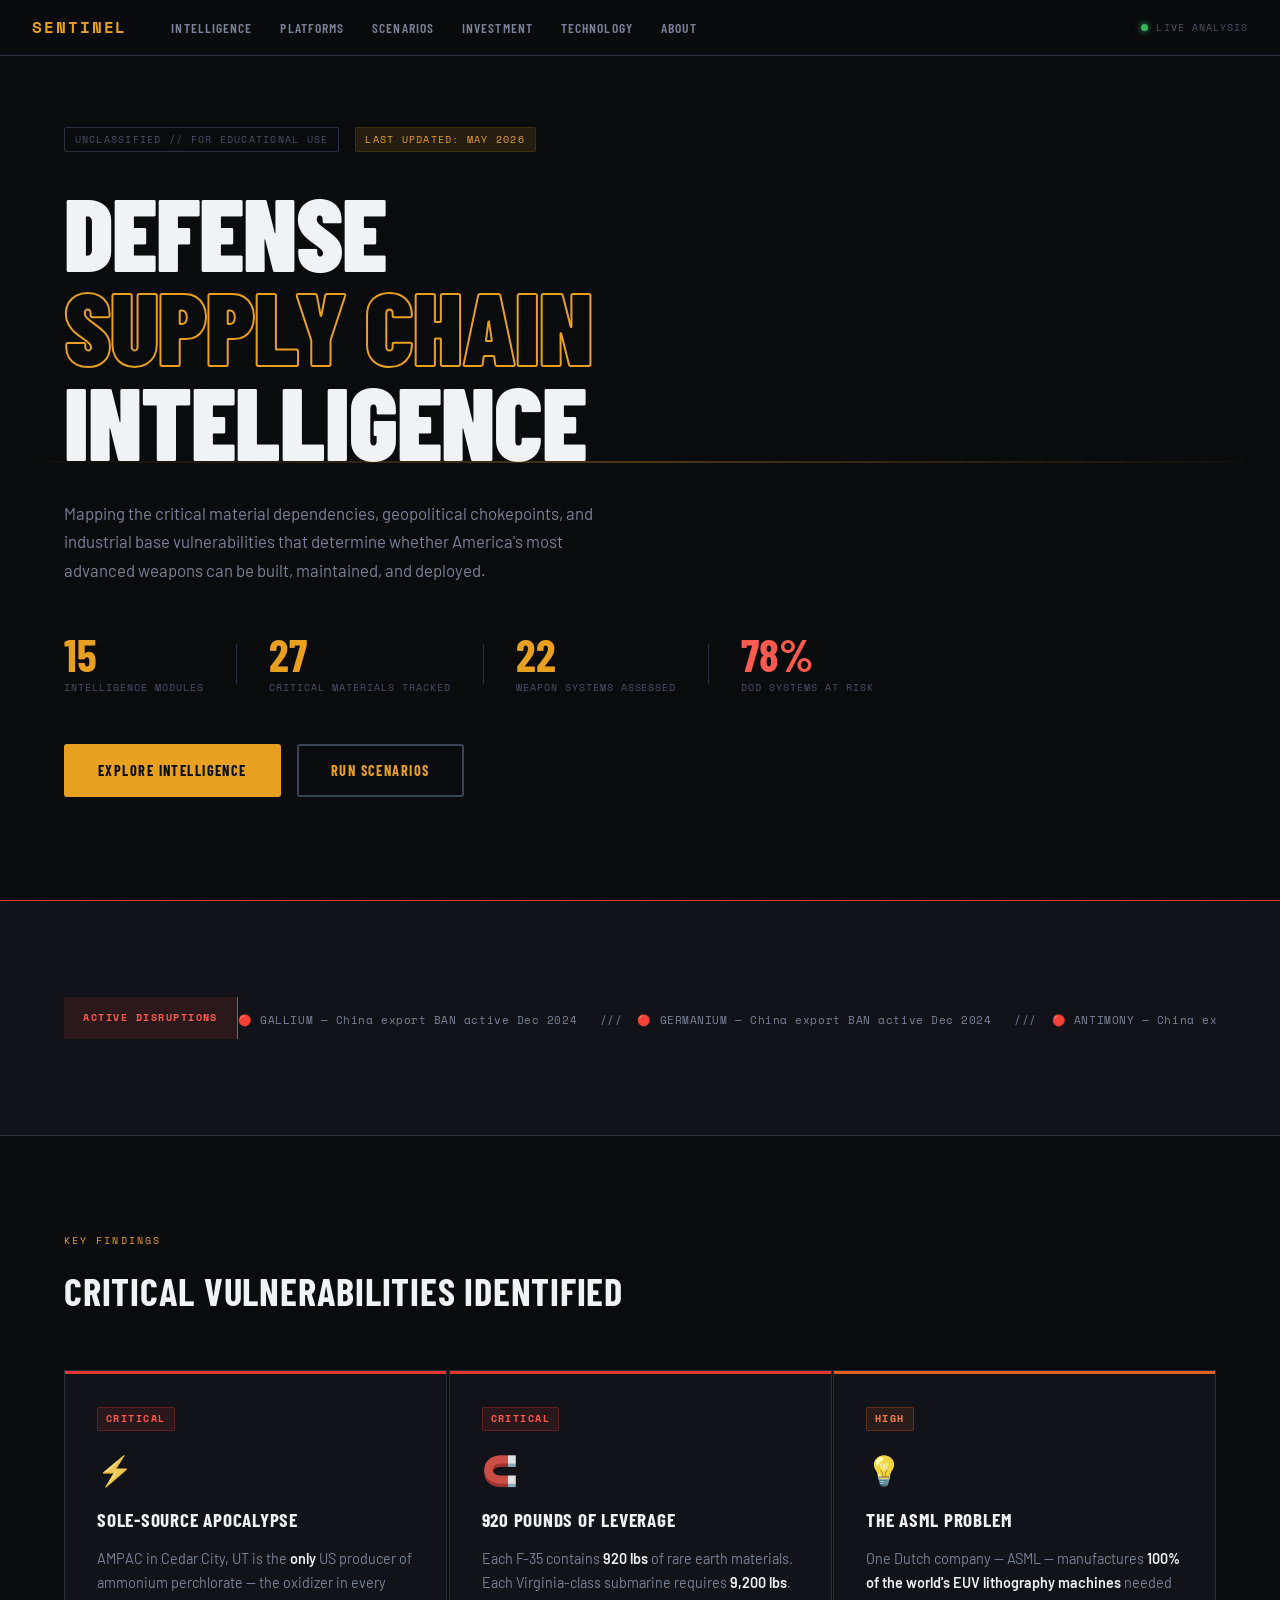
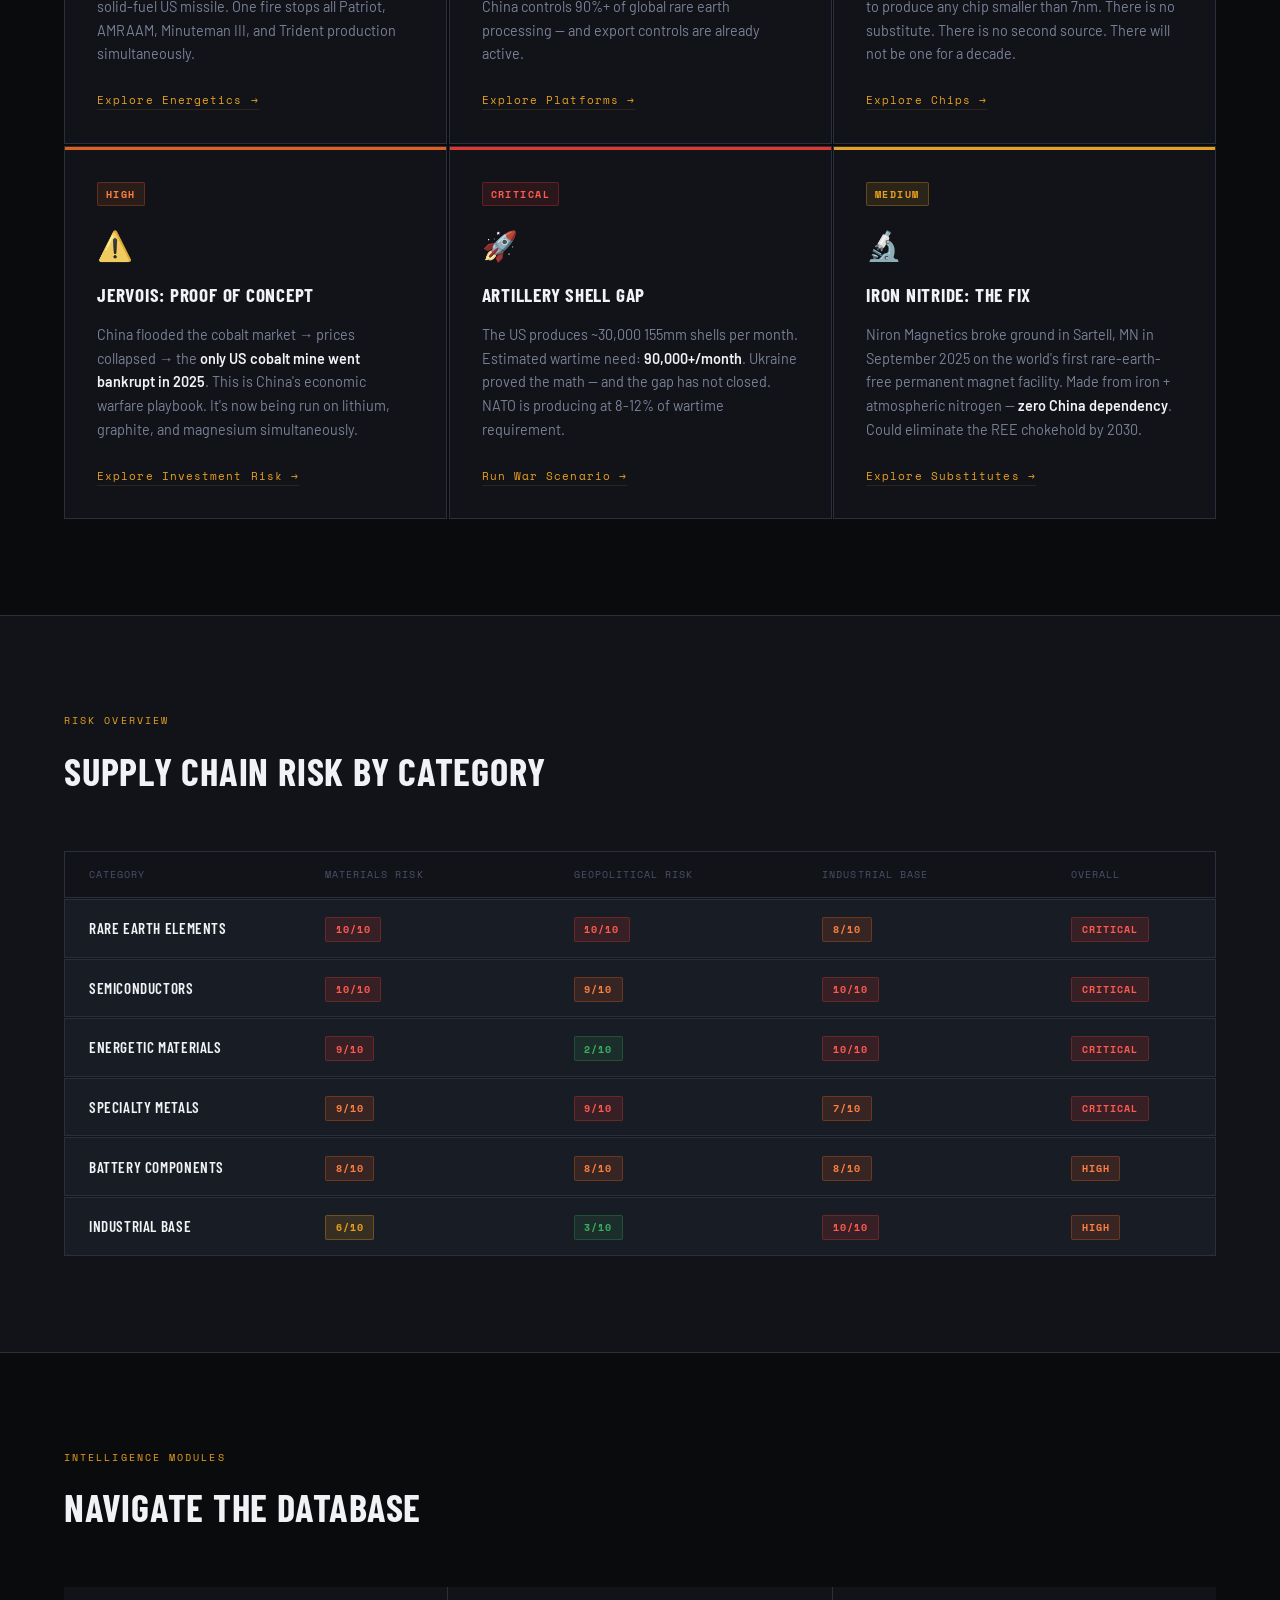
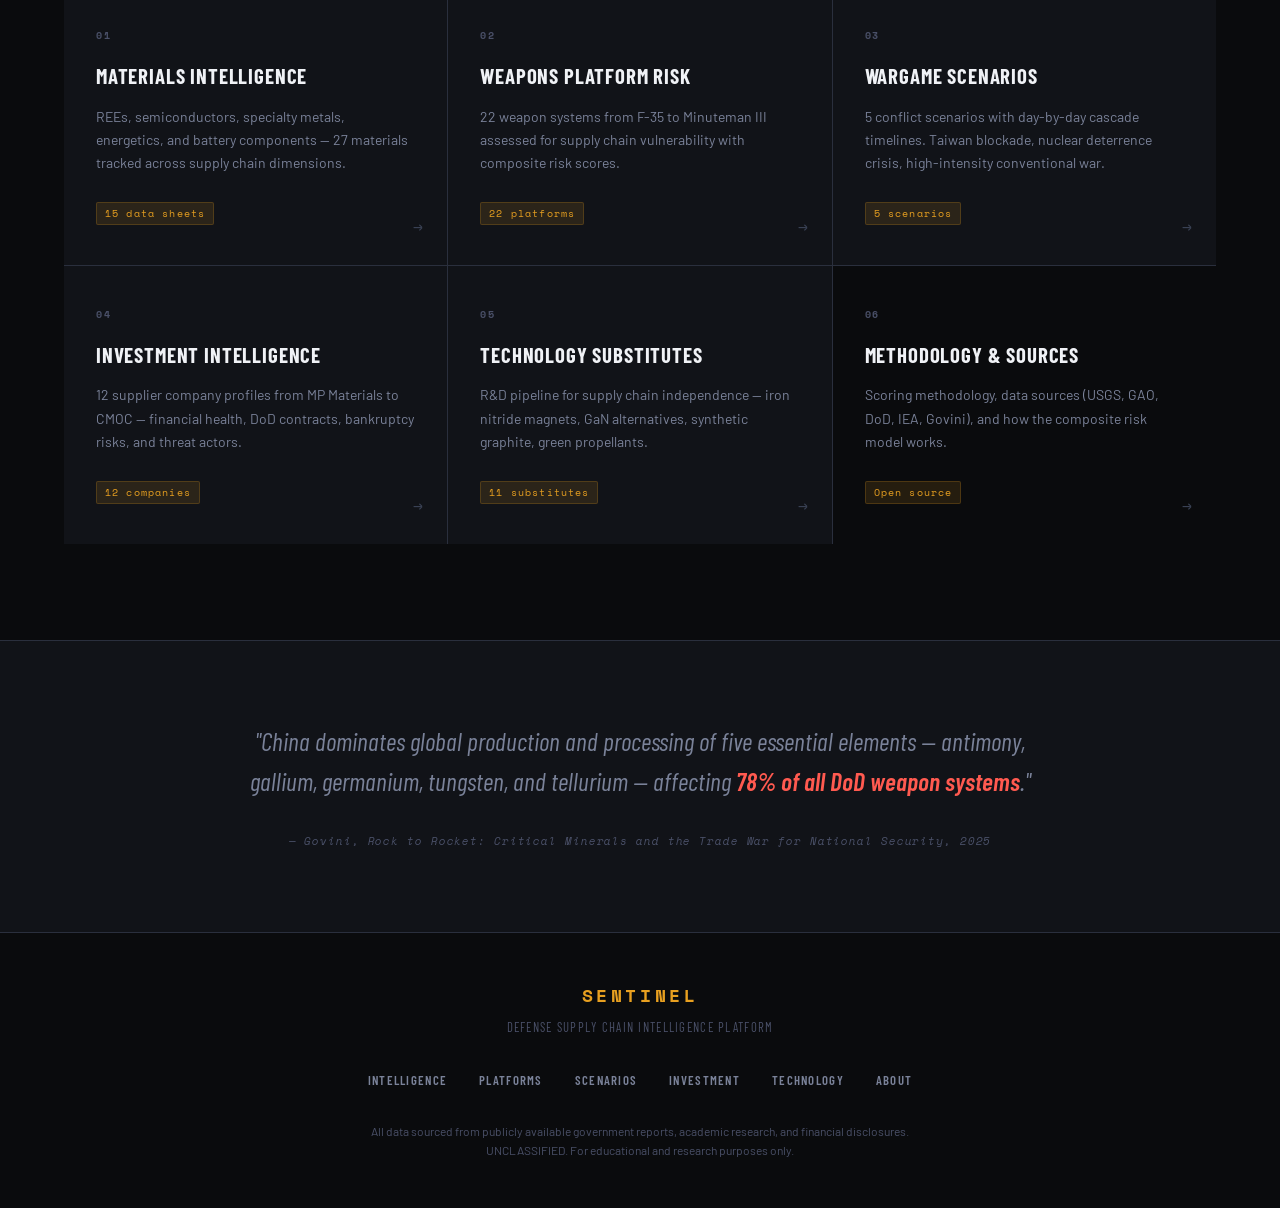
<file: index.html>
<!DOCTYPE html>
<html lang="en">
<head>
<meta charset="UTF-8">
<meta name="viewport" content="width=device-width, initial-scale=1.0">
<title>SENTINEL — Defense Supply Chain Intelligence</title>
<link rel="preconnect" href="https://fonts.googleapis.com">
<link href="https://fonts.googleapis.com/css2?family=Space+Mono:ital,wght@0,400;0,700;1,400&family=Barlow+Condensed:wght@300;400;600;700;900&family=Barlow:wght@300;400;500&display=swap" rel="stylesheet">
<link rel="stylesheet" href="style.css">
</head>
<body class="home-page">

<nav class="nav">
  <a href="index.html" class="nav-logo">SENTINEL</a>
  <div class="nav-links">
    <a href="intelligence.html">Intelligence</a>
    <a href="weapons.html">Platforms</a>
    <a href="scenarios.html">Scenarios</a>
    <a href="investment.html">Investment</a>
    <a href="technology.html">Technology</a>
    <a href="about.html">About</a>
  </div>
  <div class="nav-status">
    <span class="status-dot"></span>
    <span class="status-text">LIVE ANALYSIS</span>
  </div>
</nav>

<main>

  <!-- HERO -->
  <section class="hero">
    <div class="hero-grid-bg"></div>
    <div class="hero-scan-line"></div>

    <div class="hero-eyebrow">
      <span class="tag">UNCLASSIFIED // FOR EDUCATIONAL USE</span>
      <span class="tag tag-alt">LAST UPDATED: MAY 2026</span>
    </div>

    <h1 class="hero-title">
      <span class="hero-title-line">DEFENSE</span>
      <span class="hero-title-line hero-title-accent">SUPPLY CHAIN</span>
      <span class="hero-title-line">INTELLIGENCE</span>
    </h1>

    <p class="hero-sub">
      Mapping the critical material dependencies, geopolitical chokepoints, and industrial base vulnerabilities that determine whether America's most advanced weapons can be built, maintained, and deployed.
    </p>

    <div class="hero-stats">
      <div class="stat-block">
        <div class="stat-num">15</div>
        <div class="stat-label">Intelligence Modules</div>
      </div>
      <div class="stat-divider"></div>
      <div class="stat-block">
        <div class="stat-num">27</div>
        <div class="stat-label">Critical Materials Tracked</div>
      </div>
      <div class="stat-divider"></div>
      <div class="stat-block">
        <div class="stat-num">22</div>
        <div class="stat-label">Weapon Systems Assessed</div>
      </div>
      <div class="stat-divider"></div>
      <div class="stat-block">
        <div class="stat-num stat-red">78%</div>
        <div class="stat-label">DoD Systems at Risk</div>
      </div>
    </div>

    <div class="hero-cta">
      <a href="intelligence.html" class="btn btn-primary">Explore Intelligence</a>
      <a href="scenarios.html" class="btn btn-outline">Run Scenarios</a>
    </div>
  </section>

  <!-- ALERT BANNER -->
  <section class="alert-section">
    <div class="alert-inner">
      <div class="alert-label">ACTIVE DISRUPTIONS</div>
      <div class="alert-ticker">
        <div class="ticker-track">
          <span>🔴 GALLIUM — China export BAN active Dec 2024 &nbsp;&nbsp;///&nbsp;&nbsp;</span>
          <span>🔴 GERMANIUM — China export BAN active Dec 2024 &nbsp;&nbsp;///&nbsp;&nbsp;</span>
          <span>🔴 ANTIMONY — China export BAN active Dec 2024 &nbsp;&nbsp;///&nbsp;&nbsp;</span>
          <span>🟠 REEs — 12 elements under Chinese export controls Apr–Nov 2025 &nbsp;&nbsp;///&nbsp;&nbsp;</span>
          <span>🟠 TUNGSTEN — China export controls Jan 2025 &nbsp;&nbsp;///&nbsp;&nbsp;</span>
          <span>🔴 COBALT — DRC export suspension Feb 2025 &nbsp;&nbsp;///&nbsp;&nbsp;</span>
          <span>🔴 JERVOIS (US Cobalt Mine) — Bankrupt 2025, zero US cobalt production &nbsp;&nbsp;///&nbsp;&nbsp;</span>
          <span>🟠 WOLFSPEED (SiC/GaN) — Chapter 11 bankruptcy filed 2025 &nbsp;&nbsp;///&nbsp;&nbsp;</span>
          <span>🔴 GALLIUM — China export BAN active Dec 2024 &nbsp;&nbsp;///&nbsp;&nbsp;</span>
          <span>🔴 GERMANIUM — China export BAN active Dec 2024 &nbsp;&nbsp;///&nbsp;&nbsp;</span>
          <span>🔴 ANTIMONY — China export BAN active Dec 2024 &nbsp;&nbsp;///&nbsp;&nbsp;</span>
          <span>🟠 REEs — 12 elements under Chinese export controls Apr–Nov 2025 &nbsp;&nbsp;///&nbsp;&nbsp;</span>
          <span>🟠 TUNGSTEN — China export controls Jan 2025 &nbsp;&nbsp;///&nbsp;&nbsp;</span>
          <span>🔴 COBALT — DRC export suspension Feb 2025 &nbsp;&nbsp;///&nbsp;&nbsp;</span>
          <span>🔴 JERVOIS (US Cobalt Mine) — Bankrupt 2025, zero US cobalt production &nbsp;&nbsp;///&nbsp;&nbsp;</span>
          <span>🟠 WOLFSPEED (SiC/GaN) — Chapter 11 bankruptcy filed 2025 &nbsp;&nbsp;///&nbsp;&nbsp;</span>
        </div>
      </div>
    </div>
  </section>

  <!-- KEY FINDING CARDS -->
  <section class="findings-section">
    <div class="section-header">
      <div class="section-label">KEY FINDINGS</div>
      <h2 class="section-title">Critical Vulnerabilities Identified</h2>
    </div>

    <div class="findings-grid">

      <div class="finding-card finding-critical">
        <div class="finding-badge">CRITICAL</div>
        <div class="finding-icon">⚡</div>
        <h3>Sole-Source Apocalypse</h3>
        <p>AMPAC in Cedar City, UT is the <strong>only</strong> US producer of ammonium perchlorate — the oxidizer in every solid-fuel US missile. One fire stops all Patriot, AMRAAM, Minuteman III, and Trident production simultaneously.</p>
        <a href="intelligence.html#energetics" class="finding-link">Explore Energetics →</a>
      </div>

      <div class="finding-card finding-critical">
        <div class="finding-badge">CRITICAL</div>
        <div class="finding-icon">🧲</div>
        <h3>920 Pounds of Leverage</h3>
        <p>Each F-35 contains <strong>920 lbs</strong> of rare earth materials. Each Virginia-class submarine requires <strong>9,200 lbs</strong>. China controls 90%+ of global rare earth processing — and export controls are already active.</p>
        <a href="weapons.html" class="finding-link">Explore Platforms →</a>
      </div>

      <div class="finding-card finding-high">
        <div class="finding-badge finding-badge-high">HIGH</div>
        <div class="finding-icon">💡</div>
        <h3>The ASML Problem</h3>
        <p>One Dutch company — ASML — manufactures <strong>100% of the world's EUV lithography machines</strong> needed to produce any chip smaller than 7nm. There is no substitute. There is no second source. There will not be one for a decade.</p>
        <a href="intelligence.html#semiconductors" class="finding-link">Explore Chips →</a>
      </div>

      <div class="finding-card finding-high">
        <div class="finding-badge finding-badge-high">HIGH</div>
        <div class="finding-icon">⚠️</div>
        <h3>Jervois: Proof of Concept</h3>
        <p>China flooded the cobalt market → prices collapsed → the <strong>only US cobalt mine went bankrupt in 2025</strong>. This is China's economic warfare playbook. It's now being run on lithium, graphite, and magnesium simultaneously.</p>
        <a href="investment.html" class="finding-link">Explore Investment Risk →</a>
      </div>

      <div class="finding-card finding-critical">
        <div class="finding-badge">CRITICAL</div>
        <div class="finding-icon">🚀</div>
        <h3>Artillery Shell Gap</h3>
        <p>The US produces ~30,000 155mm shells per month. Estimated wartime need: <strong>90,000+/month</strong>. Ukraine proved the math — and the gap has not closed. NATO is producing at 8-12% of wartime requirement.</p>
        <a href="scenarios.html" class="finding-link">Run War Scenario →</a>
      </div>

      <div class="finding-card finding-medium">
        <div class="finding-badge finding-badge-medium">MEDIUM</div>
        <div class="finding-icon">🔬</div>
        <h3>Iron Nitride: The Fix</h3>
        <p>Niron Magnetics broke ground in Sartell, MN in September 2025 on the world's first rare-earth-free permanent magnet facility. Made from iron + atmospheric nitrogen — <strong>zero China dependency</strong>. Could eliminate the REE chokehold by 2030.</p>
        <a href="technology.html" class="finding-link">Explore Substitutes →</a>
      </div>

    </div>
  </section>

  <!-- RISK OVERVIEW MATRIX -->
  <section class="matrix-section">
    <div class="section-header">
      <div class="section-label">RISK OVERVIEW</div>
      <h2 class="section-title">Supply Chain Risk by Category</h2>
    </div>

    <div class="matrix-grid">
      <div class="matrix-row matrix-header-row">
        <div>Category</div>
        <div>Materials Risk</div>
        <div>Geopolitical Risk</div>
        <div>Industrial Base</div>
        <div>Overall</div>
      </div>
      <div class="matrix-row">
        <div class="matrix-label"><a href="intelligence.html">Rare Earth Elements</a></div>
        <div><span class="risk-pill risk-critical">10/10</span></div>
        <div><span class="risk-pill risk-critical">10/10</span></div>
        <div><span class="risk-pill risk-high">8/10</span></div>
        <div><span class="risk-pill risk-critical">CRITICAL</span></div>
      </div>
      <div class="matrix-row">
        <div class="matrix-label"><a href="intelligence.html">Semiconductors</a></div>
        <div><span class="risk-pill risk-critical">10/10</span></div>
        <div><span class="risk-pill risk-high">9/10</span></div>
        <div><span class="risk-pill risk-critical">10/10</span></div>
        <div><span class="risk-pill risk-critical">CRITICAL</span></div>
      </div>
      <div class="matrix-row">
        <div class="matrix-label"><a href="intelligence.html">Energetic Materials</a></div>
        <div><span class="risk-pill risk-critical">9/10</span></div>
        <div><span class="risk-pill risk-low">2/10</span></div>
        <div><span class="risk-pill risk-critical">10/10</span></div>
        <div><span class="risk-pill risk-critical">CRITICAL</span></div>
      </div>
      <div class="matrix-row">
        <div class="matrix-label"><a href="intelligence.html">Specialty Metals</a></div>
        <div><span class="risk-pill risk-high">9/10</span></div>
        <div><span class="risk-pill risk-critical">9/10</span></div>
        <div><span class="risk-pill risk-high">7/10</span></div>
        <div><span class="risk-pill risk-critical">CRITICAL</span></div>
      </div>
      <div class="matrix-row">
        <div class="matrix-label"><a href="intelligence.html">Battery Components</a></div>
        <div><span class="risk-pill risk-high">8/10</span></div>
        <div><span class="risk-pill risk-high">8/10</span></div>
        <div><span class="risk-pill risk-high">8/10</span></div>
        <div><span class="risk-pill risk-high">HIGH</span></div>
      </div>
      <div class="matrix-row">
        <div class="matrix-label">Industrial Base</div>
        <div><span class="risk-pill risk-medium">6/10</span></div>
        <div><span class="risk-pill risk-low">3/10</span></div>
        <div><span class="risk-pill risk-critical">10/10</span></div>
        <div><span class="risk-pill risk-high">HIGH</span></div>
      </div>
    </div>
  </section>

  <!-- MODULE NAVIGATION -->
  <section class="modules-section">
    <div class="section-header">
      <div class="section-label">INTELLIGENCE MODULES</div>
      <h2 class="section-title">Navigate the Database</h2>
    </div>

    <div class="modules-grid">
      <a href="intelligence.html" class="module-card">
        <div class="module-number">01</div>
        <h3>Materials Intelligence</h3>
        <p>REEs, semiconductors, specialty metals, energetics, and battery components — 27 materials tracked across supply chain dimensions.</p>
        <div class="module-tag">15 data sheets</div>
      </a>
      <a href="weapons.html" class="module-card">
        <div class="module-number">02</div>
        <h3>Weapons Platform Risk</h3>
        <p>22 weapon systems from F-35 to Minuteman III assessed for supply chain vulnerability with composite risk scores.</p>
        <div class="module-tag">22 platforms</div>
      </a>
      <a href="scenarios.html" class="module-card">
        <div class="module-number">03</div>
        <h3>Wargame Scenarios</h3>
        <p>5 conflict scenarios with day-by-day cascade timelines. Taiwan blockade, nuclear deterrence crisis, high-intensity conventional war.</p>
        <div class="module-tag">5 scenarios</div>
      </a>
      <a href="investment.html" class="module-card">
        <div class="module-number">04</div>
        <h3>Investment Intelligence</h3>
        <p>12 supplier company profiles from MP Materials to CMOC — financial health, DoD contracts, bankruptcy risks, and threat actors.</p>
        <div class="module-tag">12 companies</div>
      </a>
      <a href="technology.html" class="module-card">
        <div class="module-number">05</div>
        <h3>Technology Substitutes</h3>
        <p>R&D pipeline for supply chain independence — iron nitride magnets, GaN alternatives, synthetic graphite, green propellants.</p>
        <div class="module-tag">11 substitutes</div>
      </a>
      <a href="about.html" class="module-card module-card-alt">
        <div class="module-number">06</div>
        <h3>Methodology & Sources</h3>
        <p>Scoring methodology, data sources (USGS, GAO, DoD, IEA, Govini), and how the composite risk model works.</p>
        <div class="module-tag">Open source</div>
      </a>
    </div>
  </section>

  <!-- FOOTER QUOTE -->
  <section class="quote-section">
    <blockquote>
      "China dominates global production and processing of five essential elements — antimony, gallium, germanium, tungsten, and tellurium — affecting <strong>78% of all DoD weapon systems</strong>."
    </blockquote>
    <cite>— Govini, <em>Rock to Rocket: Critical Minerals and the Trade War for National Security</em>, 2025</cite>
  </section>

</main>

<footer class="footer">
  <div class="footer-inner">
    <div class="footer-logo">SENTINEL</div>
    <div class="footer-desc">Defense Supply Chain Intelligence Platform</div>
    <div class="footer-links">
      <a href="intelligence.html">Intelligence</a>
      <a href="weapons.html">Platforms</a>
      <a href="scenarios.html">Scenarios</a>
      <a href="investment.html">Investment</a>
      <a href="technology.html">Technology</a>
      <a href="about.html">About</a>
    </div>
    <div class="footer-disclaimer">
      All data sourced from publicly available government reports, academic research, and financial disclosures. UNCLASSIFIED. For educational and research purposes only.
    </div>
  </div>
</footer>

<script src="main.js"></script>
</body>
</html>
</file>
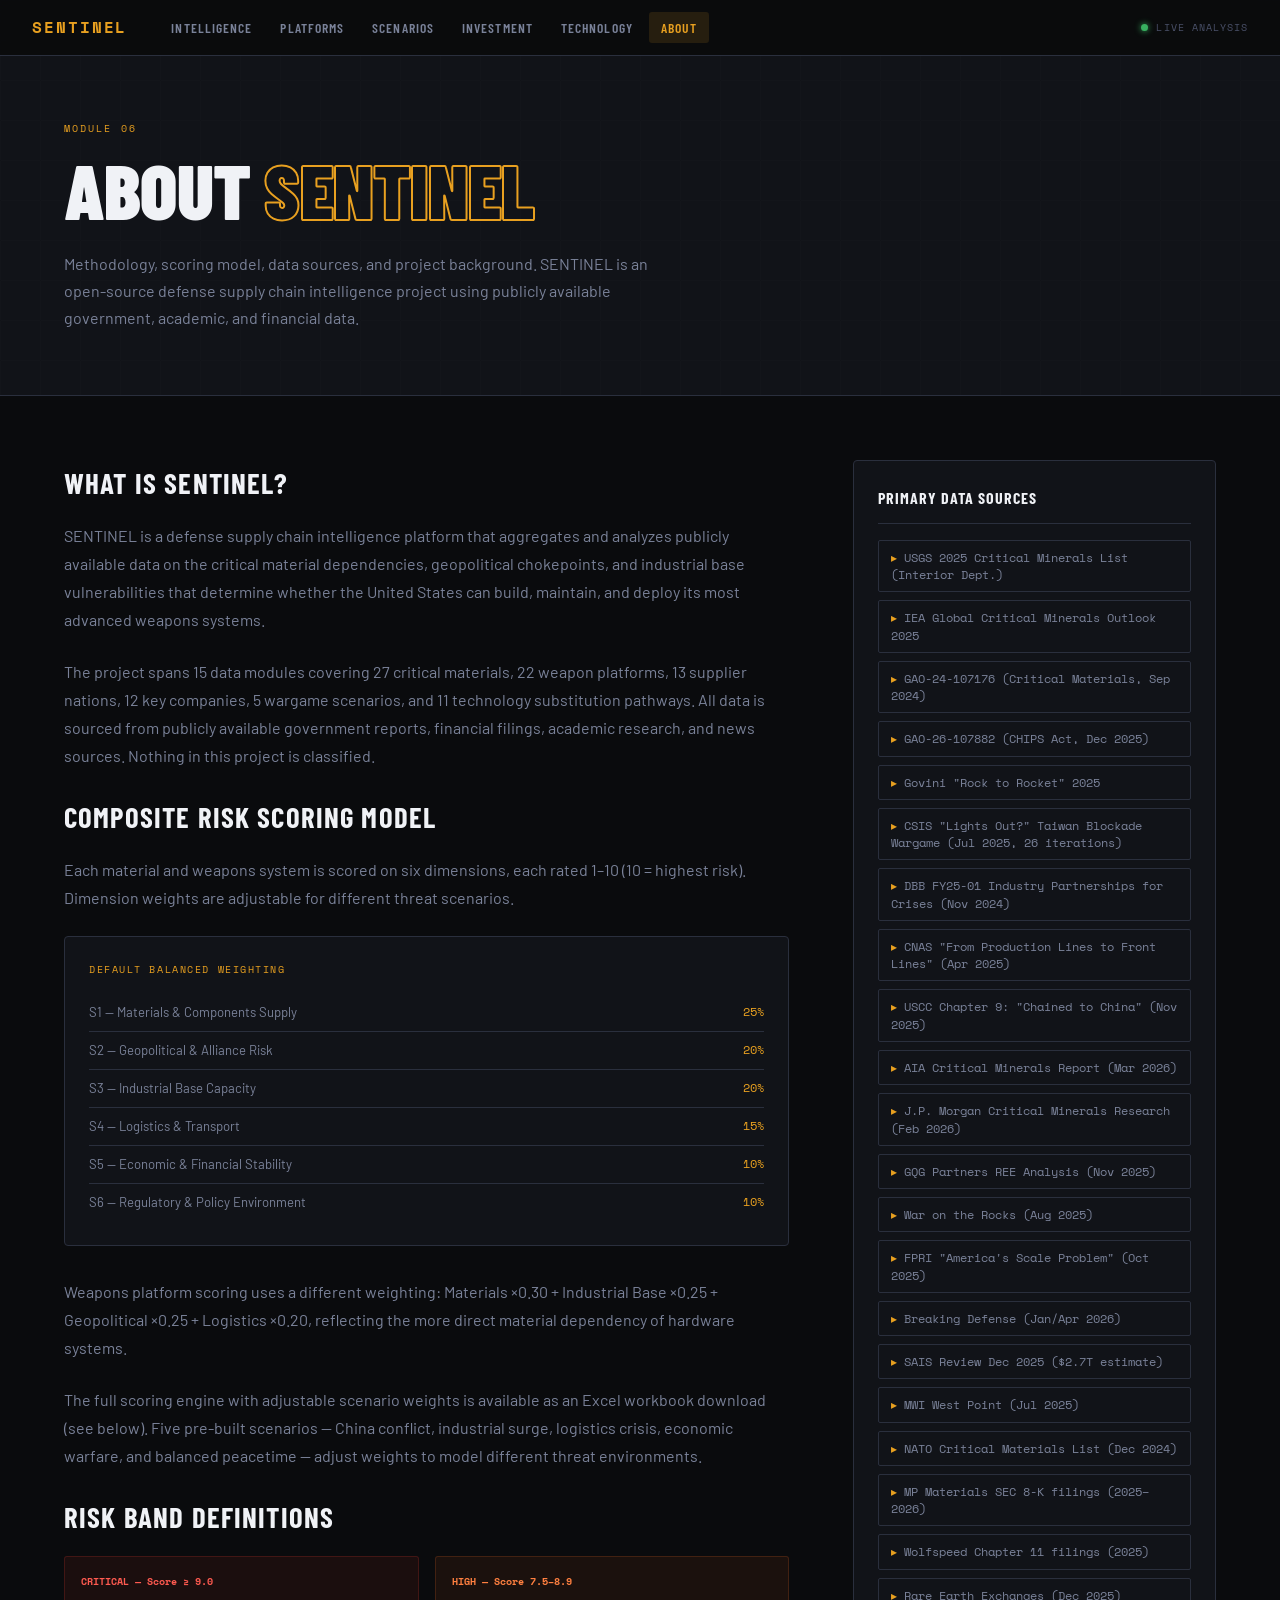
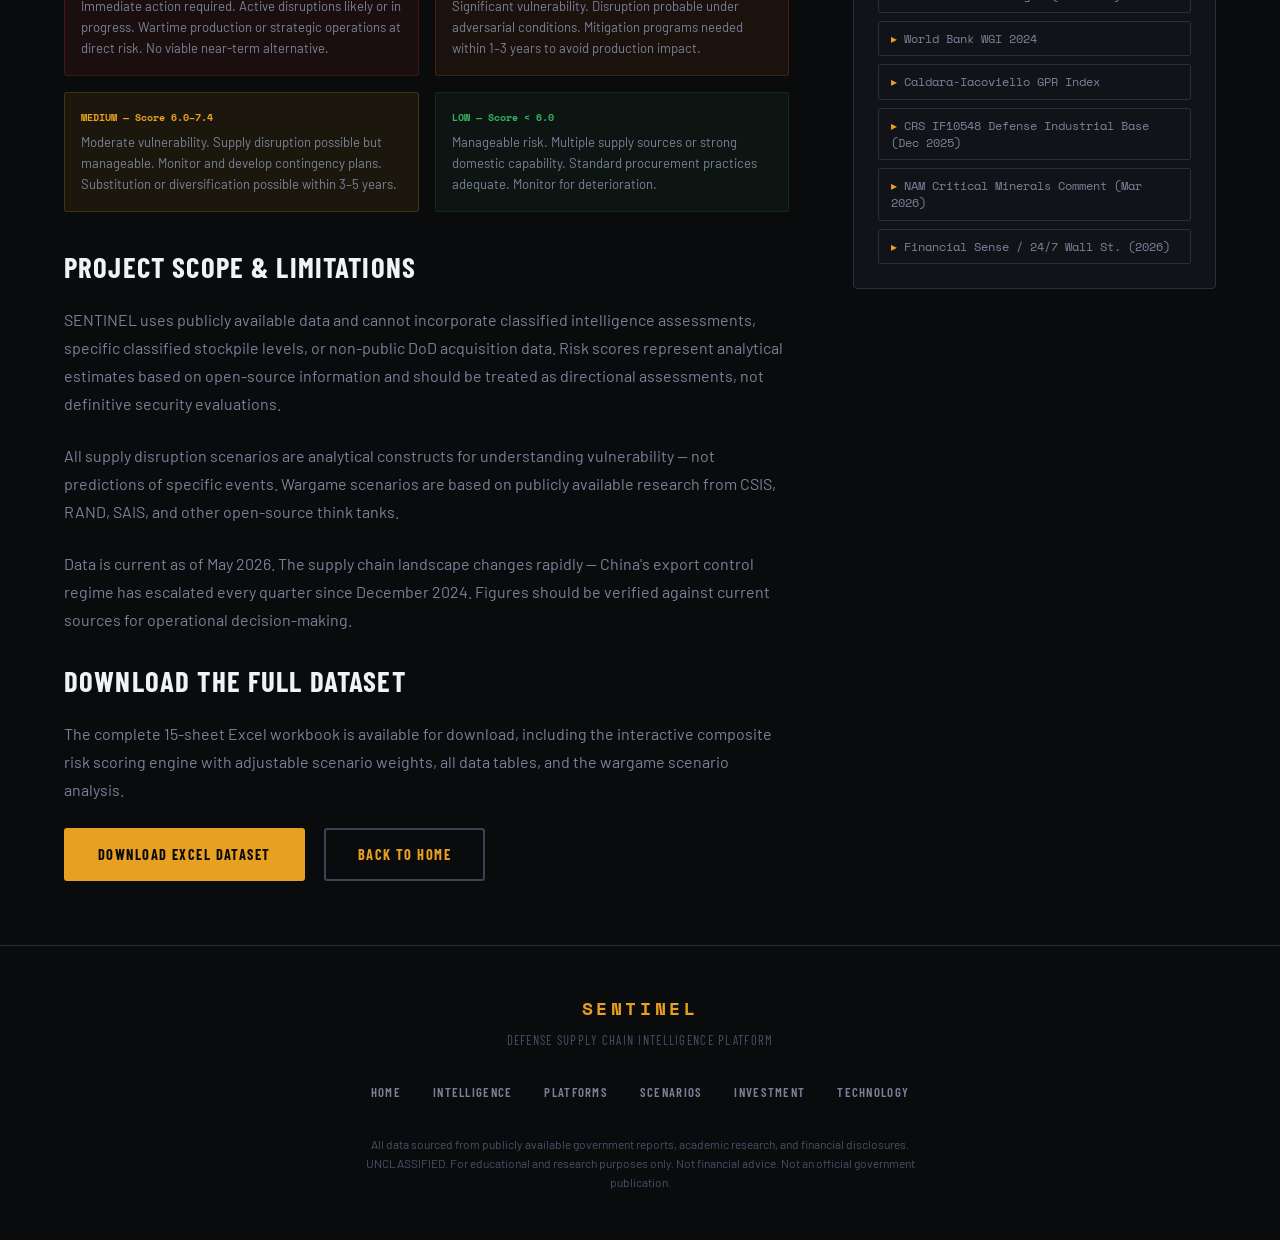
<file: about.html>
<!DOCTYPE html>
<html lang="en">
<head>
<meta charset="UTF-8">
<meta name="viewport" content="width=device-width, initial-scale=1.0">
<title>About & Methodology — SENTINEL</title>
<link rel="preconnect" href="https://fonts.googleapis.com">
<link href="https://fonts.googleapis.com/css2?family=Space+Mono:ital,wght@0,400;0,700;1,400&family=Barlow+Condensed:wght@300;400;600;700;900&family=Barlow:wght@300;400;500&display=swap" rel="stylesheet">
<link rel="stylesheet" href="style.css">
</head>
<body>
<nav class="nav">
  <a href="index.html" class="nav-logo">SENTINEL</a>
  <div class="nav-links">
    <a href="intelligence.html">Intelligence</a>
    <a href="weapons.html">Platforms</a>
    <a href="scenarios.html">Scenarios</a>
    <a href="investment.html">Investment</a>
    <a href="technology.html">Technology</a>
    <a href="about.html" class="active">About</a>
  </div>
  <div class="nav-status"><span class="status-dot"></span><span class="status-text">LIVE ANALYSIS</span></div>
</nav>

<main>
<div class="page-hero">
  <div class="page-hero-inner">
    <div class="section-label">MODULE 06</div>
    <h1>ABOUT <em>SENTINEL</em></h1>
    <p>Methodology, scoring model, data sources, and project background. SENTINEL is an open-source defense supply chain intelligence project using publicly available government, academic, and financial data.</p>
  </div>
</div>

<section class="data-section">
  <div class="about-grid">
    <div class="about-content">

      <h2>What Is SENTINEL?</h2>
      <p>SENTINEL is a defense supply chain intelligence platform that aggregates and analyzes publicly available data on the critical material dependencies, geopolitical chokepoints, and industrial base vulnerabilities that determine whether the United States can build, maintain, and deploy its most advanced weapons systems.</p>
      <p>The project spans 15 data modules covering 27 critical materials, 22 weapon platforms, 13 supplier nations, 12 key companies, 5 wargame scenarios, and 11 technology substitution pathways. All data is sourced from publicly available government reports, financial filings, academic research, and news sources. Nothing in this project is classified.</p>

      <h2>Composite Risk Scoring Model</h2>
      <p>Each material and weapons system is scored on six dimensions, each rated 1–10 (10 = highest risk). Dimension weights are adjustable for different threat scenarios.</p>
      <div style="background:var(--bg2); border:1px solid var(--border); padding:1.5rem; border-radius:4px; margin-bottom:2rem;">
        <div style="font-family:var(--font-mono); font-size:0.65rem; color:var(--amber); letter-spacing:0.15em; text-transform:uppercase; margin-bottom:1rem;">Default Balanced Weighting</div>
        <div class="score-weight-row"><span>S1 — Materials & Components Supply</span><span class="score-weight-num">25%</span></div>
        <div class="score-weight-row"><span>S2 — Geopolitical & Alliance Risk</span><span class="score-weight-num">20%</span></div>
        <div class="score-weight-row"><span>S3 — Industrial Base Capacity</span><span class="score-weight-num">20%</span></div>
        <div class="score-weight-row"><span>S4 — Logistics & Transport</span><span class="score-weight-num">15%</span></div>
        <div class="score-weight-row"><span>S5 — Economic & Financial Stability</span><span class="score-weight-num">10%</span></div>
        <div class="score-weight-row"><span>S6 — Regulatory & Policy Environment</span><span class="score-weight-num">10%</span></div>
      </div>
      <p>Weapons platform scoring uses a different weighting: Materials ×0.30 + Industrial Base ×0.25 + Geopolitical ×0.25 + Logistics ×0.20, reflecting the more direct material dependency of hardware systems.</p>
      <p>The full scoring engine with adjustable scenario weights is available as an Excel workbook download (see below). Five pre-built scenarios — China conflict, industrial surge, logistics crisis, economic warfare, and balanced peacetime — adjust weights to model different threat environments.</p>

      <h2>Risk Band Definitions</h2>
      <div style="display:grid; grid-template-columns:1fr 1fr; gap:1rem; margin-bottom:2rem;">
        <div style="background:rgba(224,56,48,0.08); border:1px solid rgba(224,56,48,0.2); padding:1rem; border-radius:3px;">
          <div style="font-family:var(--font-mono); font-size:0.65rem; color:var(--red2); font-weight:700; margin-bottom:0.4rem;">CRITICAL — Score ≥ 9.0</div>
          <div style="font-size:0.82rem; color:var(--text2);">Immediate action required. Active disruptions likely or in progress. Wartime production or strategic operations at direct risk. No viable near-term alternative.</div>
        </div>
        <div style="background:rgba(224,96,32,0.08); border:1px solid rgba(224,96,32,0.2); padding:1rem; border-radius:3px;">
          <div style="font-family:var(--font-mono); font-size:0.65rem; color:#ff8040; font-weight:700; margin-bottom:0.4rem;">HIGH — Score 7.5–8.9</div>
          <div style="font-size:0.82rem; color:var(--text2);">Significant vulnerability. Disruption probable under adversarial conditions. Mitigation programs needed within 1–3 years to avoid production impact.</div>
        </div>
        <div style="background:rgba(232,160,32,0.08); border:1px solid rgba(232,160,32,0.2); padding:1rem; border-radius:3px;">
          <div style="font-family:var(--font-mono); font-size:0.65rem; color:var(--amber); font-weight:700; margin-bottom:0.4rem;">MEDIUM — Score 6.0–7.4</div>
          <div style="font-size:0.82rem; color:var(--text2);">Moderate vulnerability. Supply disruption possible but manageable. Monitor and develop contingency plans. Substitution or diversification possible within 3–5 years.</div>
        </div>
        <div style="background:rgba(56,176,96,0.06); border:1px solid rgba(56,176,96,0.15); padding:1rem; border-radius:3px;">
          <div style="font-family:var(--font-mono); font-size:0.65rem; color:var(--green); font-weight:700; margin-bottom:0.4rem;">LOW — Score &lt; 6.0</div>
          <div style="font-size:0.82rem; color:var(--text2);">Manageable risk. Multiple supply sources or strong domestic capability. Standard procurement practices adequate. Monitor for deterioration.</div>
        </div>
      </div>

      <h2>Project Scope & Limitations</h2>
      <p>SENTINEL uses publicly available data and cannot incorporate classified intelligence assessments, specific classified stockpile levels, or non-public DoD acquisition data. Risk scores represent analytical estimates based on open-source information and should be treated as directional assessments, not definitive security evaluations.</p>
      <p>All supply disruption scenarios are analytical constructs for understanding vulnerability — not predictions of specific events. Wargame scenarios are based on publicly available research from CSIS, RAND, SAIS, and other open-source think tanks.</p>
      <p>Data is current as of May 2026. The supply chain landscape changes rapidly — China's export control regime has escalated every quarter since December 2024. Figures should be verified against current sources for operational decision-making.</p>

      <h2>Download the Full Dataset</h2>
      <p>The complete 15-sheet Excel workbook is available for download, including the interactive composite risk scoring engine with adjustable scenario weights, all data tables, and the wargame scenario analysis.</p>
      <div style="margin-top:1rem;">
        <a href="#" class="btn btn-primary" style="margin-right:1rem;">Download Excel Dataset</a>
        <a href="index.html" class="btn btn-outline">Back to Home</a>
      </div>

    </div>

    <div>
      <div class="scoring-box">
        <h3>Primary Data Sources</h3>
        <ul class="source-list">
          <li>USGS 2025 Critical Minerals List (Interior Dept.)</li>
          <li>IEA Global Critical Minerals Outlook 2025</li>
          <li>GAO-24-107176 (Critical Materials, Sep 2024)</li>
          <li>GAO-26-107882 (CHIPS Act, Dec 2025)</li>
          <li>Govini "Rock to Rocket" 2025</li>
          <li>CSIS "Lights Out?" Taiwan Blockade Wargame (Jul 2025, 26 iterations)</li>
          <li>DBB FY25-01 Industry Partnerships for Crises (Nov 2024)</li>
          <li>CNAS "From Production Lines to Front Lines" (Apr 2025)</li>
          <li>USCC Chapter 9: "Chained to China" (Nov 2025)</li>
          <li>AIA Critical Minerals Report (Mar 2026)</li>
          <li>J.P. Morgan Critical Minerals Research (Feb 2026)</li>
          <li>GQG Partners REE Analysis (Nov 2025)</li>
          <li>War on the Rocks (Aug 2025)</li>
          <li>FPRI "America's Scale Problem" (Oct 2025)</li>
          <li>Breaking Defense (Jan/Apr 2026)</li>
          <li>SAIS Review Dec 2025 ($2.7T estimate)</li>
          <li>MWI West Point (Jul 2025)</li>
          <li>NATO Critical Materials List (Dec 2024)</li>
          <li>MP Materials SEC 8-K filings (2025–2026)</li>
          <li>Wolfspeed Chapter 11 filings (2025)</li>
          <li>Rare Earth Exchanges (Dec 2025)</li>
          <li>World Bank WGI 2024</li>
          <li>Caldara-Iacoviello GPR Index</li>
          <li>CRS IF10548 Defense Industrial Base (Dec 2025)</li>
          <li>NAM Critical Minerals Comment (Mar 2026)</li>
          <li>Financial Sense / 24/7 Wall St. (2026)</li>
        </ul>
      </div>
    </div>
  </div>
</section>

</main>

<footer class="footer">
  <div class="footer-inner">
    <div class="footer-logo">SENTINEL</div>
    <div class="footer-desc">Defense Supply Chain Intelligence Platform</div>
    <div class="footer-links">
      <a href="index.html">Home</a><a href="intelligence.html">Intelligence</a><a href="weapons.html">Platforms</a><a href="scenarios.html">Scenarios</a><a href="investment.html">Investment</a><a href="technology.html">Technology</a>
    </div>
    <div class="footer-disclaimer">All data sourced from publicly available government reports, academic research, and financial disclosures. UNCLASSIFIED. For educational and research purposes only. Not financial advice. Not an official government publication.</div>
  </div>
</footer>
<script src="main.js"></script>
</body>
</html>
</file>
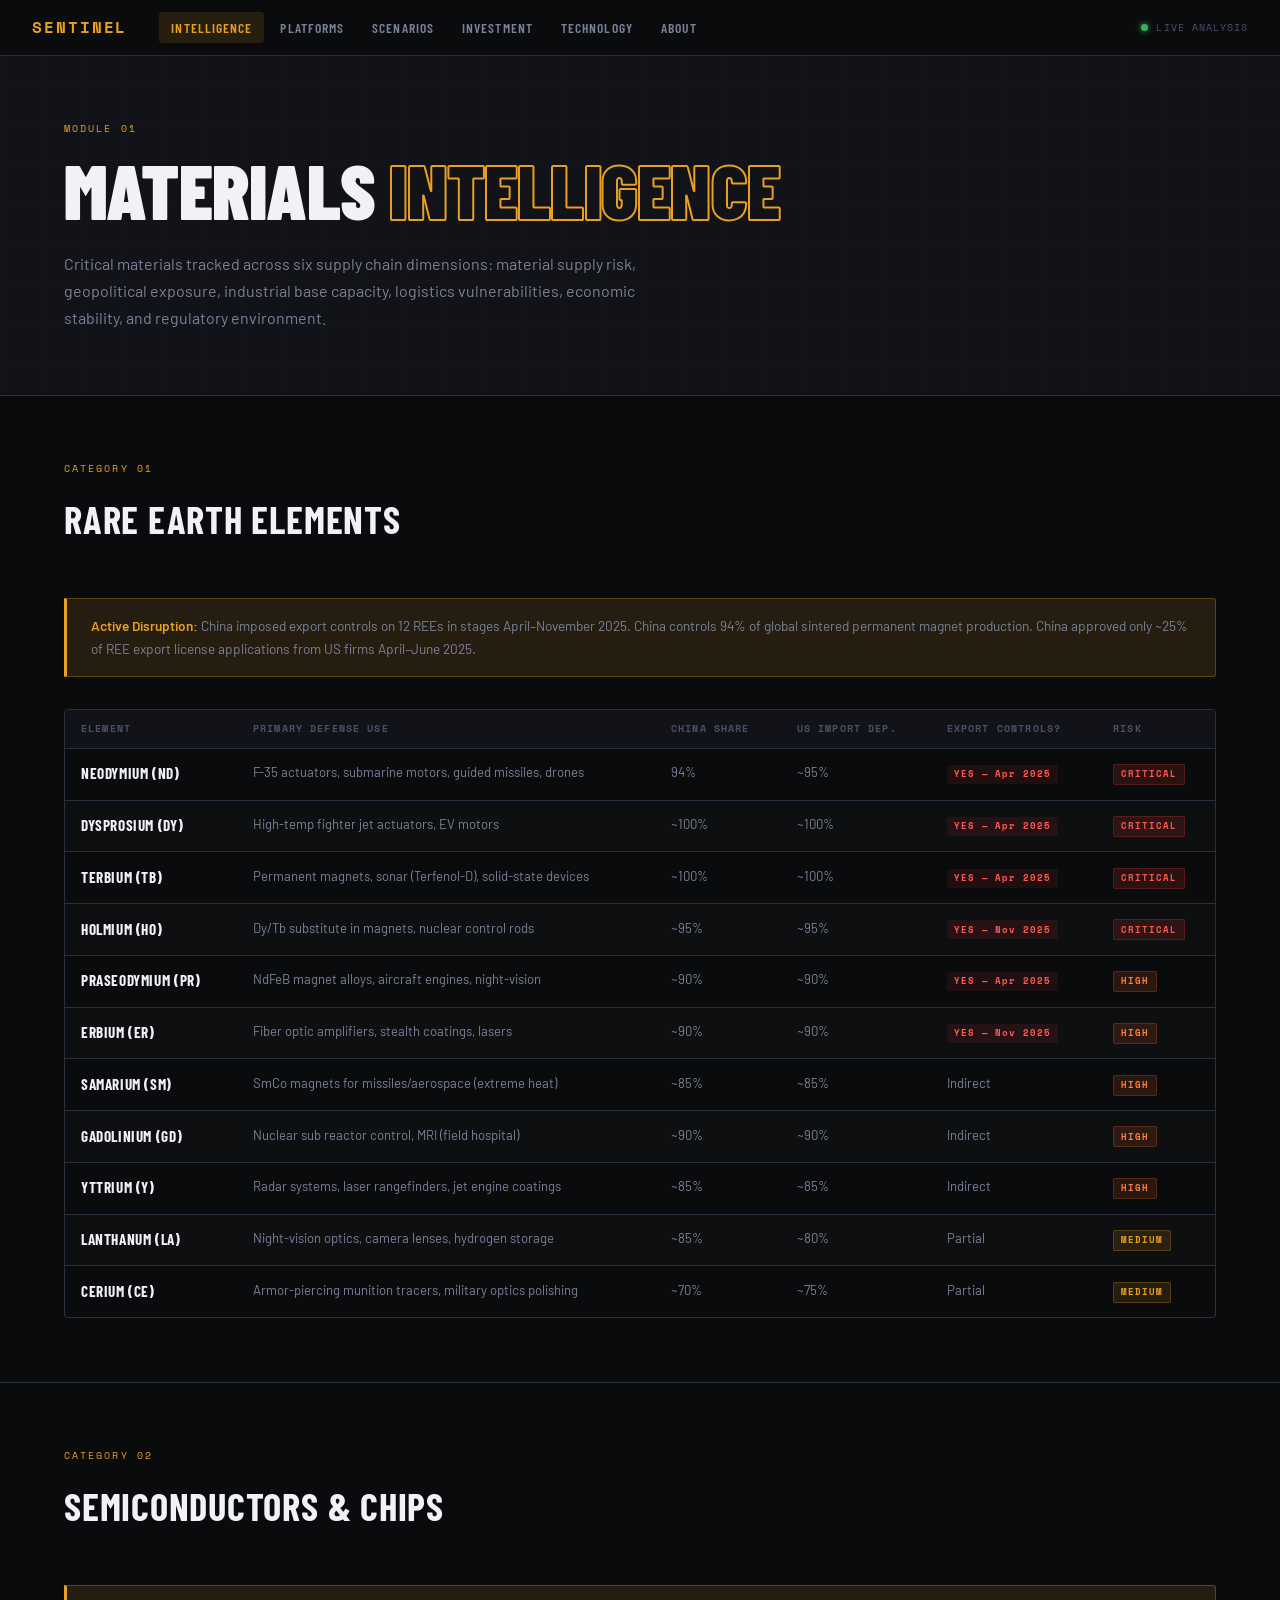
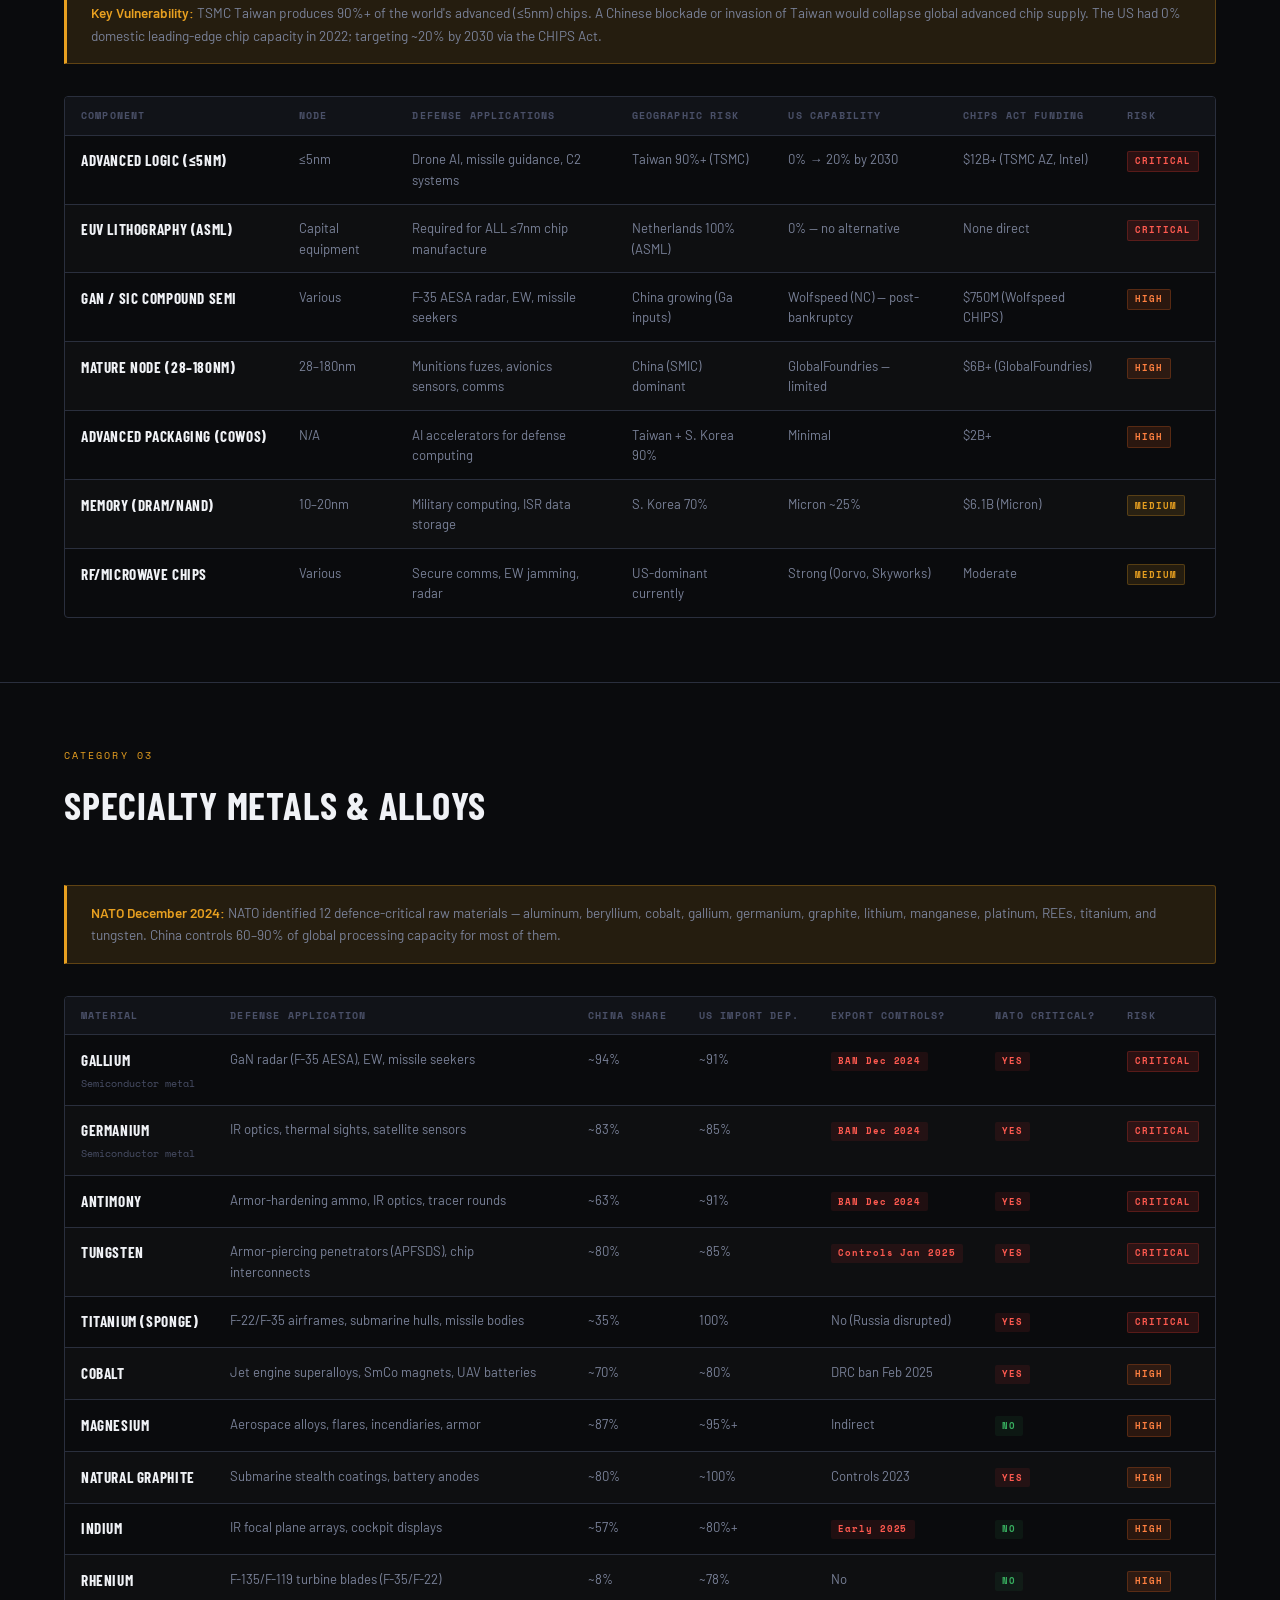
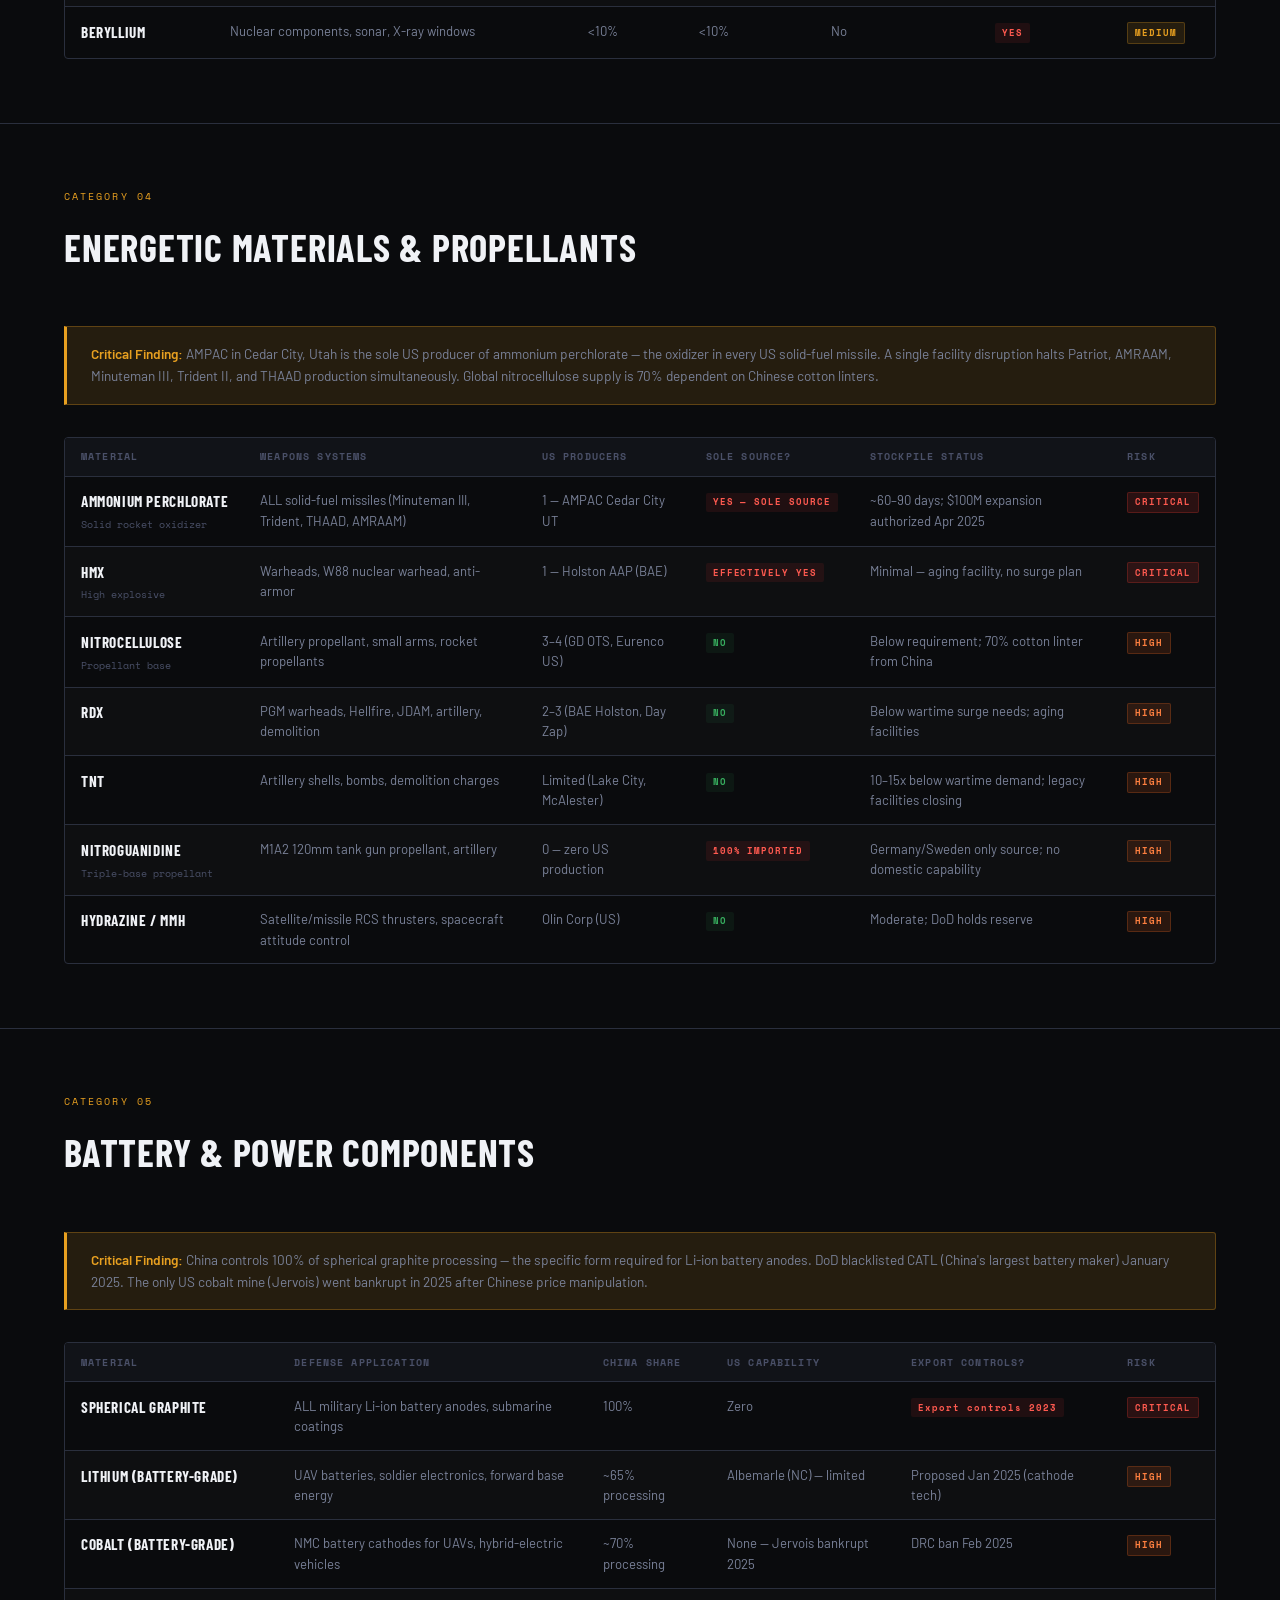
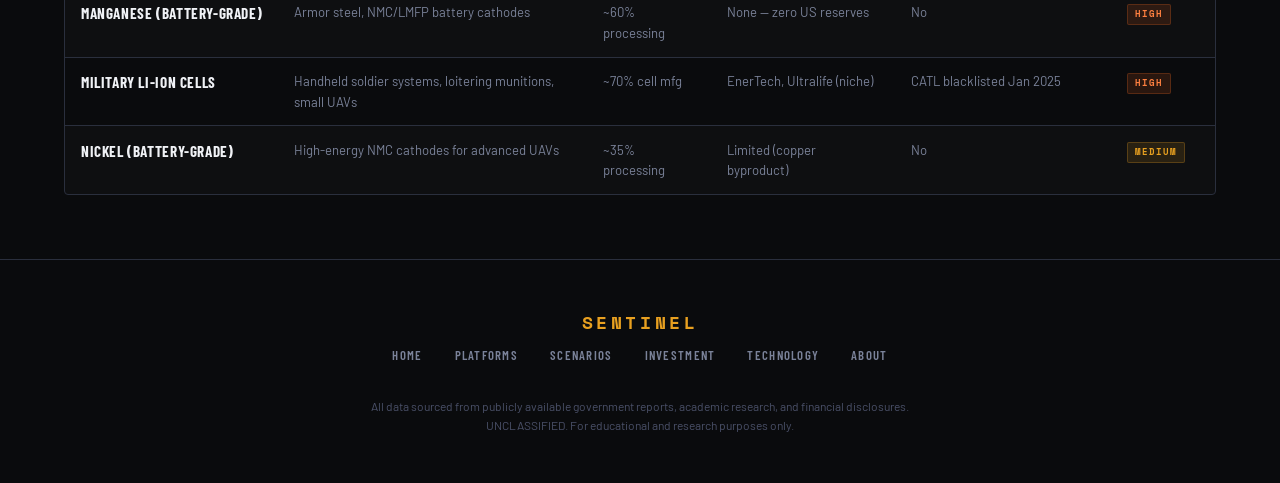
<file: intelligence.html>
<!DOCTYPE html>
<html lang="en">
<head>
<meta charset="UTF-8">
<meta name="viewport" content="width=device-width, initial-scale=1.0">
<title>Materials Intelligence — SENTINEL</title>
<link rel="preconnect" href="https://fonts.googleapis.com">
<link href="https://fonts.googleapis.com/css2?family=Space+Mono:ital,wght@0,400;0,700;1,400&family=Barlow+Condensed:wght@300;400;600;700;900&family=Barlow:wght@300;400;500&display=swap" rel="stylesheet">
<link rel="stylesheet" href="style.css">
</head>
<body>
<nav class="nav">
  <a href="index.html" class="nav-logo">SENTINEL</a>
  <div class="nav-links">
    <a href="intelligence.html" class="active">Intelligence</a>
    <a href="weapons.html">Platforms</a>
    <a href="scenarios.html">Scenarios</a>
    <a href="investment.html">Investment</a>
    <a href="technology.html">Technology</a>
    <a href="about.html">About</a>
  </div>
  <div class="nav-status"><span class="status-dot"></span><span class="status-text">LIVE ANALYSIS</span></div>
</nav>

<main>
<div class="page-hero">
  <div class="page-hero-inner">
    <div class="section-label">MODULE 01</div>
    <h1>MATERIALS <em>INTELLIGENCE</em></h1>
    <p>Critical materials tracked across six supply chain dimensions: material supply risk, geopolitical exposure, industrial base capacity, logistics vulnerabilities, economic stability, and regulatory environment.</p>
  </div>
</div>

<!-- RARE EARTH ELEMENTS -->
<section class="data-section" id="rees">
  <div class="section-header">
    <div class="section-label">CATEGORY 01</div>
    <h2 class="section-title">Rare Earth Elements</h2>
  </div>
  <div class="notice-box"><strong>Active Disruption:</strong> China imposed export controls on 12 REEs in stages April–November 2025. China controls 94% of global sintered permanent magnet production. China approved only ~25% of REE export license applications from US firms April–June 2025.</div>
  <div class="data-table-wrap">
    <table class="data-table">
      <thead>
        <tr>
          <th>Element</th><th>Primary Defense Use</th><th>China Share</th><th>US Import Dep.</th><th>Export Controls?</th><th>Risk</th>
        </tr>
      </thead>
      <tbody>
        <tr><td><span class="cell-name">Neodymium (Nd)</span></td><td>F-35 actuators, submarine motors, guided missiles, drones</td><td>94%</td><td>~95%</td><td><span class="badge badge-yes">YES — Apr 2025</span></td><td><span class="badge badge-critical">CRITICAL</span></td></tr>
        <tr><td><span class="cell-name">Dysprosium (Dy)</span></td><td>High-temp fighter jet actuators, EV motors</td><td>~100%</td><td>~100%</td><td><span class="badge badge-yes">YES — Apr 2025</span></td><td><span class="badge badge-critical">CRITICAL</span></td></tr>
        <tr><td><span class="cell-name">Terbium (Tb)</span></td><td>Permanent magnets, sonar (Terfenol-D), solid-state devices</td><td>~100%</td><td>~100%</td><td><span class="badge badge-yes">YES — Apr 2025</span></td><td><span class="badge badge-critical">CRITICAL</span></td></tr>
        <tr><td><span class="cell-name">Holmium (Ho)</span></td><td>Dy/Tb substitute in magnets, nuclear control rods</td><td>~95%</td><td>~95%</td><td><span class="badge badge-yes">YES — Nov 2025</span></td><td><span class="badge badge-critical">CRITICAL</span></td></tr>
        <tr><td><span class="cell-name">Praseodymium (Pr)</span></td><td>NdFeB magnet alloys, aircraft engines, night-vision</td><td>~90%</td><td>~90%</td><td><span class="badge badge-yes">YES — Apr 2025</span></td><td><span class="badge badge-high">HIGH</span></td></tr>
        <tr><td><span class="cell-name">Erbium (Er)</span></td><td>Fiber optic amplifiers, stealth coatings, lasers</td><td>~90%</td><td>~90%</td><td><span class="badge badge-yes">YES — Nov 2025</span></td><td><span class="badge badge-high">HIGH</span></td></tr>
        <tr><td><span class="cell-name">Samarium (Sm)</span></td><td>SmCo magnets for missiles/aerospace (extreme heat)</td><td>~85%</td><td>~85%</td><td>Indirect</td><td><span class="badge badge-high">HIGH</span></td></tr>
        <tr><td><span class="cell-name">Gadolinium (Gd)</span></td><td>Nuclear sub reactor control, MRI (field hospital)</td><td>~90%</td><td>~90%</td><td>Indirect</td><td><span class="badge badge-high">HIGH</span></td></tr>
        <tr><td><span class="cell-name">Yttrium (Y)</span></td><td>Radar systems, laser rangefinders, jet engine coatings</td><td>~85%</td><td>~85%</td><td>Indirect</td><td><span class="badge badge-high">HIGH</span></td></tr>
        <tr><td><span class="cell-name">Lanthanum (La)</span></td><td>Night-vision optics, camera lenses, hydrogen storage</td><td>~85%</td><td>~80%</td><td>Partial</td><td><span class="badge badge-medium">MEDIUM</span></td></tr>
        <tr><td><span class="cell-name">Cerium (Ce)</span></td><td>Armor-piercing munition tracers, military optics polishing</td><td>~70%</td><td>~75%</td><td>Partial</td><td><span class="badge badge-medium">MEDIUM</span></td></tr>
      </tbody>
    </table>
  </div>
</section>

<!-- SEMICONDUCTORS -->
<section class="data-section" id="semiconductors">
  <div class="section-header">
    <div class="section-label">CATEGORY 02</div>
    <h2 class="section-title">Semiconductors & Chips</h2>
  </div>
  <div class="notice-box"><strong>Key Vulnerability:</strong> TSMC Taiwan produces 90%+ of the world's advanced (≤5nm) chips. A Chinese blockade or invasion of Taiwan would collapse global advanced chip supply. The US had 0% domestic leading-edge chip capacity in 2022; targeting ~20% by 2030 via the CHIPS Act.</div>
  <div class="data-table-wrap">
    <table class="data-table">
      <thead>
        <tr><th>Component</th><th>Node</th><th>Defense Applications</th><th>Geographic Risk</th><th>US Capability</th><th>CHIPS Act Funding</th><th>Risk</th></tr>
      </thead>
      <tbody>
        <tr><td><span class="cell-name">Advanced Logic (≤5nm)</span></td><td>≤5nm</td><td>Drone AI, missile guidance, C2 systems</td><td>Taiwan 90%+ (TSMC)</td><td>0% → 20% by 2030</td><td>$12B+ (TSMC AZ, Intel)</td><td><span class="badge badge-critical">CRITICAL</span></td></tr>
        <tr><td><span class="cell-name">EUV Lithography (ASML)</span></td><td>Capital equipment</td><td>Required for ALL ≤7nm chip manufacture</td><td>Netherlands 100% (ASML)</td><td>0% — no alternative</td><td>None direct</td><td><span class="badge badge-critical">CRITICAL</span></td></tr>
        <tr><td><span class="cell-name">GaN / SiC Compound Semi</span></td><td>Various</td><td>F-35 AESA radar, EW, missile seekers</td><td>China growing (Ga inputs)</td><td>Wolfspeed (NC) — post-bankruptcy</td><td>$750M (Wolfspeed CHIPS)</td><td><span class="badge badge-high">HIGH</span></td></tr>
        <tr><td><span class="cell-name">Mature Node (28–180nm)</span></td><td>28–180nm</td><td>Munitions fuzes, avionics sensors, comms</td><td>China (SMIC) dominant</td><td>GlobalFoundries — limited</td><td>$6B+ (GlobalFoundries)</td><td><span class="badge badge-high">HIGH</span></td></tr>
        <tr><td><span class="cell-name">Advanced Packaging (CoWoS)</span></td><td>N/A</td><td>AI accelerators for defense computing</td><td>Taiwan + S. Korea 90%</td><td>Minimal</td><td>$2B+</td><td><span class="badge badge-high">HIGH</span></td></tr>
        <tr><td><span class="cell-name">Memory (DRAM/NAND)</span></td><td>10–20nm</td><td>Military computing, ISR data storage</td><td>S. Korea 70%</td><td>Micron ~25%</td><td>$6.1B (Micron)</td><td><span class="badge badge-medium">MEDIUM</span></td></tr>
        <tr><td><span class="cell-name">RF/Microwave Chips</span></td><td>Various</td><td>Secure comms, EW jamming, radar</td><td>US-dominant currently</td><td>Strong (Qorvo, Skyworks)</td><td>Moderate</td><td><span class="badge badge-medium">MEDIUM</span></td></tr>
      </tbody>
    </table>
  </div>
</section>

<!-- SPECIALTY METALS -->
<section class="data-section" id="metals">
  <div class="section-header">
    <div class="section-label">CATEGORY 03</div>
    <h2 class="section-title">Specialty Metals & Alloys</h2>
  </div>
  <div class="notice-box"><strong>NATO December 2024:</strong> NATO identified 12 defence-critical raw materials — aluminum, beryllium, cobalt, gallium, germanium, graphite, lithium, manganese, platinum, REEs, titanium, and tungsten. China controls 60–90% of global processing capacity for most of them.</div>
  <div class="data-table-wrap">
    <table class="data-table">
      <thead>
        <tr><th>Material</th><th>Defense Application</th><th>China Share</th><th>US Import Dep.</th><th>Export Controls?</th><th>NATO Critical?</th><th>Risk</th></tr>
      </thead>
      <tbody>
        <tr><td><span class="cell-name">Gallium</span><span class="cell-sub">Semiconductor metal</span></td><td>GaN radar (F-35 AESA), EW, missile seekers</td><td>~94%</td><td>~91%</td><td><span class="badge badge-yes">BAN Dec 2024</span></td><td><span class="badge badge-yes">YES</span></td><td><span class="badge badge-critical">CRITICAL</span></td></tr>
        <tr><td><span class="cell-name">Germanium</span><span class="cell-sub">Semiconductor metal</span></td><td>IR optics, thermal sights, satellite sensors</td><td>~83%</td><td>~85%</td><td><span class="badge badge-yes">BAN Dec 2024</span></td><td><span class="badge badge-yes">YES</span></td><td><span class="badge badge-critical">CRITICAL</span></td></tr>
        <tr><td><span class="cell-name">Antimony</span></td><td>Armor-hardening ammo, IR optics, tracer rounds</td><td>~63%</td><td>~91%</td><td><span class="badge badge-yes">BAN Dec 2024</span></td><td><span class="badge badge-yes">YES</span></td><td><span class="badge badge-critical">CRITICAL</span></td></tr>
        <tr><td><span class="cell-name">Tungsten</span></td><td>Armor-piercing penetrators (APFSDS), chip interconnects</td><td>~80%</td><td>~85%</td><td><span class="badge badge-yes">Controls Jan 2025</span></td><td><span class="badge badge-yes">YES</span></td><td><span class="badge badge-critical">CRITICAL</span></td></tr>
        <tr><td><span class="cell-name">Titanium (Sponge)</span></td><td>F-22/F-35 airframes, submarine hulls, missile bodies</td><td>~35%</td><td>100%</td><td>No (Russia disrupted)</td><td><span class="badge badge-yes">YES</span></td><td><span class="badge badge-critical">CRITICAL</span></td></tr>
        <tr><td><span class="cell-name">Cobalt</span></td><td>Jet engine superalloys, SmCo magnets, UAV batteries</td><td>~70%</td><td>~80%</td><td>DRC ban Feb 2025</td><td><span class="badge badge-yes">YES</span></td><td><span class="badge badge-high">HIGH</span></td></tr>
        <tr><td><span class="cell-name">Magnesium</span></td><td>Aerospace alloys, flares, incendiaries, armor</td><td>~87%</td><td>~95%+</td><td>Indirect</td><td><span class="badge badge-no">NO</span></td><td><span class="badge badge-high">HIGH</span></td></tr>
        <tr><td><span class="cell-name">Natural Graphite</span></td><td>Submarine stealth coatings, battery anodes</td><td>~80%</td><td>~100%</td><td>Controls 2023</td><td><span class="badge badge-yes">YES</span></td><td><span class="badge badge-high">HIGH</span></td></tr>
        <tr><td><span class="cell-name">Indium</span></td><td>IR focal plane arrays, cockpit displays</td><td>~57%</td><td>~80%+</td><td><span class="badge badge-yes">Early 2025</span></td><td><span class="badge badge-no">NO</span></td><td><span class="badge badge-high">HIGH</span></td></tr>
        <tr><td><span class="cell-name">Rhenium</span></td><td>F-135/F-119 turbine blades (F-35/F-22)</td><td>~8%</td><td>~78%</td><td>No</td><td><span class="badge badge-no">NO</span></td><td><span class="badge badge-high">HIGH</span></td></tr>
        <tr><td><span class="cell-name">Beryllium</span></td><td>Nuclear components, sonar, X-ray windows</td><td>&lt;10%</td><td>&lt;10%</td><td>No</td><td><span class="badge badge-yes">YES</span></td><td><span class="badge badge-medium">MEDIUM</span></td></tr>
      </tbody>
    </table>
  </div>
</section>

<!-- ENERGETIC MATERIALS -->
<section class="data-section" id="energetics">
  <div class="section-header">
    <div class="section-label">CATEGORY 04</div>
    <h2 class="section-title">Energetic Materials & Propellants</h2>
  </div>
  <div class="notice-box"><strong>Critical Finding:</strong> AMPAC in Cedar City, Utah is the sole US producer of ammonium perchlorate — the oxidizer in every US solid-fuel missile. A single facility disruption halts Patriot, AMRAAM, Minuteman III, Trident II, and THAAD production simultaneously. Global nitrocellulose supply is 70% dependent on Chinese cotton linters.</div>
  <div class="data-table-wrap">
    <table class="data-table">
      <thead>
        <tr><th>Material</th><th>Weapons Systems</th><th>US Producers</th><th>Sole Source?</th><th>Stockpile Status</th><th>Risk</th></tr>
      </thead>
      <tbody>
        <tr><td><span class="cell-name">Ammonium Perchlorate</span><span class="cell-sub">Solid rocket oxidizer</span></td><td>ALL solid-fuel missiles (Minuteman III, Trident, THAAD, AMRAAM)</td><td>1 — AMPAC Cedar City UT</td><td><span class="badge badge-yes">YES — SOLE SOURCE</span></td><td>~60–90 days; $100M expansion authorized Apr 2025</td><td><span class="badge badge-critical">CRITICAL</span></td></tr>
        <tr><td><span class="cell-name">HMX</span><span class="cell-sub">High explosive</span></td><td>Warheads, W88 nuclear warhead, anti-armor</td><td>1 — Holston AAP (BAE)</td><td><span class="badge badge-yes">EFFECTIVELY YES</span></td><td>Minimal — aging facility, no surge plan</td><td><span class="badge badge-critical">CRITICAL</span></td></tr>
        <tr><td><span class="cell-name">Nitrocellulose</span><span class="cell-sub">Propellant base</span></td><td>Artillery propellant, small arms, rocket propellants</td><td>3–4 (GD OTS, Eurenco US)</td><td><span class="badge badge-no">NO</span></td><td>Below requirement; 70% cotton linter from China</td><td><span class="badge badge-high">HIGH</span></td></tr>
        <tr><td><span class="cell-name">RDX</span></td><td>PGM warheads, Hellfire, JDAM, artillery, demolition</td><td>2–3 (BAE Holston, Day Zap)</td><td><span class="badge badge-no">NO</span></td><td>Below wartime surge needs; aging facilities</td><td><span class="badge badge-high">HIGH</span></td></tr>
        <tr><td><span class="cell-name">TNT</span></td><td>Artillery shells, bombs, demolition charges</td><td>Limited (Lake City, McAlester)</td><td><span class="badge badge-no">NO</span></td><td>10–15x below wartime demand; legacy facilities closing</td><td><span class="badge badge-high">HIGH</span></td></tr>
        <tr><td><span class="cell-name">Nitroguanidine</span><span class="cell-sub">Triple-base propellant</span></td><td>M1A2 120mm tank gun propellant, artillery</td><td>0 — zero US production</td><td><span class="badge badge-yes">100% IMPORTED</span></td><td>Germany/Sweden only source; no domestic capability</td><td><span class="badge badge-high">HIGH</span></td></tr>
        <tr><td><span class="cell-name">Hydrazine / MMH</span></td><td>Satellite/missile RCS thrusters, spacecraft attitude control</td><td>Olin Corp (US)</td><td><span class="badge badge-no">NO</span></td><td>Moderate; DoD holds reserve</td><td><span class="badge badge-high">HIGH</span></td></tr>
      </tbody>
    </table>
  </div>
</section>

<!-- BATTERY COMPONENTS -->
<section class="data-section" id="batteries">
  <div class="section-header">
    <div class="section-label">CATEGORY 05</div>
    <h2 class="section-title">Battery & Power Components</h2>
  </div>
  <div class="notice-box"><strong>Critical Finding:</strong> China controls 100% of spherical graphite processing — the specific form required for Li-ion battery anodes. DoD blacklisted CATL (China's largest battery maker) January 2025. The only US cobalt mine (Jervois) went bankrupt in 2025 after Chinese price manipulation.</div>
  <div class="data-table-wrap">
    <table class="data-table">
      <thead>
        <tr><th>Material</th><th>Defense Application</th><th>China Share</th><th>US Capability</th><th>Export Controls?</th><th>Risk</th></tr>
      </thead>
      <tbody>
        <tr><td><span class="cell-name">Spherical Graphite</span></td><td>ALL military Li-ion battery anodes, submarine coatings</td><td>100%</td><td>Zero</td><td><span class="badge badge-yes">Export controls 2023</span></td><td><span class="badge badge-critical">CRITICAL</span></td></tr>
        <tr><td><span class="cell-name">Lithium (battery-grade)</span></td><td>UAV batteries, soldier electronics, forward base energy</td><td>~65% processing</td><td>Albemarle (NC) — limited</td><td>Proposed Jan 2025 (cathode tech)</td><td><span class="badge badge-high">HIGH</span></td></tr>
        <tr><td><span class="cell-name">Cobalt (battery-grade)</span></td><td>NMC battery cathodes for UAVs, hybrid-electric vehicles</td><td>~70% processing</td><td>None — Jervois bankrupt 2025</td><td>DRC ban Feb 2025</td><td><span class="badge badge-high">HIGH</span></td></tr>
        <tr><td><span class="cell-name">Manganese (battery-grade)</span></td><td>Armor steel, NMC/LMFP battery cathodes</td><td>~60% processing</td><td>None — zero US reserves</td><td>No</td><td><span class="badge badge-high">HIGH</span></td></tr>
        <tr><td><span class="cell-name">Military Li-ion Cells</span></td><td>Handheld soldier systems, loitering munitions, small UAVs</td><td>~70% cell mfg</td><td>EnerTech, Ultralife (niche)</td><td>CATL blacklisted Jan 2025</td><td><span class="badge badge-high">HIGH</span></td></tr>
        <tr><td><span class="cell-name">Nickel (battery-grade)</span></td><td>High-energy NMC cathodes for advanced UAVs</td><td>~35% processing</td><td>Limited (copper byproduct)</td><td>No</td><td><span class="badge badge-medium">MEDIUM</span></td></tr>
      </tbody>
    </table>
  </div>
</section>

</main>
<footer class="footer">
  <div class="footer-inner">
    <div class="footer-logo">SENTINEL</div>
    <div class="footer-links">
      <a href="index.html">Home</a><a href="weapons.html">Platforms</a><a href="scenarios.html">Scenarios</a><a href="investment.html">Investment</a><a href="technology.html">Technology</a><a href="about.html">About</a>
    </div>
    <div class="footer-disclaimer">All data sourced from publicly available government reports, academic research, and financial disclosures. UNCLASSIFIED. For educational and research purposes only.</div>
  </div>
</footer>
<script src="main.js"></script>
</body>
</html>
</file>
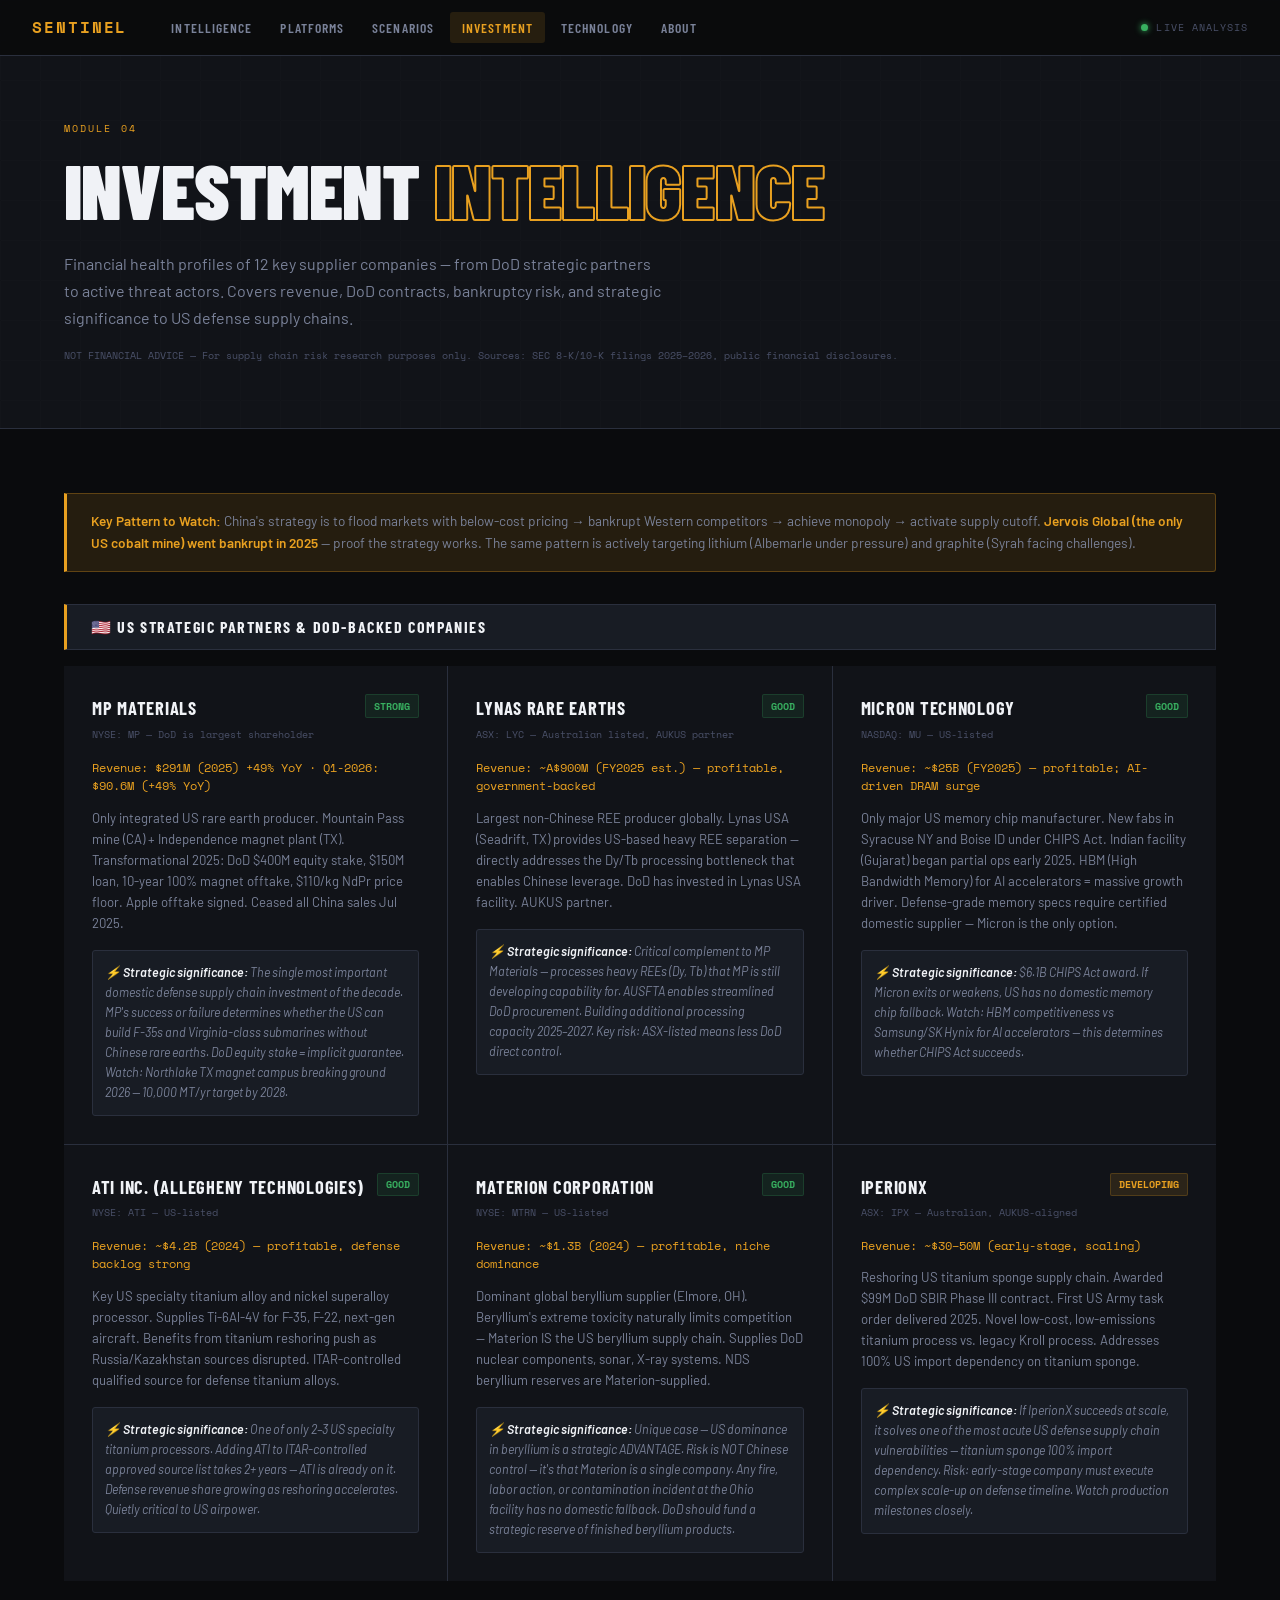
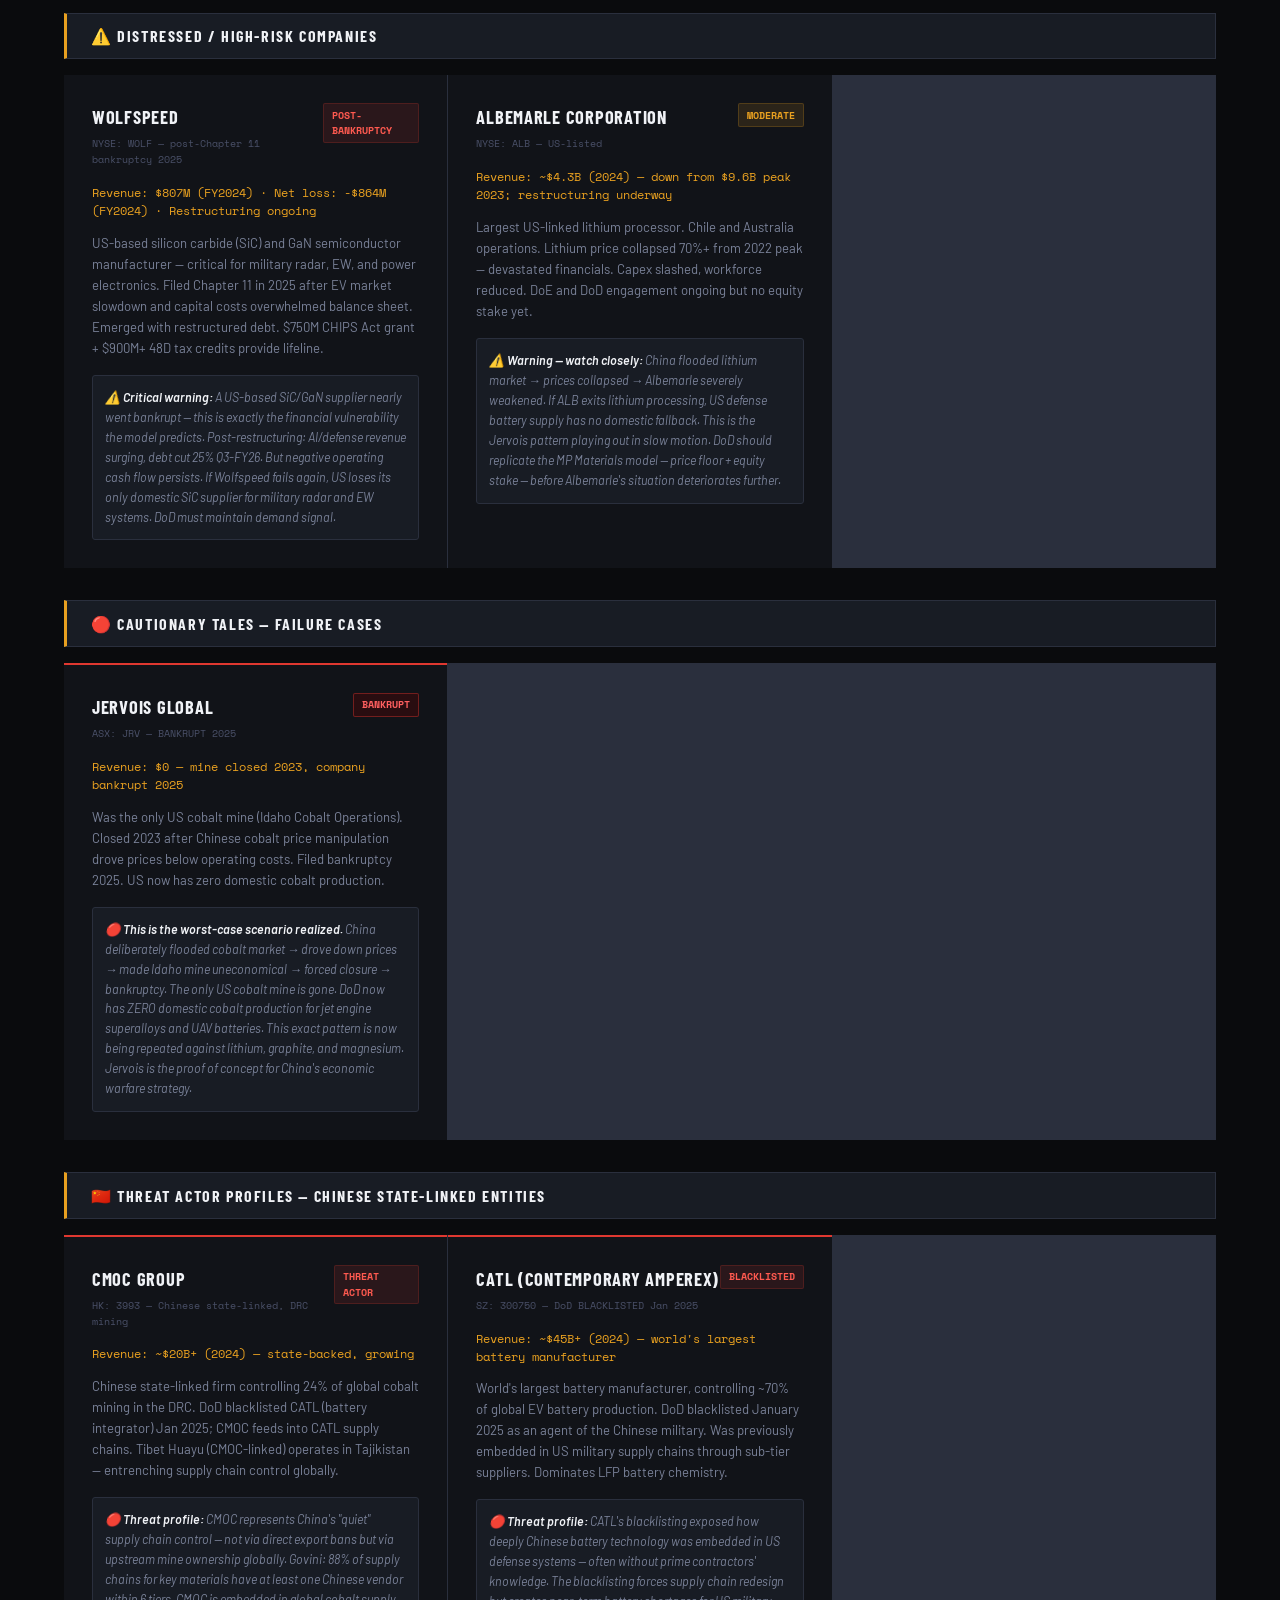
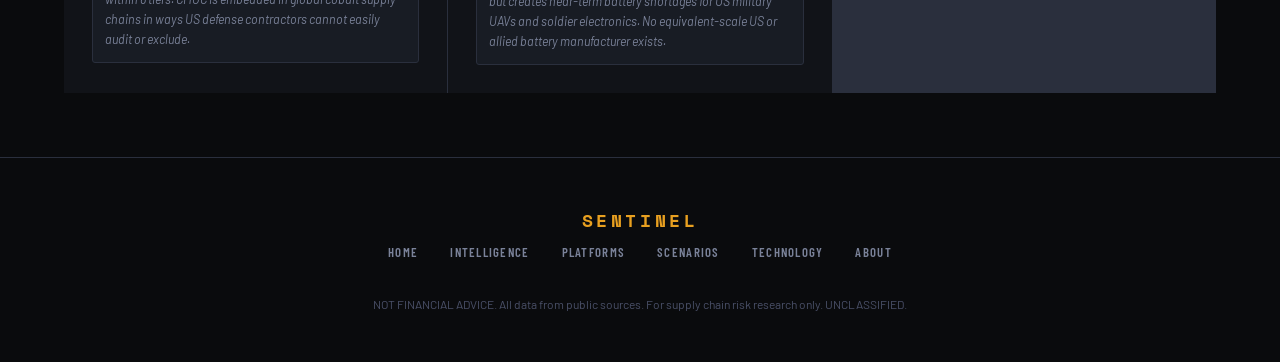
<file: investment.html>
<!DOCTYPE html>
<html lang="en">
<head>
<meta charset="UTF-8">
<meta name="viewport" content="width=device-width, initial-scale=1.0">
<title>Investment Intelligence — SENTINEL</title>
<link rel="preconnect" href="https://fonts.googleapis.com">
<link href="https://fonts.googleapis.com/css2?family=Space+Mono:ital,wght@0,400;0,700;1,400&family=Barlow+Condensed:wght@300;400;600;700;900&family=Barlow:wght@300;400;500&display=swap" rel="stylesheet">
<link rel="stylesheet" href="style.css">
</head>
<body>
<nav class="nav">
  <a href="index.html" class="nav-logo">SENTINEL</a>
  <div class="nav-links">
    <a href="intelligence.html">Intelligence</a>
    <a href="weapons.html">Platforms</a>
    <a href="scenarios.html">Scenarios</a>
    <a href="investment.html" class="active">Investment</a>
    <a href="technology.html">Technology</a>
    <a href="about.html">About</a>
  </div>
  <div class="nav-status"><span class="status-dot"></span><span class="status-text">LIVE ANALYSIS</span></div>
</nav>

<main>
<div class="page-hero">
  <div class="page-hero-inner">
    <div class="section-label">MODULE 04</div>
    <h1>INVESTMENT <em>INTELLIGENCE</em></h1>
    <p>Financial health profiles of 12 key supplier companies — from DoD strategic partners to active threat actors. Covers revenue, DoD contracts, bankruptcy risk, and strategic significance to US defense supply chains.</p>
    <div style="margin-top:1rem; font-family:var(--font-mono); font-size:0.65rem; color:var(--text3);">NOT FINANCIAL ADVICE — For supply chain risk research purposes only. Sources: SEC 8-K/10-K filings 2025–2026, public financial disclosures.</div>
  </div>
</div>

<section class="data-section">
  <div class="notice-box"><strong>Key Pattern to Watch:</strong> China's strategy is to flood markets with below-cost pricing → bankrupt Western competitors → achieve monopoly → activate supply cutoff. <strong>Jervois Global (the only US cobalt mine) went bankrupt in 2025</strong> — proof the strategy works. The same pattern is actively targeting lithium (Albemarle under pressure) and graphite (Syrah facing challenges).</div>

  <div class="divider-label">🇺🇸 US STRATEGIC PARTNERS & DoD-BACKED COMPANIES</div>

  <div class="company-grid">

    <div class="company-card">
      <div class="company-header">
        <div>
          <div class="company-name">MP Materials</div>
          <div class="company-ticker">NYSE: MP — DoD is largest shareholder</div>
        </div>
        <span class="company-health health-strong">STRONG</span>
      </div>
      <div class="company-revenue">Revenue: $291M (2025) +49% YoY · Q1-2026: $90.6M (+49% YoY)</div>
      <div class="company-desc">Only integrated US rare earth producer. Mountain Pass mine (CA) + Independence magnet plant (TX). Transformational 2025: DoD $400M equity stake, $150M loan, 10-year 100% magnet offtake, $110/kg NdPr price floor. Apple offtake signed. Ceased all China sales Jul 2025.</div>
      <div class="company-risk">⚡ <strong>Strategic significance:</strong> The single most important domestic defense supply chain investment of the decade. MP's success or failure determines whether the US can build F-35s and Virginia-class submarines without Chinese rare earths. DoD equity stake = implicit guarantee. Watch: Northlake TX magnet campus breaking ground 2026 — 10,000 MT/yr target by 2028.</div>
    </div>

    <div class="company-card">
      <div class="company-header">
        <div>
          <div class="company-name">Lynas Rare Earths</div>
          <div class="company-ticker">ASX: LYC — Australian listed, AUKUS partner</div>
        </div>
        <span class="company-health health-strong">GOOD</span>
      </div>
      <div class="company-revenue">Revenue: ~A$900M (FY2025 est.) — profitable, government-backed</div>
      <div class="company-desc">Largest non-Chinese REE producer globally. Lynas USA (Seadrift, TX) provides US-based heavy REE separation — directly addresses the Dy/Tb processing bottleneck that enables Chinese leverage. DoD has invested in Lynas USA facility. AUKUS partner.</div>
      <div class="company-risk">⚡ <strong>Strategic significance:</strong> Critical complement to MP Materials — processes heavy REEs (Dy, Tb) that MP is still developing capability for. AUSFTA enables streamlined DoD procurement. Building additional processing capacity 2025–2027. Key risk: ASX-listed means less DoD direct control.</div>
    </div>

    <div class="company-card">
      <div class="company-header">
        <div>
          <div class="company-name">Micron Technology</div>
          <div class="company-ticker">NASDAQ: MU — US-listed</div>
        </div>
        <span class="company-health health-strong">GOOD</span>
      </div>
      <div class="company-revenue">Revenue: ~$25B (FY2025) — profitable; AI-driven DRAM surge</div>
      <div class="company-desc">Only major US memory chip manufacturer. New fabs in Syracuse NY and Boise ID under CHIPS Act. Indian facility (Gujarat) began partial ops early 2025. HBM (High Bandwidth Memory) for AI accelerators = massive growth driver. Defense-grade memory specs require certified domestic supplier — Micron is the only option.</div>
      <div class="company-risk">⚡ <strong>Strategic significance:</strong> $6.1B CHIPS Act award. If Micron exits or weakens, US has no domestic memory chip fallback. Watch: HBM competitiveness vs Samsung/SK Hynix for AI accelerators — this determines whether CHIPS Act succeeds.</div>
    </div>

    <div class="company-card">
      <div class="company-header">
        <div>
          <div class="company-name">ATI Inc. (Allegheny Technologies)</div>
          <div class="company-ticker">NYSE: ATI — US-listed</div>
        </div>
        <span class="company-health health-strong">GOOD</span>
      </div>
      <div class="company-revenue">Revenue: ~$4.2B (2024) — profitable, defense backlog strong</div>
      <div class="company-desc">Key US specialty titanium alloy and nickel superalloy processor. Supplies Ti-6Al-4V for F-35, F-22, next-gen aircraft. Benefits from titanium reshoring push as Russia/Kazakhstan sources disrupted. ITAR-controlled qualified source for defense titanium alloys.</div>
      <div class="company-risk">⚡ <strong>Strategic significance:</strong> One of only 2–3 US specialty titanium processors. Adding ATI to ITAR-controlled approved source list takes 2+ years — ATI is already on it. Defense revenue share growing as reshoring accelerates. Quietly critical to US airpower.</div>
    </div>

    <div class="company-card">
      <div class="company-header">
        <div>
          <div class="company-name">Materion Corporation</div>
          <div class="company-ticker">NYSE: MTRN — US-listed</div>
        </div>
        <span class="company-health health-strong">GOOD</span>
      </div>
      <div class="company-revenue">Revenue: ~$1.3B (2024) — profitable, niche dominance</div>
      <div class="company-desc">Dominant global beryllium supplier (Elmore, OH). Beryllium's extreme toxicity naturally limits competition — Materion IS the US beryllium supply chain. Supplies DoD nuclear components, sonar, X-ray systems. NDS beryllium reserves are Materion-supplied.</div>
      <div class="company-risk">⚡ <strong>Strategic significance:</strong> Unique case — US dominance in beryllium is a strategic ADVANTAGE. Risk is NOT Chinese control — it's that Materion is a single company. Any fire, labor action, or contamination incident at the Ohio facility has no domestic fallback. DoD should fund a strategic reserve of finished beryllium products.</div>
    </div>

    <div class="company-card">
      <div class="company-header">
        <div>
          <div class="company-name">IperionX</div>
          <div class="company-ticker">ASX: IPX — Australian, AUKUS-aligned</div>
        </div>
        <span class="company-health health-moderate">DEVELOPING</span>
      </div>
      <div class="company-revenue">Revenue: ~$30–50M (early-stage, scaling)</div>
      <div class="company-desc">Reshoring US titanium sponge supply chain. Awarded $99M DoD SBIR Phase III contract. First US Army task order delivered 2025. Novel low-cost, low-emissions titanium process vs. legacy Kroll process. Addresses 100% US import dependency on titanium sponge.</div>
      <div class="company-risk">⚡ <strong>Strategic significance:</strong> If IperionX succeeds at scale, it solves one of the most acute US defense supply chain vulnerabilities — titanium sponge 100% import dependency. Risk: early-stage company must execute complex scale-up on defense timeline. Watch production milestones closely.</div>
    </div>

  </div>

  <div class="divider-label">⚠️ DISTRESSED / HIGH-RISK COMPANIES</div>

  <div class="company-grid">

    <div class="company-card">
      <div class="company-header">
        <div>
          <div class="company-name">Wolfspeed</div>
          <div class="company-ticker">NYSE: WOLF — post-Chapter 11 bankruptcy 2025</div>
        </div>
        <span class="company-health health-distressed">POST-BANKRUPTCY</span>
      </div>
      <div class="company-revenue">Revenue: $807M (FY2024) · Net loss: -$864M (FY2024) · Restructuring ongoing</div>
      <div class="company-desc">US-based silicon carbide (SiC) and GaN semiconductor manufacturer — critical for military radar, EW, and power electronics. Filed Chapter 11 in 2025 after EV market slowdown and capital costs overwhelmed balance sheet. Emerged with restructured debt. $750M CHIPS Act grant + $900M+ 48D tax credits provide lifeline.</div>
      <div class="company-risk">⚠️ <strong>Critical warning:</strong> A US-based SiC/GaN supplier nearly went bankrupt — this is exactly the financial vulnerability the model predicts. Post-restructuring: AI/defense revenue surging, debt cut 25% Q3-FY26. But negative operating cash flow persists. If Wolfspeed fails again, US loses its only domestic SiC supplier for military radar and EW systems. DoD must maintain demand signal.</div>
    </div>

    <div class="company-card">
      <div class="company-header">
        <div>
          <div class="company-name">Albemarle Corporation</div>
          <div class="company-ticker">NYSE: ALB — US-listed</div>
        </div>
        <span class="company-health health-moderate">MODERATE</span>
      </div>
      <div class="company-revenue">Revenue: ~$4.3B (2024) — down from $9.6B peak 2023; restructuring underway</div>
      <div class="company-desc">Largest US-linked lithium processor. Chile and Australia operations. Lithium price collapsed 70%+ from 2022 peak — devastated financials. Capex slashed, workforce reduced. DoE and DoD engagement ongoing but no equity stake yet.</div>
      <div class="company-risk">⚠️ <strong>Warning — watch closely:</strong> China flooded lithium market → prices collapsed → Albemarle severely weakened. If ALB exits lithium processing, US defense battery supply has no domestic fallback. This is the Jervois pattern playing out in slow motion. DoD should replicate the MP Materials model — price floor + equity stake — before Albemarle's situation deteriorates further.</div>
    </div>

  </div>

  <div class="divider-label">🔴 CAUTIONARY TALES — FAILURE CASES</div>

  <div class="company-grid">

    <div class="company-card" style="border-top:2px solid var(--red);">
      <div class="company-header">
        <div>
          <div class="company-name">Jervois Global</div>
          <div class="company-ticker">ASX: JRV — BANKRUPT 2025</div>
        </div>
        <span class="company-health health-bankrupt">BANKRUPT</span>
      </div>
      <div class="company-revenue">Revenue: $0 — mine closed 2023, company bankrupt 2025</div>
      <div class="company-desc">Was the only US cobalt mine (Idaho Cobalt Operations). Closed 2023 after Chinese cobalt price manipulation drove prices below operating costs. Filed bankruptcy 2025. US now has zero domestic cobalt production.</div>
      <div class="company-risk">🔴 <strong>This is the worst-case scenario realized.</strong> China deliberately flooded cobalt market → drove down prices → made Idaho mine uneconomical → forced closure → bankruptcy. The only US cobalt mine is gone. DoD now has ZERO domestic cobalt production for jet engine superalloys and UAV batteries. This exact pattern is now being repeated against lithium, graphite, and magnesium. Jervois is the proof of concept for China's economic warfare strategy.</div>
    </div>

  </div>

  <div class="divider-label">🇨🇳 THREAT ACTOR PROFILES — Chinese State-Linked Entities</div>

  <div class="company-grid">

    <div class="company-card threat-actor">
      <div class="company-header">
        <div>
          <div class="company-name">CMOC Group</div>
          <div class="company-ticker">HK: 3993 — Chinese state-linked, DRC mining</div>
        </div>
        <span class="company-health health-distressed">THREAT ACTOR</span>
      </div>
      <div class="company-revenue">Revenue: ~$20B+ (2024) — state-backed, growing</div>
      <div class="company-desc">Chinese state-linked firm controlling 24% of global cobalt mining in the DRC. DoD blacklisted CATL (battery integrator) Jan 2025; CMOC feeds into CATL supply chains. Tibet Huayu (CMOC-linked) operates in Tajikistan — entrenching supply chain control globally.</div>
      <div class="company-risk">🔴 <strong>Threat profile:</strong> CMOC represents China's "quiet" supply chain control — not via direct export bans but via upstream mine ownership globally. Govini: 88% of supply chains for key materials have at least one Chinese vendor within 6 tiers. CMOC is embedded in global cobalt supply chains in ways US defense contractors cannot easily audit or exclude.</div>
    </div>

    <div class="company-card threat-actor">
      <div class="company-header">
        <div>
          <div class="company-name">CATL (Contemporary Amperex)</div>
          <div class="company-ticker">SZ: 300750 — DoD BLACKLISTED Jan 2025</div>
        </div>
        <span class="company-health health-distressed">BLACKLISTED</span>
      </div>
      <div class="company-revenue">Revenue: ~$45B+ (2024) — world's largest battery manufacturer</div>
      <div class="company-desc">World's largest battery manufacturer, controlling ~70% of global EV battery production. DoD blacklisted January 2025 as an agent of the Chinese military. Was previously embedded in US military supply chains through sub-tier suppliers. Dominates LFP battery chemistry.</div>
      <div class="company-risk">🔴 <strong>Threat profile:</strong> CATL's blacklisting exposed how deeply Chinese battery technology was embedded in US defense systems — often without prime contractors' knowledge. The blacklisting forces supply chain redesign but creates near-term battery shortages for US military UAVs and soldier electronics. No equivalent-scale US or allied battery manufacturer exists.</div>
    </div>

  </div>

</section>
</main>

<footer class="footer">
  <div class="footer-inner">
    <div class="footer-logo">SENTINEL</div>
    <div class="footer-links">
      <a href="index.html">Home</a><a href="intelligence.html">Intelligence</a><a href="weapons.html">Platforms</a><a href="scenarios.html">Scenarios</a><a href="technology.html">Technology</a><a href="about.html">About</a>
    </div>
    <div class="footer-disclaimer">NOT FINANCIAL ADVICE. All data from public sources. For supply chain risk research only. UNCLASSIFIED.</div>
  </div>
</footer>
<script src="main.js"></script>
</body>
</html>
</file>
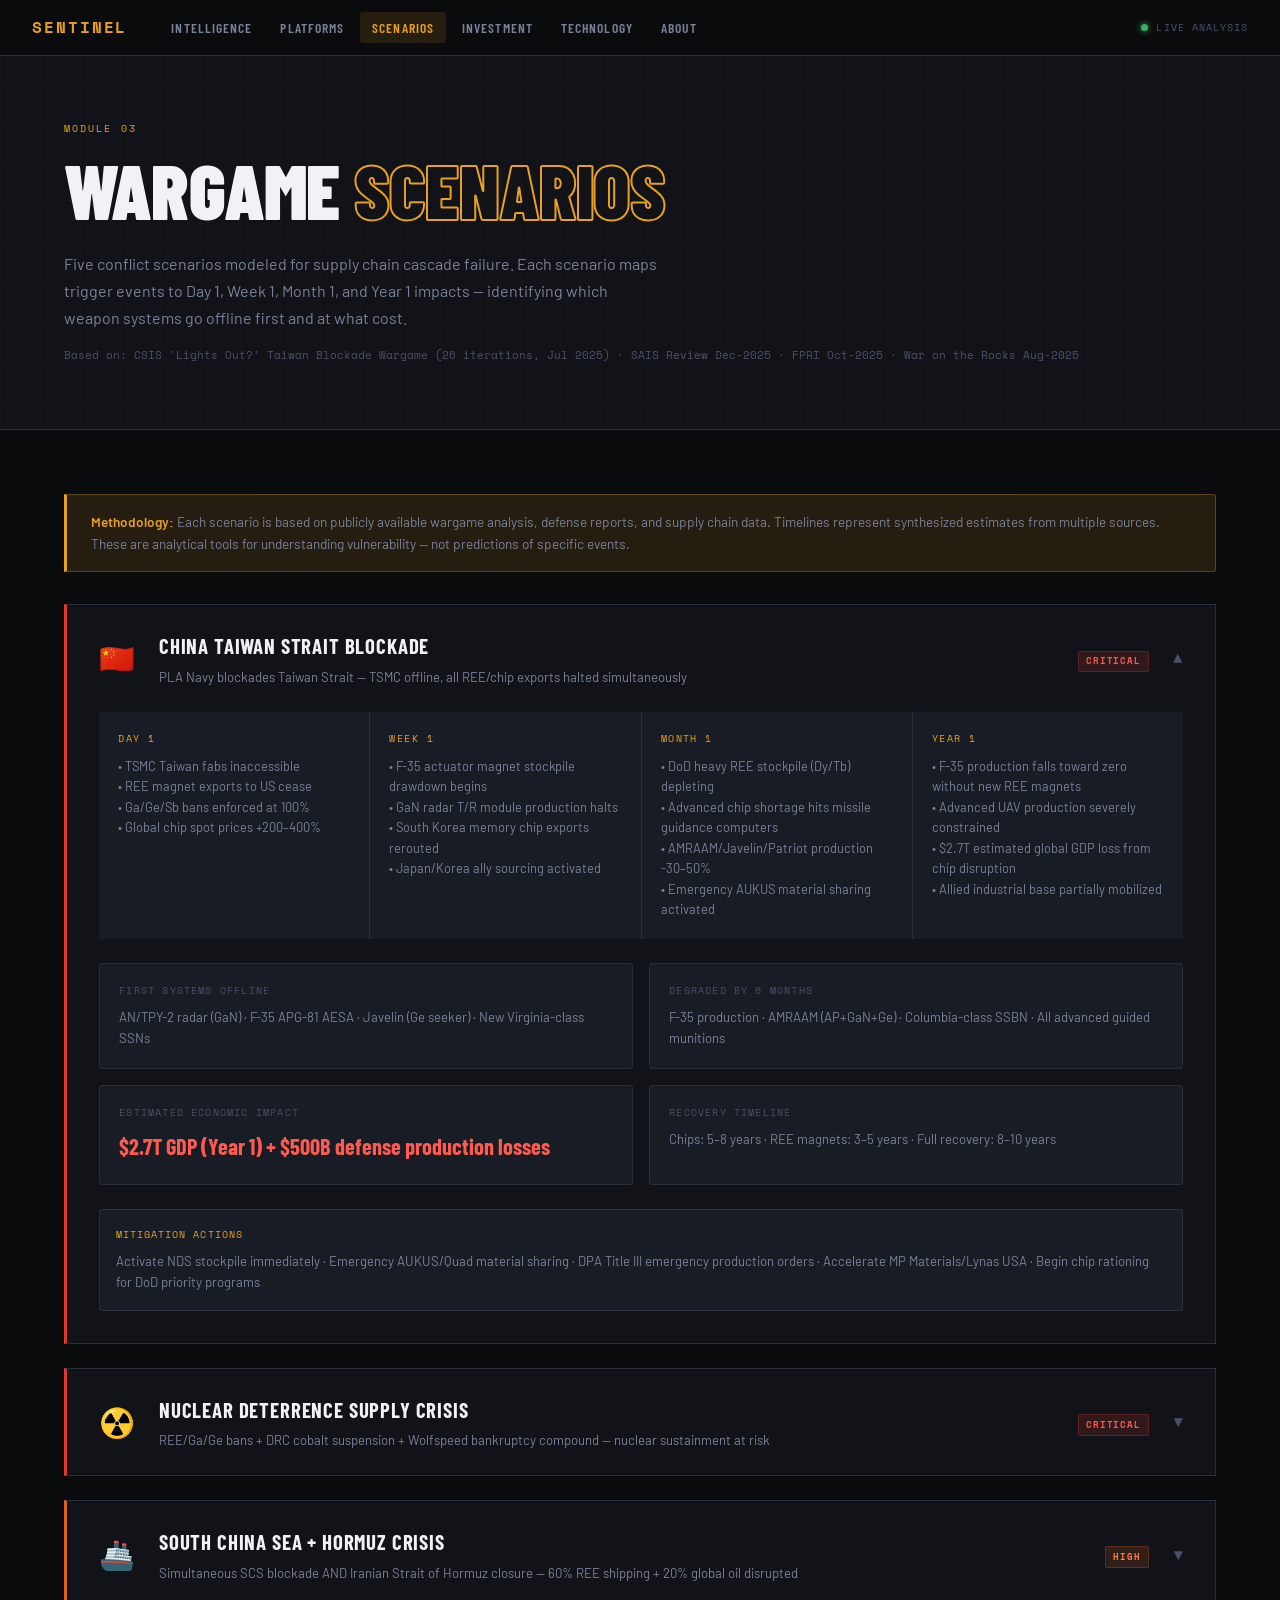
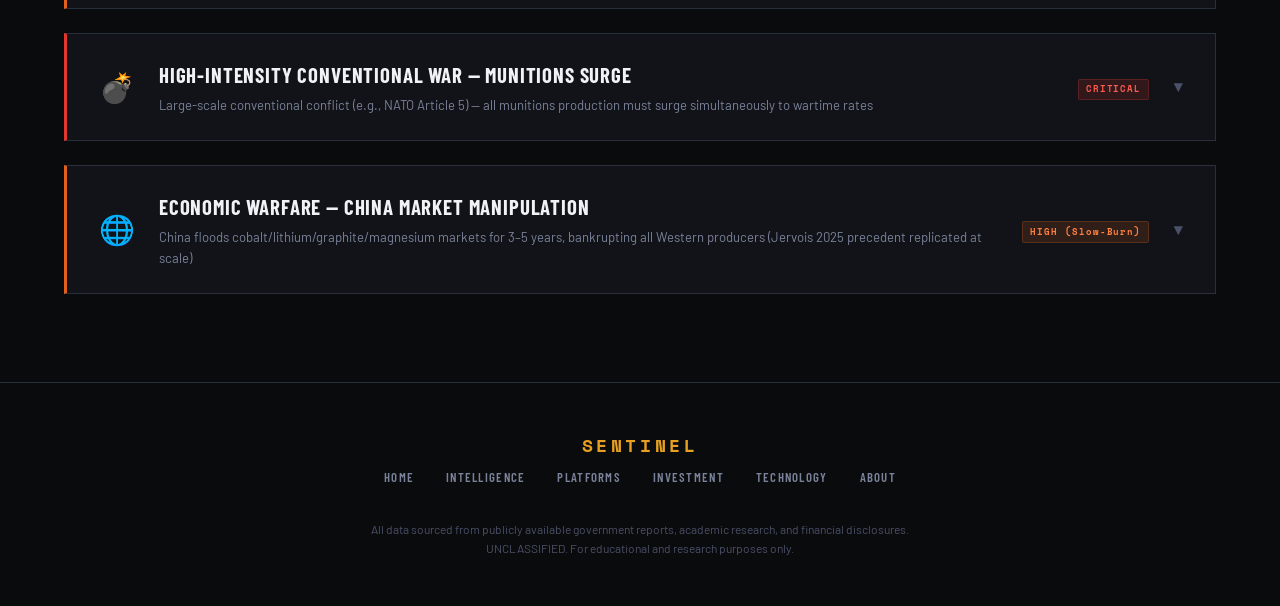
<file: scenarios.html>
<!DOCTYPE html>
<html lang="en">
<head>
<meta charset="UTF-8">
<meta name="viewport" content="width=device-width, initial-scale=1.0">
<title>Wargame Scenarios — SENTINEL</title>
<link rel="preconnect" href="https://fonts.googleapis.com">
<link href="https://fonts.googleapis.com/css2?family=Space+Mono:ital,wght@0,400;0,700;1,400&family=Barlow+Condensed:wght@300;400;600;700;900&family=Barlow:wght@300;400;500&display=swap" rel="stylesheet">
<link rel="stylesheet" href="style.css">
</head>
<body>
<nav class="nav">
  <a href="index.html" class="nav-logo">SENTINEL</a>
  <div class="nav-links">
    <a href="intelligence.html">Intelligence</a>
    <a href="weapons.html">Platforms</a>
    <a href="scenarios.html" class="active">Scenarios</a>
    <a href="investment.html">Investment</a>
    <a href="technology.html">Technology</a>
    <a href="about.html">About</a>
  </div>
  <div class="nav-status"><span class="status-dot"></span><span class="status-text">LIVE ANALYSIS</span></div>
</nav>

<main>
<div class="page-hero">
  <div class="page-hero-inner">
    <div class="section-label">MODULE 03</div>
    <h1>WARGAME <em>SCENARIOS</em></h1>
    <p>Five conflict scenarios modeled for supply chain cascade failure. Each scenario maps trigger events to Day 1, Week 1, Month 1, and Year 1 impacts — identifying which weapon systems go offline first and at what cost.</p>
    <div style="margin-top:1rem; font-family:var(--font-mono); font-size:0.68rem; color:var(--text3);">
      Based on: CSIS 'Lights Out?' Taiwan Blockade Wargame (26 iterations, Jul 2025) · SAIS Review Dec-2025 · FPRI Oct-2025 · War on the Rocks Aug-2025
    </div>
  </div>
</div>

<section class="data-section">
  <div class="notice-box"><strong>Methodology:</strong> Each scenario is based on publicly available wargame analysis, defense reports, and supply chain data. Timelines represent synthesized estimates from multiple sources. These are analytical tools for understanding vulnerability — not predictions of specific events.</div>

  <!-- SCENARIO 1 -->
  <div class="scenario-card sc-critical">
    <div class="scenario-header" onclick="toggleScenario(this)">
      <div class="scenario-emoji">🇨🇳</div>
      <div class="scenario-title-wrap">
        <div class="scenario-title">China Taiwan Strait Blockade</div>
        <div class="scenario-trigger">PLA Navy blockades Taiwan Strait — TSMC offline, all REE/chip exports halted simultaneously</div>
      </div>
      <div class="scenario-risk-badge"><span class="badge badge-critical">CRITICAL</span></div>
      <div class="scenario-toggle">▼</div>
    </div>
    <div class="scenario-body">
      <div class="scenario-timeline">
        <div class="timeline-phase">
          <div class="timeline-label">Day 1</div>
          <div class="timeline-content">• TSMC Taiwan fabs inaccessible<br>• REE magnet exports to US cease<br>• Ga/Ge/Sb bans enforced at 100%<br>• Global chip spot prices +200–400%</div>
        </div>
        <div class="timeline-phase">
          <div class="timeline-label">Week 1</div>
          <div class="timeline-content">• F-35 actuator magnet stockpile drawdown begins<br>• GaN radar T/R module production halts<br>• South Korea memory chip exports rerouted<br>• Japan/Korea ally sourcing activated</div>
        </div>
        <div class="timeline-phase">
          <div class="timeline-label">Month 1</div>
          <div class="timeline-content">• DoD heavy REE stockpile (Dy/Tb) depleting<br>• Advanced chip shortage hits missile guidance computers<br>• AMRAAM/Javelin/Patriot production -30–50%<br>• Emergency AUKUS material sharing activated</div>
        </div>
        <div class="timeline-phase">
          <div class="timeline-label">Year 1</div>
          <div class="timeline-content">• F-35 production falls toward zero without new REE magnets<br>• Advanced UAV production severely constrained<br>• $2.7T estimated global GDP loss from chip disruption<br>• Allied industrial base partially mobilized</div>
        </div>
      </div>
      <div class="scenario-impact-grid">
        <div class="impact-box">
          <div class="impact-box-title">First Systems Offline</div>
          <div class="impact-box-content">AN/TPY-2 radar (GaN) · F-35 APG-81 AESA · Javelin (Ge seeker) · New Virginia-class SSNs</div>
        </div>
        <div class="impact-box">
          <div class="impact-box-title">Degraded by 6 Months</div>
          <div class="impact-box-content">F-35 production · AMRAAM (AP+GaN+Ge) · Columbia-class SSBN · All advanced guided munitions</div>
        </div>
        <div class="impact-box impact-econ">
          <div class="impact-box-title">Estimated Economic Impact</div>
          <div class="impact-box-content">$2.7T GDP (Year 1) + $500B defense production losses</div>
        </div>
        <div class="impact-box">
          <div class="impact-box-title">Recovery Timeline</div>
          <div class="impact-box-content">Chips: 5–8 years · REE magnets: 3–5 years · Full recovery: 8–10 years</div>
        </div>
      </div>
      <div style="margin-top:1.5rem; padding:1rem; background:var(--bg3); border:1px solid var(--border); border-radius:3px;">
        <div style="font-family:var(--font-mono); font-size:0.65rem; color:var(--amber); letter-spacing:0.1em; text-transform:uppercase; margin-bottom:0.5rem;">Mitigation Actions</div>
        <div style="font-size:0.82rem; color:var(--text2); line-height:1.65;">Activate NDS stockpile immediately · Emergency AUKUS/Quad material sharing · DPA Title III emergency production orders · Accelerate MP Materials/Lynas USA · Begin chip rationing for DoD priority programs</div>
      </div>
    </div>
  </div>

  <!-- SCENARIO 2 -->
  <div class="scenario-card sc-critical">
    <div class="scenario-header" onclick="toggleScenario(this)">
      <div class="scenario-emoji">☢️</div>
      <div class="scenario-title-wrap">
        <div class="scenario-title">Nuclear Deterrence Supply Crisis</div>
        <div class="scenario-trigger">REE/Ga/Ge bans + DRC cobalt suspension + Wolfspeed bankruptcy compound — nuclear sustainment at risk</div>
      </div>
      <div class="scenario-risk-badge"><span class="badge badge-critical">CRITICAL</span></div>
      <div class="scenario-toggle">▼</div>
    </div>
    <div class="scenario-body">
      <div class="scenario-timeline">
        <div class="timeline-phase">
          <div class="timeline-label">Day 1</div>
          <div class="timeline-content">• AP from AMPAC continues (domestic)<br>• HMX from Holston AAP continues<br>• Guidance electronics (Ge/Ga) cannot be procured<br>• Cobalt for warhead superalloys constrained</div>
        </div>
        <div class="timeline-phase">
          <div class="timeline-label">Week 1</div>
          <div class="timeline-content">• Minuteman III guidance replacement parts backlog builds<br>• Columbia-class delivery slips further<br>• GBSD/Sentinel development flags electronics shortage<br>• Classified stockpiles of guidance components begin drawdown</div>
        </div>
        <div class="timeline-phase">
          <div class="timeline-label">Month 1</div>
          <div class="timeline-content">• STRATCOM alerts DoD to sustainment risk on legacy ICBM fleet<br>• Holston AP production adequate but guidance chips = constraint<br>• GBSD Milestone B review flags chip supply gaps<br>• Emergency classified chip procurement from allied foundries</div>
        </div>
        <div class="timeline-phase">
          <div class="timeline-label">Year 1</div>
          <div class="timeline-content">• Minuteman III operational availability falls below threshold<br>• Columbia-class delivery 2+ years further delayed<br>• Nuclear readiness posture degraded<br>• China gains strategic advantage</div>
        </div>
      </div>
      <div class="scenario-impact-grid">
        <div class="impact-box">
          <div class="impact-box-title">First Systems at Risk</div>
          <div class="impact-box-content">Minuteman III (Ge/Ga guidance parts) · New Columbia-class hulls (REE delay)</div>
        </div>
        <div class="impact-box">
          <div class="impact-box-title">Degraded by 6 Months</div>
          <div class="impact-box-content">Entire ICBM sustainment fleet · GBSD development program · Columbia production schedule</div>
        </div>
        <div class="impact-box impact-econ">
          <div class="impact-box-title">Strategic Consequence</div>
          <div class="impact-box-content" style="font-size:0.85rem; color:var(--red2);">Existential deterrence risk — not quantifiable in $. Strategic parity erosion.</div>
        </div>
        <div class="impact-box">
          <div class="impact-box-title">Recovery Timeline</div>
          <div class="impact-box-content">Guidance chips: 3–5 years · REE: 3–5 years · Full recovery: 7–10 years</div>
        </div>
      </div>
    </div>
  </div>

  <!-- SCENARIO 3 -->
  <div class="scenario-card sc-high">
    <div class="scenario-header" onclick="toggleScenario(this)">
      <div class="scenario-emoji">🚢</div>
      <div class="scenario-title-wrap">
        <div class="scenario-title">South China Sea + Hormuz Crisis</div>
        <div class="scenario-trigger">Simultaneous SCS blockade AND Iranian Strait of Hormuz closure — 60% REE shipping + 20% global oil disrupted</div>
      </div>
      <div class="scenario-risk-badge"><span class="badge badge-high">HIGH</span></div>
      <div class="scenario-toggle">▼</div>
    </div>
    <div class="scenario-body">
      <div class="scenario-timeline">
        <div class="timeline-phase">
          <div class="timeline-label">Day 1</div>
          <div class="timeline-content">• REE shipments from China/Malaysia disrupted<br>• Titanium from Kazakhstan (via Persian Gulf) cut<br>• Oil price spike to $200+/bbl<br>• Cobalt DRC→Europe route now Cape only (+30 days)</div>
        </div>
        <div class="timeline-phase">
          <div class="timeline-label">Week 1</div>
          <div class="timeline-content">• US Navy diverts to Hormuz — stretching platform availability<br>• Titanium sponge supply falls<br>• REE stockpile drawdown begins<br>• Defense logistics costs spike</div>
        </div>
        <div class="timeline-phase">
          <div class="timeline-label">Month 1</div>
          <div class="timeline-content">• F-35/aircraft REE component shortages emerge<br>• Titanium alloy for new airframe production falls short<br>• Cobalt for jet engine superalloys constrained<br>• Defense logistics costs +40–60%</div>
        </div>
        <div class="timeline-phase">
          <div class="timeline-label">Year 1</div>
          <div class="timeline-content">• Production rates for new F-35s/B-21s fall<br>• Ship maintenance backlog grows (titanium fittings)<br>• Cobalt superalloy jet engine parts shortage<br>• Defense budget impact cascades</div>
        </div>
      </div>
      <div class="scenario-impact-grid">
        <div class="impact-box">
          <div class="impact-box-title">First Systems Affected</div>
          <div class="impact-box-content">New F-35 production rate · Arleigh Burke DDG titanium fittings · Cobalt-dependent engine overhauls</div>
        </div>
        <div class="impact-box">
          <div class="impact-box-title">Degraded by 6 Months</div>
          <div class="impact-box-content">F-35/B-21 new production · Arleigh Burke maintenance · Tactical missile production</div>
        </div>
        <div class="impact-box impact-econ">
          <div class="impact-box-title">Estimated Economic Impact</div>
          <div class="impact-box-content">$800B–$1.2T (oil shock + logistics + production losses)</div>
        </div>
        <div class="impact-box">
          <div class="impact-box-title">Recovery Timeline</div>
          <div class="impact-box-content">Logistics: 6–18 months · REE/Ti: 2–4 years · Full: 4–6 years</div>
        </div>
      </div>
    </div>
  </div>

  <!-- SCENARIO 4 -->
  <div class="scenario-card sc-critical">
    <div class="scenario-header" onclick="toggleScenario(this)">
      <div class="scenario-emoji">💣</div>
      <div class="scenario-title-wrap">
        <div class="scenario-title">High-Intensity Conventional War — Munitions Surge</div>
        <div class="scenario-trigger">Large-scale conventional conflict (e.g., NATO Article 5) — all munitions production must surge simultaneously to wartime rates</div>
      </div>
      <div class="scenario-risk-badge"><span class="badge badge-critical">CRITICAL</span></div>
      <div class="scenario-toggle">▼</div>
    </div>
    <div class="scenario-body">
      <div class="scenario-timeline">
        <div class="timeline-phase">
          <div class="timeline-label">Day 1</div>
          <div class="timeline-content">• AP (AMPAC) immediately becomes binding constraint on ALL PGMs<br>• 155mm shell demand 8–10x current capacity<br>• GMLRS rockets depleted within days at wartime rate<br>• HMX/RDX demand spikes 10x Holston capacity</div>
        </div>
        <div class="timeline-phase">
          <div class="timeline-label">Week 1</div>
          <div class="timeline-content">• AP shortage forces triage: AMRAAM vs Patriot vs Minuteman vs HIMARS<br>• Artillery shell shortage mirrors Ukraine experience at larger scale<br>• DPA invoked; civilian factories recruited for shell casings<br>• TNT shortage emerges (10–15x below wartime need)</div>
        </div>
        <div class="timeline-phase">
          <div class="timeline-label">Month 1</div>
          <div class="timeline-content">• US fires through precision munition stockpile<br>• Holston AAP running 24/7 but still 50% of wartime need<br>• DoD requests allied manufacturing (Poland, Japan coproduction)<br>• Nitrocellulose wood-pulp pivot urgent</div>
        </div>
        <div class="timeline-phase">
          <div class="timeline-label">Year 1</div>
          <div class="timeline-content">• PGM production at 30–40% of wartime consumption rate<br>• Artillery shell production at 8–12% of wartime need<br>• US reaches strategic munitions shortage threshold<br>• Adversary gains conventional fire superiority</div>
        </div>
      </div>
      <div class="scenario-impact-grid">
        <div class="impact-box">
          <div class="impact-box-title">First Systems Offline</div>
          <div class="impact-box-content">ALL solid-fuel PGMs (AP constraint) · 155mm artillery (production gap) · GMLRS rockets (AP + demand surge)</div>
        </div>
        <div class="impact-box">
          <div class="impact-box-title">Degraded by 6 Months</div>
          <div class="impact-box-content">AMRAAM · Patriot PAC-3 · Javelin · HIMARS GMLRS · All artillery munitions</div>
        </div>
        <div class="impact-box impact-econ">
          <div class="impact-box-title">Annual Production Gap</div>
          <div class="impact-box-content">$300–500B annual munitions production gap vs wartime need</div>
        </div>
        <div class="impact-box">
          <div class="impact-box-title">Recovery Timeline</div>
          <div class="impact-box-content">Munitions surge: 2–3 years · AP expansion: 18 months · Full: 3–5 years</div>
        </div>
      </div>
      <div style="margin-top:1.5rem; padding:1rem; background:rgba(224,56,48,0.06); border:1px solid rgba(224,56,48,0.2); border-radius:3px;">
        <div style="font-family:var(--font-mono); font-size:0.65rem; color:var(--red2); letter-spacing:0.1em; text-transform:uppercase; margin-bottom:0.5rem;">Priority Actions (Must Start NOW)</div>
        <div style="font-size:0.82rem; color:var(--text2); line-height:1.65;">Immediately begin AMPAC second-facility construction · Pre-negotiate surge contracts with all munitions primes · Fund Warstopper program 10x per DBB recommendation · Build 180-day AP/HMX/RDX strategic reserve · Qualify wood-pulp NC at scale</div>
      </div>
    </div>
  </div>

  <!-- SCENARIO 5 -->
  <div class="scenario-card sc-high">
    <div class="scenario-header" onclick="toggleScenario(this)">
      <div class="scenario-emoji">🌐</div>
      <div class="scenario-title-wrap">
        <div class="scenario-title">Economic Warfare — China Market Manipulation</div>
        <div class="scenario-trigger">China floods cobalt/lithium/graphite/magnesium markets for 3–5 years, bankrupting all Western producers (Jervois 2025 precedent replicated at scale)</div>
      </div>
      <div class="scenario-risk-badge"><span class="badge badge-high">HIGH (Slow-Burn)</span></div>
      <div class="scenario-toggle">▼</div>
    </div>
    <div class="scenario-body">
      <div class="scenario-timeline">
        <div class="timeline-phase">
          <div class="timeline-label">Year 1</div>
          <div class="timeline-content">• Commodity prices collapse across Co/Li/graphite/Mg<br>• Western mining/processing projects shelved (uneconomical)<br>• PE-backed defense suppliers exit market<br>• China market share quietly grows 70% → 90%+</div>
        </div>
        <div class="timeline-phase">
          <div class="timeline-label">Year 2</div>
          <div class="timeline-content">• Albemarle cuts Li capex further<br>• Syrah Technologies graphite unable to raise capital<br>• Sub-tier defense suppliers exit market quietly<br>• DoD supply chain audits reveal increasing Chinese penetration</div>
        </div>
        <div class="timeline-phase">
          <div class="timeline-label">Year 3</div>
          <div class="timeline-content">• DoD discovers 2–3 additional sole-source situations created by manipulation<br>• Battery supply for military UAVs now 90%+ China-dependent<br>• DPA investments insufficient to offset market forces<br>• Military Li-ion battery production falls</div>
        </div>
        <div class="timeline-phase">
          <div class="timeline-label">Year 5+</div>
          <div class="timeline-content">• China achieves near-monopoly on Li/Co/graphite processing<br>• Any future conflict activates immediate supply cutoff capability<br>• US defense battery supply entirely China-dependent<br>• No market-based solution exists — only government intervention</div>
        </div>
      </div>
      <div class="scenario-impact-grid">
        <div class="impact-box">
          <div class="impact-box-title">Systems Eventually at Risk</div>
          <div class="impact-box-content">MQ-9 Reaper (batteries) · Soldier electronics (IVAS, radios) · Forward base power systems · All UAV categories</div>
        </div>
        <div class="impact-box">
          <div class="impact-box-title">Proof of Concept (Realized)</div>
          <div class="impact-box-content"><strong style="color:var(--red2);">Jervois Global</strong> — the only US cobalt mine — went bankrupt in 2025 after Chinese price manipulation. This scenario already happened once.</div>
        </div>
        <div class="impact-box impact-econ">
          <div class="impact-box-title">Long-Term Remediation Cost</div>
          <div class="impact-box-content">$200–400B to rebuild domestic mining/processing base</div>
        </div>
        <div class="impact-box">
          <div class="impact-box-title">Recovery Timeline</div>
          <div class="impact-box-content">10–15 years to rebuild competitive domestic mining/processing base. Longest recovery of any scenario.</div>
        </div>
      </div>
      <div style="margin-top:1.5rem; padding:1rem; background:var(--amber-dim); border:1px solid rgba(232,160,32,0.25); border-radius:3px;">
        <div style="font-family:var(--font-mono); font-size:0.65rem; color:var(--amber); letter-spacing:0.1em; text-transform:uppercase; margin-bottom:0.5rem;">⚠️ This Scenario Is Already In Progress</div>
        <div style="font-size:0.82rem; color:var(--text2); line-height:1.65;">China has deployed this exact strategy against cobalt. Jervois Global is bankrupt. The same pattern is now running against lithium, graphite, and magnesium. DoD must act with price floors, strategic purchases, and DPA investments <em>before</em> more companies fail — not after.</div>
      </div>
    </div>
  </div>

</section>
</main>

<footer class="footer">
  <div class="footer-inner">
    <div class="footer-logo">SENTINEL</div>
    <div class="footer-links">
      <a href="index.html">Home</a><a href="intelligence.html">Intelligence</a><a href="weapons.html">Platforms</a><a href="investment.html">Investment</a><a href="technology.html">Technology</a><a href="about.html">About</a>
    </div>
    <div class="footer-disclaimer">All data sourced from publicly available government reports, academic research, and financial disclosures. UNCLASSIFIED. For educational and research purposes only.</div>
  </div>
</footer>
<script src="main.js"></script>
</body>
</html>
</file>
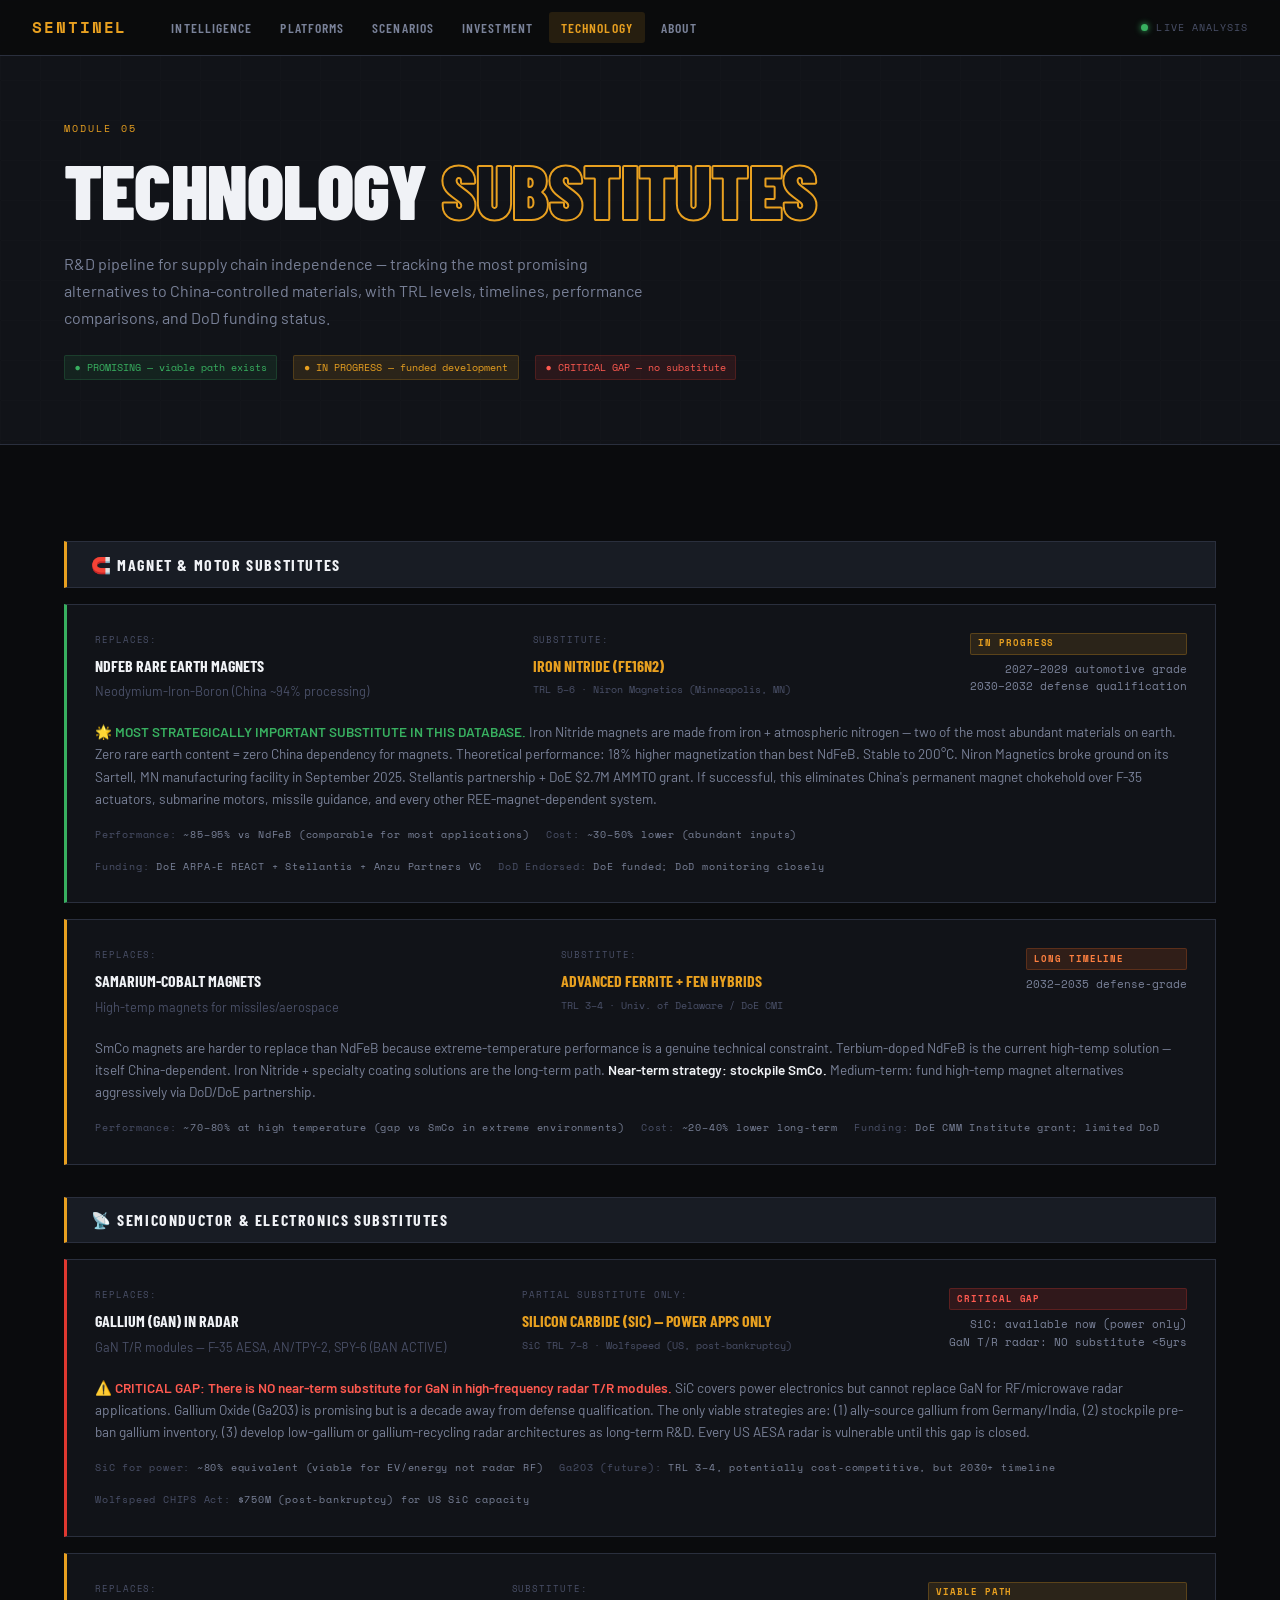
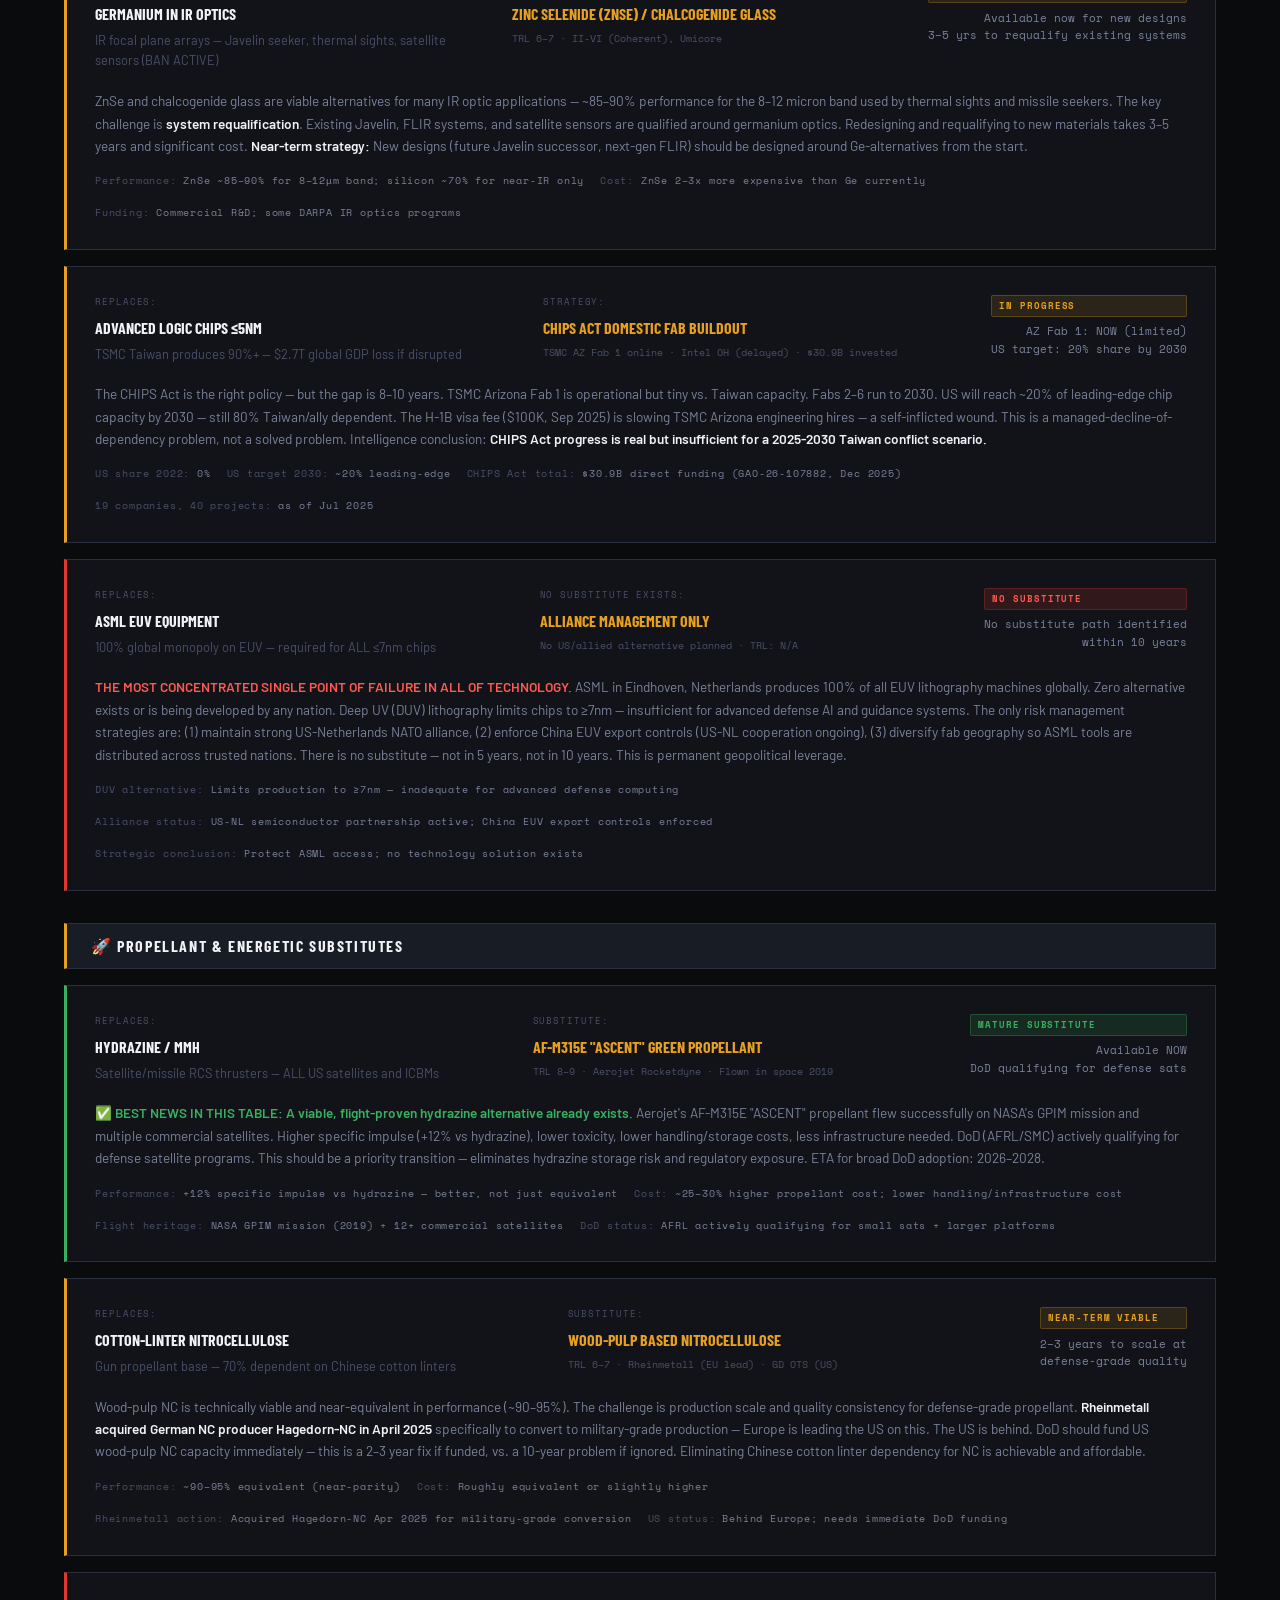
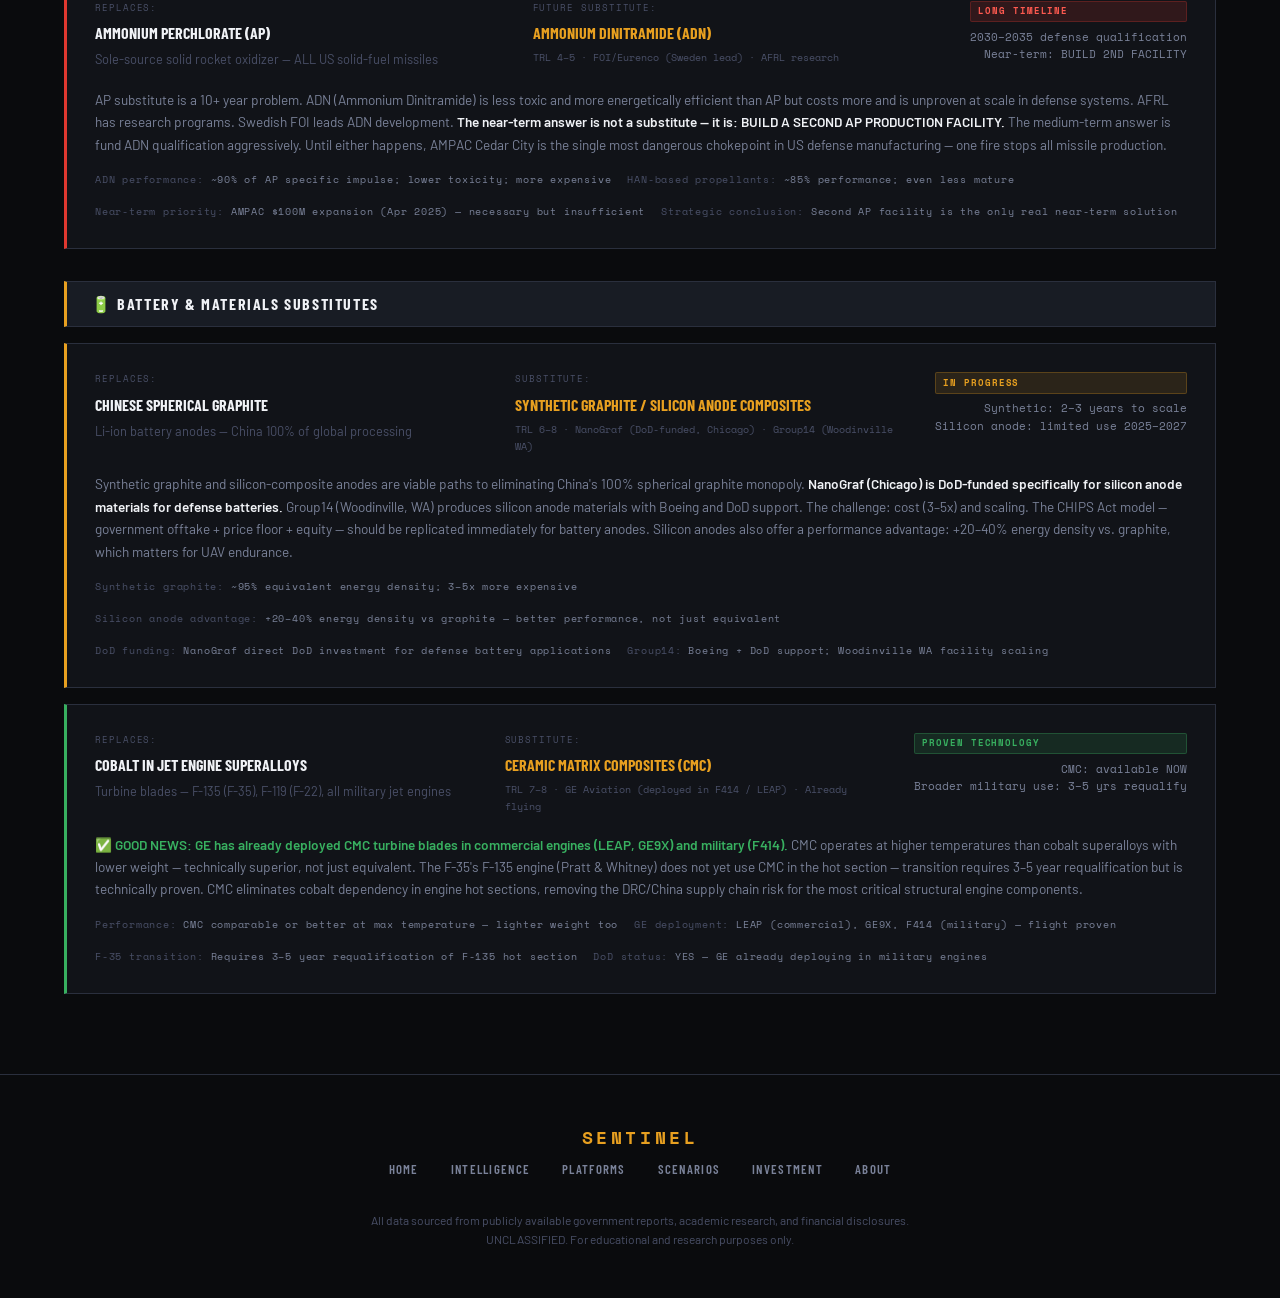
<file: technology.html>
<!DOCTYPE html>
<html lang="en">
<head>
<meta charset="UTF-8">
<meta name="viewport" content="width=device-width, initial-scale=1.0">
<title>Technology Substitutes — SENTINEL</title>
<link rel="preconnect" href="https://fonts.googleapis.com">
<link href="https://fonts.googleapis.com/css2?family=Space+Mono:ital,wght@0,400;0,700;1,400&family=Barlow+Condensed:wght@300;400;600;700;900&family=Barlow:wght@300;400;500&display=swap" rel="stylesheet">
<link rel="stylesheet" href="style.css">
</head>
<body>
<nav class="nav">
  <a href="index.html" class="nav-logo">SENTINEL</a>
  <div class="nav-links">
    <a href="intelligence.html">Intelligence</a>
    <a href="weapons.html">Platforms</a>
    <a href="scenarios.html">Scenarios</a>
    <a href="investment.html">Investment</a>
    <a href="technology.html" class="active">Technology</a>
    <a href="about.html">About</a>
  </div>
  <div class="nav-status"><span class="status-dot"></span><span class="status-text">LIVE ANALYSIS</span></div>
</nav>

<main>
<div class="page-hero">
  <div class="page-hero-inner">
    <div class="section-label">MODULE 05</div>
    <h1>TECHNOLOGY <em>SUBSTITUTES</em></h1>
    <p>R&D pipeline for supply chain independence — tracking the most promising alternatives to China-controlled materials, with TRL levels, timelines, performance comparisons, and DoD funding status.</p>
    <div style="margin-top:1.5rem; display:flex; gap:1rem; flex-wrap:wrap;">
      <span style="font-family:var(--font-mono); font-size:0.65rem; color:var(--green); background:var(--green-dim); border:1px solid rgba(56,176,96,0.2); padding:0.2rem 0.6rem; border-radius:2px;">● PROMISING — viable path exists</span>
      <span style="font-family:var(--font-mono); font-size:0.65rem; color:var(--amber); background:var(--amber-dim); border:1px solid rgba(232,160,32,0.2); padding:0.2rem 0.6rem; border-radius:2px;">● IN PROGRESS — funded development</span>
      <span style="font-family:var(--font-mono); font-size:0.65rem; color:var(--red2); background:var(--red-dim); border:1px solid rgba(224,56,48,0.2); padding:0.2rem 0.6rem; border-radius:2px;">● CRITICAL GAP — no substitute</span>
    </div>
  </div>
</div>

<section class="data-section">

  <div class="divider-label">🧲 MAGNET & MOTOR SUBSTITUTES</div>

  <!-- Iron Nitride -->
  <div class="sub-card promising">
    <div class="sub-header">
      <div>
        <div class="sub-replaces-label">Replaces:</div>
        <div class="sub-replaces">NdFeB Rare Earth Magnets</div>
        <div style="font-size:0.8rem; color:var(--text3); margin-top:0.2rem;">Neodymium-Iron-Boron (China ~94% processing)</div>
      </div>
      <div>
        <div class="sub-replaces-label">Substitute:</div>
        <div class="sub-name">Iron Nitride (Fe16N2)</div>
        <div class="sub-trl">TRL 5–6 · Niron Magnetics (Minneapolis, MN)</div>
      </div>
      <div>
        <span class="badge badge-medium" style="margin-bottom:0.4rem; display:block;">IN PROGRESS</span>
        <div class="sub-timeline">2027–2029 automotive grade<br>2030–2032 defense qualification</div>
      </div>
    </div>
    <div class="sub-body">
      <strong style="color:var(--green);">🌟 MOST STRATEGICALLY IMPORTANT SUBSTITUTE IN THIS DATABASE.</strong> Iron Nitride magnets are made from iron + atmospheric nitrogen — two of the most abundant materials on earth. Zero rare earth content = zero China dependency for magnets. Theoretical performance: 18% higher magnetization than best NdFeB. Stable to 200°C. Niron Magnetics broke ground on its Sartell, MN manufacturing facility in September 2025. Stellantis partnership + DoE $2.7M AMMTO grant. If successful, this eliminates China's permanent magnet chokehold over F-35 actuators, submarine motors, missile guidance, and every other REE-magnet-dependent system.
    </div>
    <div class="sub-meta">
      <div class="sub-meta-item">Performance: <span>~85–95% vs NdFeB (comparable for most applications)</span></div>
      <div class="sub-meta-item">Cost: <span>~30–50% lower (abundant inputs)</span></div>
      <div class="sub-meta-item">Funding: <span>DoE ARPA-E REACT + Stellantis + Anzu Partners VC</span></div>
      <div class="sub-meta-item">DoD Endorsed: <span>DoE funded; DoD monitoring closely</span></div>
    </div>
  </div>

  <!-- SmCo substitute -->
  <div class="sub-card in-progress">
    <div class="sub-header">
      <div>
        <div class="sub-replaces-label">Replaces:</div>
        <div class="sub-replaces">Samarium-Cobalt Magnets</div>
        <div style="font-size:0.8rem; color:var(--text3); margin-top:0.2rem;">High-temp magnets for missiles/aerospace</div>
      </div>
      <div>
        <div class="sub-replaces-label">Substitute:</div>
        <div class="sub-name">Advanced Ferrite + FeN Hybrids</div>
        <div class="sub-trl">TRL 3–4 · Univ. of Delaware / DoE CMI</div>
      </div>
      <div>
        <span class="badge badge-high" style="margin-bottom:0.4rem; display:block;">LONG TIMELINE</span>
        <div class="sub-timeline">2032–2035 defense-grade</div>
      </div>
    </div>
    <div class="sub-body">SmCo magnets are harder to replace than NdFeB because extreme-temperature performance is a genuine technical constraint. Terbium-doped NdFeB is the current high-temp solution — itself China-dependent. Iron Nitride + specialty coating solutions are the long-term path. <strong>Near-term strategy: stockpile SmCo.</strong> Medium-term: fund high-temp magnet alternatives aggressively via DoD/DoE partnership.</div>
    <div class="sub-meta">
      <div class="sub-meta-item">Performance: <span>~70–80% at high temperature (gap vs SmCo in extreme environments)</span></div>
      <div class="sub-meta-item">Cost: <span>~20–40% lower long-term</span></div>
      <div class="sub-meta-item">Funding: <span>DoE CMM Institute grant; limited DoD</span></div>
    </div>
  </div>

  <div class="divider-label">📡 SEMICONDUCTOR & ELECTRONICS SUBSTITUTES</div>

  <!-- GaN substitute -->
  <div class="sub-card critical-gap">
    <div class="sub-header">
      <div>
        <div class="sub-replaces-label">Replaces:</div>
        <div class="sub-replaces">Gallium (GaN) in Radar</div>
        <div style="font-size:0.8rem; color:var(--text3); margin-top:0.2rem;">GaN T/R modules — F-35 AESA, AN/TPY-2, SPY-6 (BAN ACTIVE)</div>
      </div>
      <div>
        <div class="sub-replaces-label">Partial substitute only:</div>
        <div class="sub-name">Silicon Carbide (SiC) — power apps only</div>
        <div class="sub-trl">SiC TRL 7–8 · Wolfspeed (US, post-bankruptcy)</div>
      </div>
      <div>
        <span class="badge badge-critical" style="margin-bottom:0.4rem; display:block;">CRITICAL GAP</span>
        <div class="sub-timeline">SiC: available now (power only)<br>GaN T/R radar: NO substitute &lt;5yrs</div>
      </div>
    </div>
    <div class="sub-body">
      <strong style="color:var(--red2);">⚠️ CRITICAL GAP: There is NO near-term substitute for GaN in high-frequency radar T/R modules.</strong> SiC covers power electronics but cannot replace GaN for RF/microwave radar applications. Gallium Oxide (Ga2O3) is promising but is a decade away from defense qualification. The only viable strategies are: (1) ally-source gallium from Germany/India, (2) stockpile pre-ban gallium inventory, (3) develop low-gallium or gallium-recycling radar architectures as long-term R&D. Every US AESA radar is vulnerable until this gap is closed.
    </div>
    <div class="sub-meta">
      <div class="sub-meta-item">SiC for power: <span>~80% equivalent (viable for EV/energy not radar RF)</span></div>
      <div class="sub-meta-item">Ga2O3 (future): <span>TRL 3–4, potentially cost-competitive, but 2030+ timeline</span></div>
      <div class="sub-meta-item">Wolfspeed CHIPS Act: <span>$750M (post-bankruptcy) for US SiC capacity</span></div>
    </div>
  </div>

  <!-- Germanium substitute -->
  <div class="sub-card in-progress">
    <div class="sub-header">
      <div>
        <div class="sub-replaces-label">Replaces:</div>
        <div class="sub-replaces">Germanium in IR Optics</div>
        <div style="font-size:0.8rem; color:var(--text3); margin-top:0.2rem;">IR focal plane arrays — Javelin seeker, thermal sights, satellite sensors (BAN ACTIVE)</div>
      </div>
      <div>
        <div class="sub-replaces-label">Substitute:</div>
        <div class="sub-name">Zinc Selenide (ZnSe) / Chalcogenide Glass</div>
        <div class="sub-trl">TRL 6–7 · II-VI (Coherent), Umicore</div>
      </div>
      <div>
        <span class="badge badge-medium" style="margin-bottom:0.4rem; display:block;">VIABLE PATH</span>
        <div class="sub-timeline">Available now for new designs<br>3–5 yrs to requalify existing systems</div>
      </div>
    </div>
    <div class="sub-body">ZnSe and chalcogenide glass are viable alternatives for many IR optic applications — ~85–90% performance for the 8–12 micron band used by thermal sights and missile seekers. The key challenge is <strong>system requalification</strong>. Existing Javelin, FLIR systems, and satellite sensors are qualified around germanium optics. Redesigning and requalifying to new materials takes 3–5 years and significant cost. <strong>Near-term strategy:</strong> New designs (future Javelin successor, next-gen FLIR) should be designed around Ge-alternatives from the start.</div>
    <div class="sub-meta">
      <div class="sub-meta-item">Performance: <span>ZnSe ~85–90% for 8–12μm band; silicon ~70% for near-IR only</span></div>
      <div class="sub-meta-item">Cost: <span>ZnSe 2–3x more expensive than Ge currently</span></div>
      <div class="sub-meta-item">Funding: <span>Commercial R&D; some DARPA IR optics programs</span></div>
    </div>
  </div>

  <!-- Advanced Chips -->
  <div class="sub-card in-progress">
    <div class="sub-header">
      <div>
        <div class="sub-replaces-label">Replaces:</div>
        <div class="sub-replaces">Advanced Logic Chips ≤5nm</div>
        <div style="font-size:0.8rem; color:var(--text3); margin-top:0.2rem;">TSMC Taiwan produces 90%+ — $2.7T global GDP loss if disrupted</div>
      </div>
      <div>
        <div class="sub-replaces-label">Strategy:</div>
        <div class="sub-name">CHIPS Act Domestic Fab Buildout</div>
        <div class="sub-trl">TSMC AZ Fab 1 online · Intel OH (delayed) · $30.9B invested</div>
      </div>
      <div>
        <span class="badge badge-medium" style="margin-bottom:0.4rem; display:block;">IN PROGRESS</span>
        <div class="sub-timeline">AZ Fab 1: NOW (limited)<br>US target: 20% share by 2030</div>
      </div>
    </div>
    <div class="sub-body">The CHIPS Act is the right policy — but the gap is 8–10 years. TSMC Arizona Fab 1 is operational but tiny vs. Taiwan capacity. Fabs 2–6 run to 2030. US will reach ~20% of leading-edge chip capacity by 2030 — still 80% Taiwan/ally dependent. The H-1B visa fee ($100K, Sep 2025) is slowing TSMC Arizona engineering hires — a self-inflicted wound. This is a managed-decline-of-dependency problem, not a solved problem. Intelligence conclusion: <strong>CHIPS Act progress is real but insufficient for a 2025-2030 Taiwan conflict scenario.</strong></div>
    <div class="sub-meta">
      <div class="sub-meta-item">US share 2022: <span>0%</span></div>
      <div class="sub-meta-item">US target 2030: <span>~20% leading-edge</span></div>
      <div class="sub-meta-item">CHIPS Act total: <span>$30.9B direct funding (GAO-26-107882, Dec 2025)</span></div>
      <div class="sub-meta-item">19 companies, 40 projects: <span>as of Jul 2025</span></div>
    </div>
  </div>

  <!-- ASML -->
  <div class="sub-card critical-gap">
    <div class="sub-header">
      <div>
        <div class="sub-replaces-label">Replaces:</div>
        <div class="sub-replaces">ASML EUV Equipment</div>
        <div style="font-size:0.8rem; color:var(--text3); margin-top:0.2rem;">100% global monopoly on EUV — required for ALL ≤7nm chips</div>
      </div>
      <div>
        <div class="sub-replaces-label">No substitute exists:</div>
        <div class="sub-name">Alliance Management Only</div>
        <div class="sub-trl">No US/allied alternative planned · TRL: N/A</div>
      </div>
      <div>
        <span class="badge badge-critical" style="margin-bottom:0.4rem; display:block;">NO SUBSTITUTE</span>
        <div class="sub-timeline">No substitute path identified<br>within 10 years</div>
      </div>
    </div>
    <div class="sub-body">
      <strong style="color:var(--red2);">THE MOST CONCENTRATED SINGLE POINT OF FAILURE IN ALL OF TECHNOLOGY.</strong> ASML in Eindhoven, Netherlands produces 100% of all EUV lithography machines globally. Zero alternative exists or is being developed by any nation. Deep UV (DUV) lithography limits chips to ≥7nm — insufficient for advanced defense AI and guidance systems. The only risk management strategies are: (1) maintain strong US-Netherlands NATO alliance, (2) enforce China EUV export controls (US-NL cooperation ongoing), (3) diversify fab geography so ASML tools are distributed across trusted nations. There is no substitute — not in 5 years, not in 10 years. This is permanent geopolitical leverage.
    </div>
    <div class="sub-meta">
      <div class="sub-meta-item">DUV alternative: <span>Limits production to ≥7nm — inadequate for advanced defense computing</span></div>
      <div class="sub-meta-item">Alliance status: <span>US-NL semiconductor partnership active; China EUV export controls enforced</span></div>
      <div class="sub-meta-item">Strategic conclusion: <span>Protect ASML access; no technology solution exists</span></div>
    </div>
  </div>

  <div class="divider-label">🚀 PROPELLANT & ENERGETIC SUBSTITUTES</div>

  <!-- Hydrazine substitute -->
  <div class="sub-card promising">
    <div class="sub-header">
      <div>
        <div class="sub-replaces-label">Replaces:</div>
        <div class="sub-replaces">Hydrazine / MMH</div>
        <div style="font-size:0.8rem; color:var(--text3); margin-top:0.2rem;">Satellite/missile RCS thrusters — ALL US satellites and ICBMs</div>
      </div>
      <div>
        <div class="sub-replaces-label">Substitute:</div>
        <div class="sub-name">AF-M315E "ASCENT" Green Propellant</div>
        <div class="sub-trl">TRL 8–9 · Aerojet Rocketdyne · Flown in space 2019</div>
      </div>
      <div>
        <span class="badge badge-low" style="margin-bottom:0.4rem; display:block; background:rgba(56,176,96,0.15); color:var(--green); border-color:rgba(56,176,96,0.3);">MATURE SUBSTITUTE</span>
        <div class="sub-timeline">Available NOW<br>DoD qualifying for defense sats</div>
      </div>
    </div>
    <div class="sub-body">
      <strong style="color:var(--green);">✅ BEST NEWS IN THIS TABLE: A viable, flight-proven hydrazine alternative already exists.</strong> Aerojet's AF-M315E "ASCENT" propellant flew successfully on NASA's GPIM mission and multiple commercial satellites. Higher specific impulse (+12% vs hydrazine), lower toxicity, lower handling/storage costs, less infrastructure needed. DoD (AFRL/SMC) actively qualifying for defense satellite programs. This should be a priority transition — eliminates hydrazine storage risk and regulatory exposure. ETA for broad DoD adoption: 2026–2028.
    </div>
    <div class="sub-meta">
      <div class="sub-meta-item">Performance: <span>+12% specific impulse vs hydrazine — better, not just equivalent</span></div>
      <div class="sub-meta-item">Cost: <span>~25–30% higher propellant cost; lower handling/infrastructure cost</span></div>
      <div class="sub-meta-item">Flight heritage: <span>NASA GPIM mission (2019) + 12+ commercial satellites</span></div>
      <div class="sub-meta-item">DoD status: <span>AFRL actively qualifying for small sats + larger platforms</span></div>
    </div>
  </div>

  <!-- NC substitute -->
  <div class="sub-card in-progress">
    <div class="sub-header">
      <div>
        <div class="sub-replaces-label">Replaces:</div>
        <div class="sub-replaces">Cotton-Linter Nitrocellulose</div>
        <div style="font-size:0.8rem; color:var(--text3); margin-top:0.2rem;">Gun propellant base — 70% dependent on Chinese cotton linters</div>
      </div>
      <div>
        <div class="sub-replaces-label">Substitute:</div>
        <div class="sub-name">Wood-Pulp Based Nitrocellulose</div>
        <div class="sub-trl">TRL 6–7 · Rheinmetall (EU lead) · GD OTS (US)</div>
      </div>
      <div>
        <span class="badge badge-medium" style="margin-bottom:0.4rem; display:block;">NEAR-TERM VIABLE</span>
        <div class="sub-timeline">2–3 years to scale at<br>defense-grade quality</div>
      </div>
    </div>
    <div class="sub-body">Wood-pulp NC is technically viable and near-equivalent in performance (~90–95%). The challenge is production scale and quality consistency for defense-grade propellant. <strong>Rheinmetall acquired German NC producer Hagedorn-NC in April 2025</strong> specifically to convert to military-grade production — Europe is leading the US on this. The US is behind. DoD should fund US wood-pulp NC capacity immediately — this is a 2–3 year fix if funded, vs. a 10-year problem if ignored. Eliminating Chinese cotton linter dependency for NC is achievable and affordable.</div>
    <div class="sub-meta">
      <div class="sub-meta-item">Performance: <span>~90–95% equivalent (near-parity)</span></div>
      <div class="sub-meta-item">Cost: <span>Roughly equivalent or slightly higher</span></div>
      <div class="sub-meta-item">Rheinmetall action: <span>Acquired Hagedorn-NC Apr 2025 for military-grade conversion</span></div>
      <div class="sub-meta-item">US status: <span>Behind Europe; needs immediate DoD funding</span></div>
    </div>
  </div>

  <!-- AP substitute -->
  <div class="sub-card critical-gap">
    <div class="sub-header">
      <div>
        <div class="sub-replaces-label">Replaces:</div>
        <div class="sub-replaces">Ammonium Perchlorate (AP)</div>
        <div style="font-size:0.8rem; color:var(--text3); margin-top:0.2rem;">Sole-source solid rocket oxidizer — ALL US solid-fuel missiles</div>
      </div>
      <div>
        <div class="sub-replaces-label">Future substitute:</div>
        <div class="sub-name">Ammonium Dinitramide (ADN)</div>
        <div class="sub-trl">TRL 4–5 · FOI/Eurenco (Sweden lead) · AFRL research</div>
      </div>
      <div>
        <span class="badge badge-critical" style="margin-bottom:0.4rem; display:block;">LONG TIMELINE</span>
        <div class="sub-timeline">2030–2035 defense qualification<br>Near-term: BUILD 2ND FACILITY</div>
      </div>
    </div>
    <div class="sub-body">AP substitute is a 10+ year problem. ADN (Ammonium Dinitramide) is less toxic and more energetically efficient than AP but costs more and is unproven at scale in defense systems. AFRL has research programs. Swedish FOI leads ADN development. <strong>The near-term answer is not a substitute — it is: BUILD A SECOND AP PRODUCTION FACILITY.</strong> The medium-term answer is fund ADN qualification aggressively. Until either happens, AMPAC Cedar City is the single most dangerous chokepoint in US defense manufacturing — one fire stops all missile production.</div>
    <div class="sub-meta">
      <div class="sub-meta-item">ADN performance: <span>~90% of AP specific impulse; lower toxicity; more expensive</span></div>
      <div class="sub-meta-item">HAN-based propellants: <span>~85% performance; even less mature</span></div>
      <div class="sub-meta-item">Near-term priority: <span>AMPAC $100M expansion (Apr 2025) — necessary but insufficient</span></div>
      <div class="sub-meta-item">Strategic conclusion: <span>Second AP facility is the only real near-term solution</span></div>
    </div>
  </div>

  <div class="divider-label">🔋 BATTERY & MATERIALS SUBSTITUTES</div>

  <!-- Spherical graphite -->
  <div class="sub-card in-progress">
    <div class="sub-header">
      <div>
        <div class="sub-replaces-label">Replaces:</div>
        <div class="sub-replaces">Chinese Spherical Graphite</div>
        <div style="font-size:0.8rem; color:var(--text3); margin-top:0.2rem;">Li-ion battery anodes — China 100% of global processing</div>
      </div>
      <div>
        <div class="sub-replaces-label">Substitute:</div>
        <div class="sub-name">Synthetic Graphite / Silicon Anode Composites</div>
        <div class="sub-trl">TRL 6–8 · NanoGraf (DoD-funded, Chicago) · Group14 (Woodinville WA)</div>
      </div>
      <div>
        <span class="badge badge-medium" style="margin-bottom:0.4rem; display:block;">IN PROGRESS</span>
        <div class="sub-timeline">Synthetic: 2–3 years to scale<br>Silicon anode: limited use 2025–2027</div>
      </div>
    </div>
    <div class="sub-body">Synthetic graphite and silicon-composite anodes are viable paths to eliminating China's 100% spherical graphite monopoly. <strong>NanoGraf (Chicago) is DoD-funded specifically for silicon anode materials for defense batteries.</strong> Group14 (Woodinville, WA) produces silicon anode materials with Boeing and DoD support. The challenge: cost (3–5x) and scaling. The CHIPS Act model — government offtake + price floor + equity — should be replicated immediately for battery anodes. Silicon anodes also offer a performance advantage: +20–40% energy density vs. graphite, which matters for UAV endurance.</div>
    <div class="sub-meta">
      <div class="sub-meta-item">Synthetic graphite: <span>~95% equivalent energy density; 3–5x more expensive</span></div>
      <div class="sub-meta-item">Silicon anode advantage: <span>+20–40% energy density vs graphite — better performance, not just equivalent</span></div>
      <div class="sub-meta-item">DoD funding: <span>NanoGraf direct DoD investment for defense battery applications</span></div>
      <div class="sub-meta-item">Group14: <span>Boeing + DoD support; Woodinville WA facility scaling</span></div>
    </div>
  </div>

  <!-- Cobalt in superalloys -->
  <div class="sub-card promising">
    <div class="sub-header">
      <div>
        <div class="sub-replaces-label">Replaces:</div>
        <div class="sub-replaces">Cobalt in Jet Engine Superalloys</div>
        <div style="font-size:0.8rem; color:var(--text3); margin-top:0.2rem;">Turbine blades — F-135 (F-35), F-119 (F-22), all military jet engines</div>
      </div>
      <div>
        <div class="sub-replaces-label">Substitute:</div>
        <div class="sub-name">Ceramic Matrix Composites (CMC)</div>
        <div class="sub-trl">TRL 7–8 · GE Aviation (deployed in F414 / LEAP) · Already flying</div>
      </div>
      <div>
        <span class="badge badge-low" style="margin-bottom:0.4rem; display:block; background:rgba(56,176,96,0.15); color:var(--green); border-color:rgba(56,176,96,0.3);">PROVEN TECHNOLOGY</span>
        <div class="sub-timeline">CMC: available NOW<br>Broader military use: 3–5 yrs requalify</div>
      </div>
    </div>
    <div class="sub-body">
      <strong style="color:var(--green);">✅ GOOD NEWS: GE has already deployed CMC turbine blades in commercial engines (LEAP, GE9X) and military (F414).</strong> CMC operates at higher temperatures than cobalt superalloys with lower weight — technically superior, not just equivalent. The F-35's F-135 engine (Pratt & Whitney) does not yet use CMC in the hot section — transition requires 3–5 year requalification but is technically proven. CMC eliminates cobalt dependency in engine hot sections, removing the DRC/China supply chain risk for the most critical structural engine components.
    </div>
    <div class="sub-meta">
      <div class="sub-meta-item">Performance: <span>CMC comparable or better at max temperature — lighter weight too</span></div>
      <div class="sub-meta-item">GE deployment: <span>LEAP (commercial), GE9X, F414 (military) — flight proven</span></div>
      <div class="sub-meta-item">F-35 transition: <span>Requires 3–5 year requalification of F-135 hot section</span></div>
      <div class="sub-meta-item">DoD status: <span>YES — GE already deploying in military engines</span></div>
    </div>
  </div>

</section>
</main>

<footer class="footer">
  <div class="footer-inner">
    <div class="footer-logo">SENTINEL</div>
    <div class="footer-links">
      <a href="index.html">Home</a><a href="intelligence.html">Intelligence</a><a href="weapons.html">Platforms</a><a href="scenarios.html">Scenarios</a><a href="investment.html">Investment</a><a href="about.html">About</a>
    </div>
    <div class="footer-disclaimer">All data sourced from publicly available government reports, academic research, and financial disclosures. UNCLASSIFIED. For educational and research purposes only.</div>
  </div>
</footer>
<script src="main.js"></script>
</body>
</html>
</file>
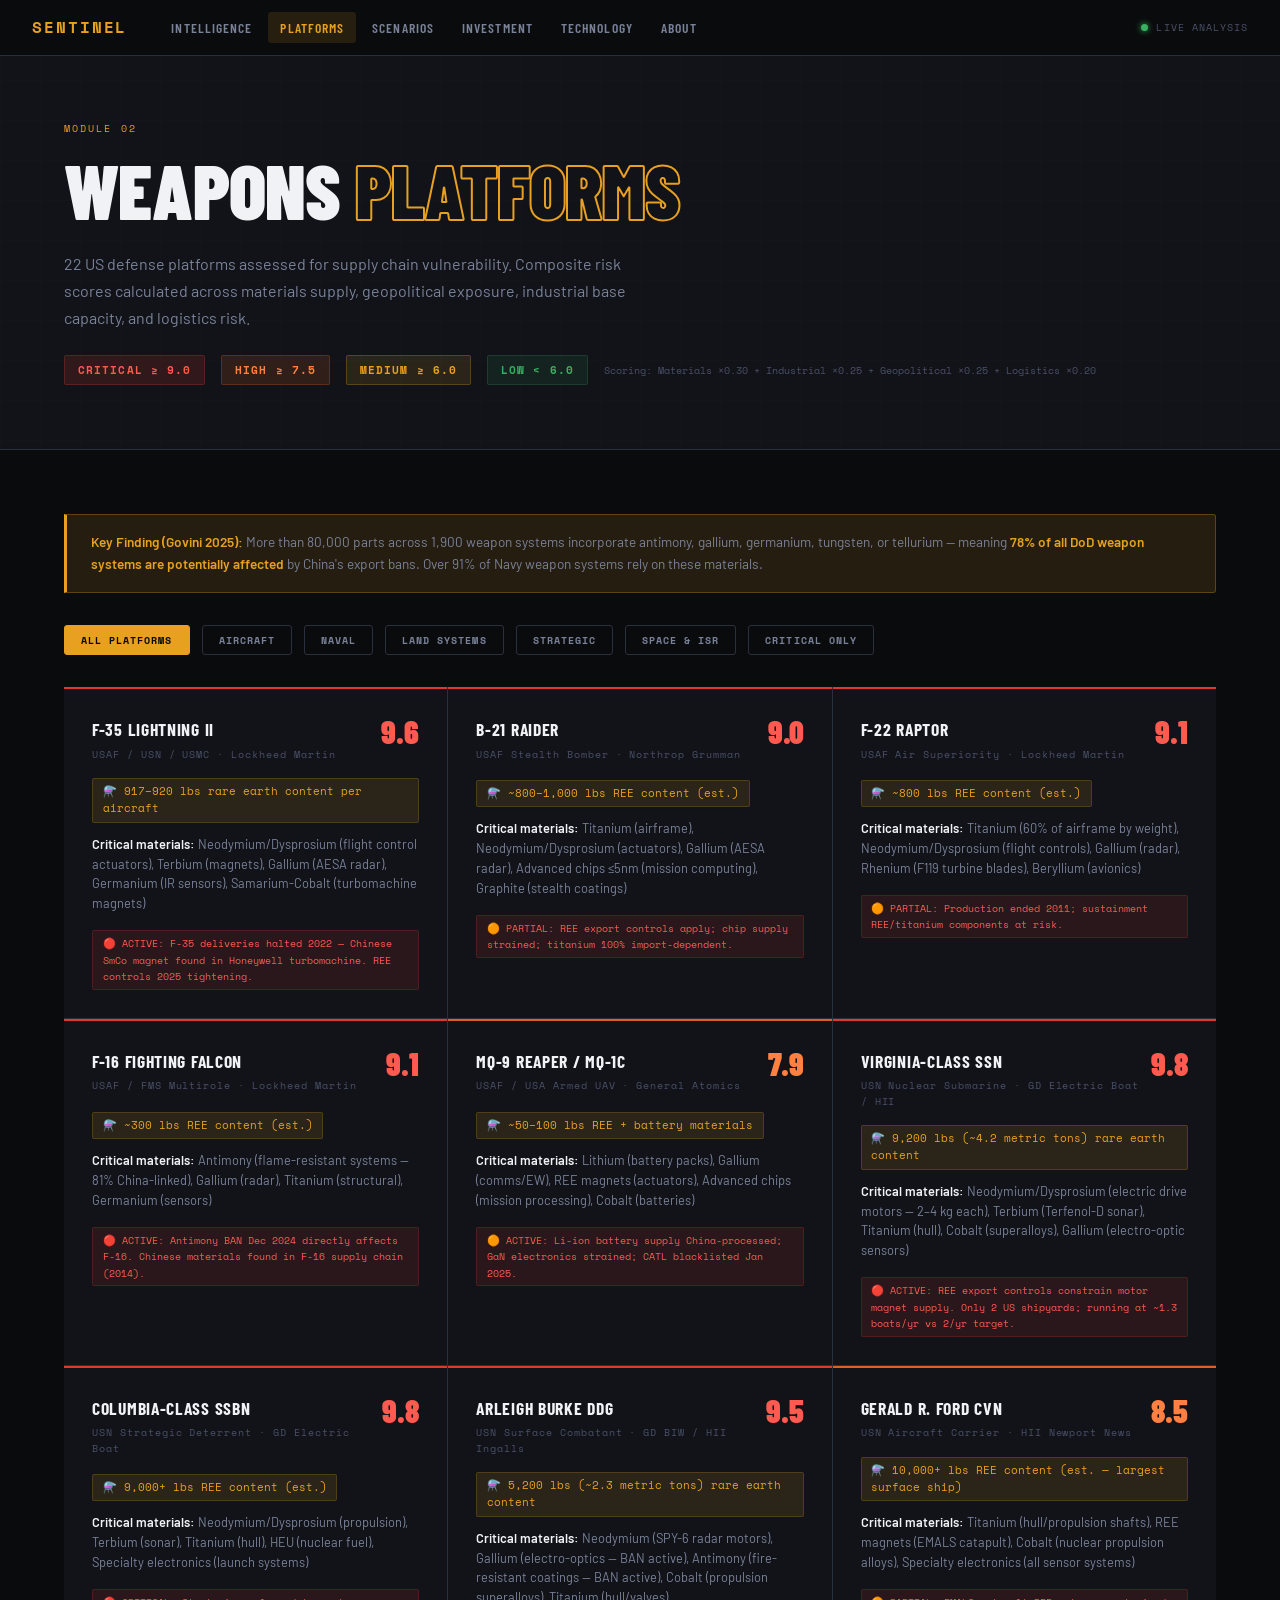
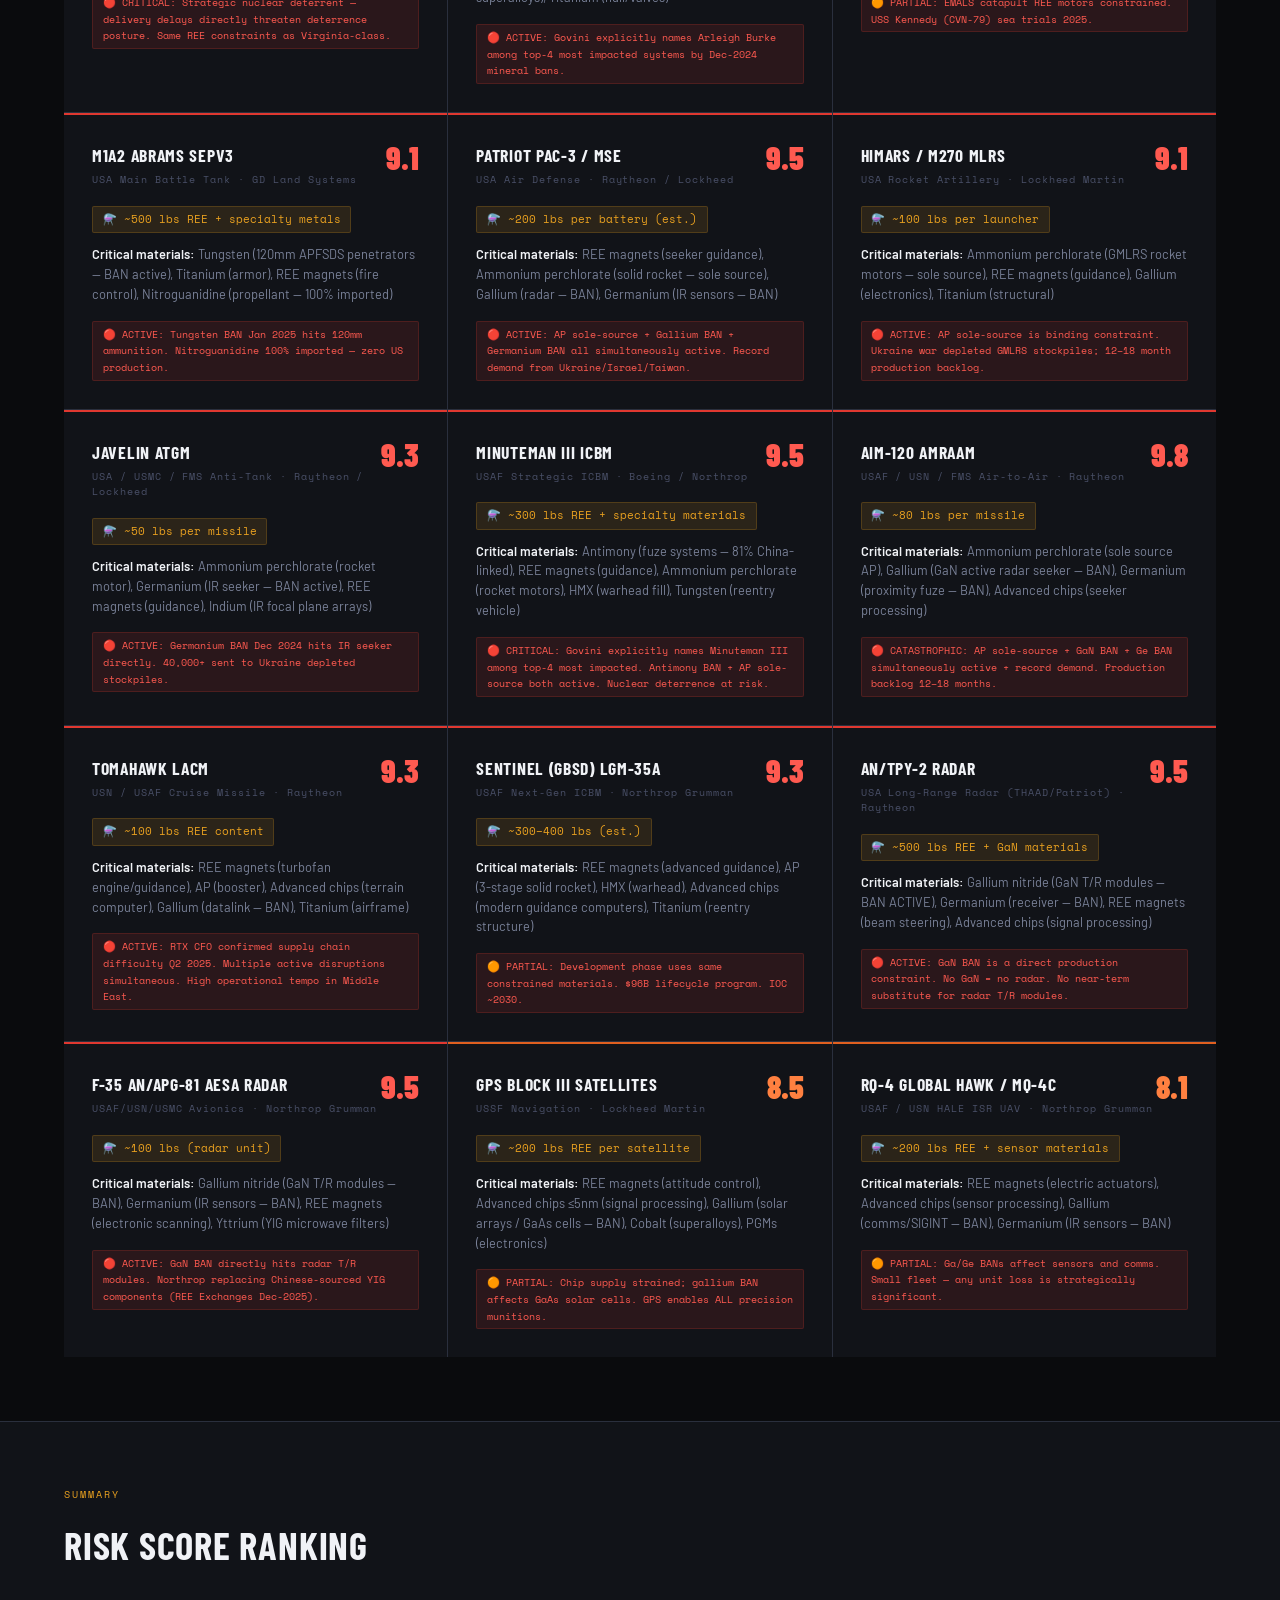
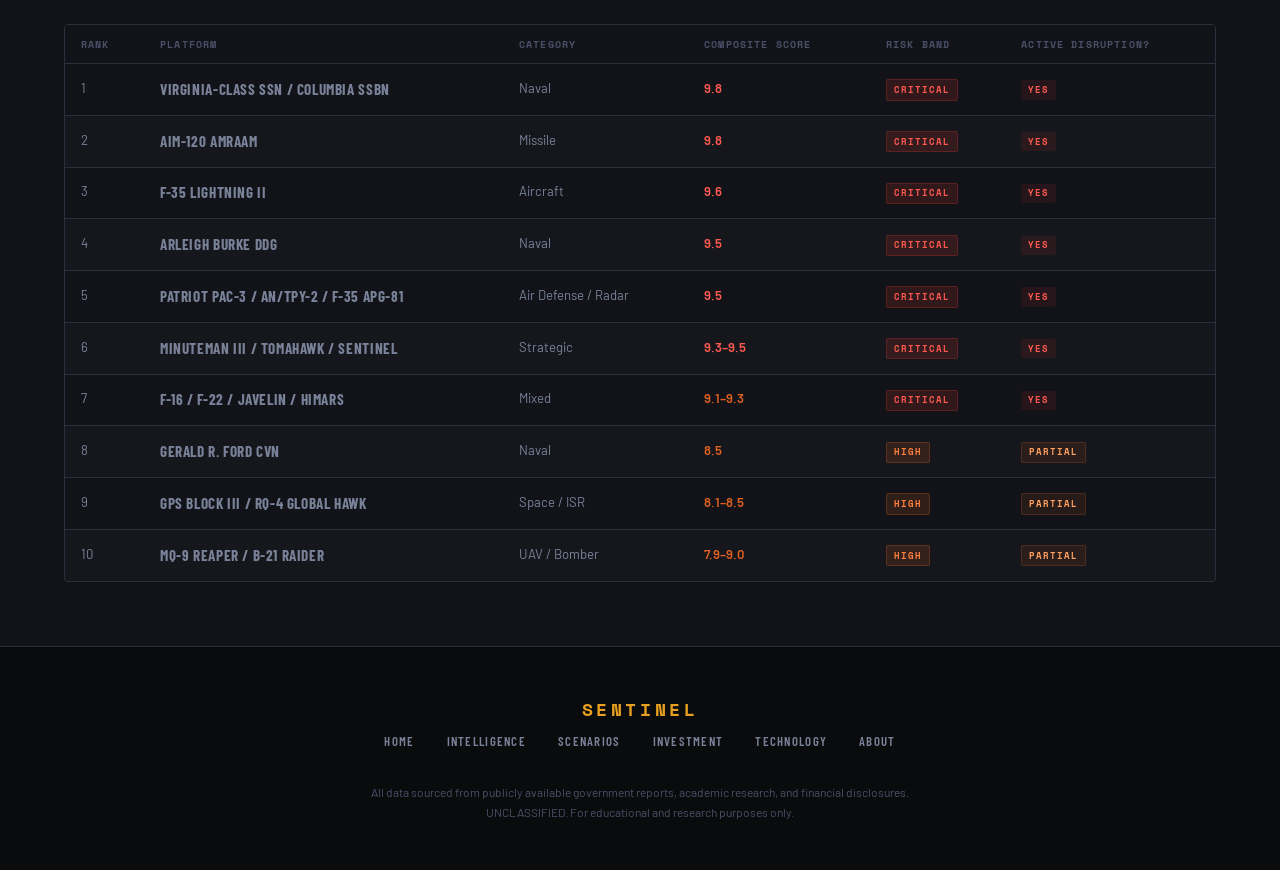
<file: weapons.html>
<!DOCTYPE html>
<html lang="en">
<head>
<meta charset="UTF-8">
<meta name="viewport" content="width=device-width, initial-scale=1.0">
<title>Weapons Platforms — SENTINEL</title>
<link rel="preconnect" href="https://fonts.googleapis.com">
<link href="https://fonts.googleapis.com/css2?family=Space+Mono:ital,wght@0,400;0,700;1,400&family=Barlow+Condensed:wght@300;400;600;700;900&family=Barlow:wght@300;400;500&display=swap" rel="stylesheet">
<link rel="stylesheet" href="style.css">
</head>
<body>
<nav class="nav">
  <a href="index.html" class="nav-logo">SENTINEL</a>
  <div class="nav-links">
    <a href="intelligence.html">Intelligence</a>
    <a href="weapons.html" class="active">Platforms</a>
    <a href="scenarios.html">Scenarios</a>
    <a href="investment.html">Investment</a>
    <a href="technology.html">Technology</a>
    <a href="about.html">About</a>
  </div>
  <div class="nav-status"><span class="status-dot"></span><span class="status-text">LIVE ANALYSIS</span></div>
</nav>

<main>
<div class="page-hero">
  <div class="page-hero-inner">
    <div class="section-label">MODULE 02</div>
    <h1>WEAPONS <em>PLATFORMS</em></h1>
    <p>22 US defense platforms assessed for supply chain vulnerability. Composite risk scores calculated across materials supply, geopolitical exposure, industrial base capacity, and logistics risk.</p>
    <div style="margin-top:1.5rem; display:flex; gap:1rem; flex-wrap:wrap;">
      <span class="badge badge-critical" style="font-size:0.7rem; padding:0.3rem 0.8rem;">CRITICAL ≥ 9.0</span>
      <span class="badge badge-high" style="font-size:0.7rem; padding:0.3rem 0.8rem;">HIGH ≥ 7.5</span>
      <span class="badge badge-medium" style="font-size:0.7rem; padding:0.3rem 0.8rem;">MEDIUM ≥ 6.0</span>
      <span class="badge badge-low" style="font-size:0.7rem; padding:0.3rem 0.8rem;">LOW &lt; 6.0</span>
      <span style="font-family:var(--font-mono); font-size:0.65rem; color:var(--text3); align-self:center;">Scoring: Materials ×0.30 + Industrial ×0.25 + Geopolitical ×0.25 + Logistics ×0.20</span>
    </div>
  </div>
</div>

<section class="data-section">
  <div class="notice-box"><strong>Key Finding (Govini 2025):</strong> More than 80,000 parts across 1,900 weapon systems incorporate antimony, gallium, germanium, tungsten, or tellurium — meaning <strong>78% of all DoD weapon systems are potentially affected</strong> by China's export bans. Over 91% of Navy weapon systems rely on these materials.</div>

  <!-- FILTER BAR -->
  <div style="display:flex; gap:0.75rem; margin-bottom:2rem; flex-wrap:wrap;">
    <button class="filter-btn active" data-filter="all">All Platforms</button>
    <button class="filter-btn" data-filter="aircraft">Aircraft</button>
    <button class="filter-btn" data-filter="naval">Naval</button>
    <button class="filter-btn" data-filter="land">Land Systems</button>
    <button class="filter-btn" data-filter="strategic">Strategic</button>
    <button class="filter-btn" data-filter="space">Space & ISR</button>
    <button class="filter-btn" data-filter="critical-only">Critical Only</button>
  </div>

  <div class="platform-grid" id="platformGrid">

    <!-- AIRCRAFT -->
    <div class="platform-card pc-critical" data-category="aircraft" data-risk="critical">
      <div class="platform-header">
        <div>
          <div class="platform-name">F-35 Lightning II</div>
          <div class="platform-service">USAF / USN / USMC · Lockheed Martin</div>
        </div>
        <div class="platform-score score-critical">9.6</div>
      </div>
      <div class="platform-ree">⚗️ 917–920 lbs rare earth content per aircraft</div>
      <div class="platform-materials"><strong>Critical materials:</strong> Neodymium/Dysprosium (flight control actuators), Terbium (magnets), Gallium (AESA radar), Germanium (IR sensors), Samarium-Cobalt (turbomachine magnets)</div>
      <div style="margin-top:0.75rem;"><span class="platform-disruption">🔴 ACTIVE: F-35 deliveries halted 2022 — Chinese SmCo magnet found in Honeywell turbomachine. REE controls 2025 tightening.</span></div>
    </div>

    <div class="platform-card pc-critical" data-category="aircraft" data-risk="critical">
      <div class="platform-header">
        <div>
          <div class="platform-name">B-21 Raider</div>
          <div class="platform-service">USAF Stealth Bomber · Northrop Grumman</div>
        </div>
        <div class="platform-score score-critical">9.0</div>
      </div>
      <div class="platform-ree">⚗️ ~800–1,000 lbs REE content (est.)</div>
      <div class="platform-materials"><strong>Critical materials:</strong> Titanium (airframe), Neodymium/Dysprosium (actuators), Gallium (AESA radar), Advanced chips ≤5nm (mission computing), Graphite (stealth coatings)</div>
      <div style="margin-top:0.75rem;"><span class="platform-disruption">🟠 PARTIAL: REE export controls apply; chip supply strained; titanium 100% import-dependent.</span></div>
    </div>

    <div class="platform-card pc-critical" data-category="aircraft" data-risk="critical">
      <div class="platform-header">
        <div>
          <div class="platform-name">F-22 Raptor</div>
          <div class="platform-service">USAF Air Superiority · Lockheed Martin</div>
        </div>
        <div class="platform-score score-critical">9.1</div>
      </div>
      <div class="platform-ree">⚗️ ~800 lbs REE content (est.)</div>
      <div class="platform-materials"><strong>Critical materials:</strong> Titanium (60% of airframe by weight), Neodymium/Dysprosium (flight controls), Gallium (radar), Rhenium (F119 turbine blades), Beryllium (avionics)</div>
      <div style="margin-top:0.75rem;"><span class="platform-disruption">🟠 PARTIAL: Production ended 2011; sustainment REE/titanium components at risk.</span></div>
    </div>

    <div class="platform-card pc-critical" data-category="aircraft" data-risk="critical">
      <div class="platform-header">
        <div>
          <div class="platform-name">F-16 Fighting Falcon</div>
          <div class="platform-service">USAF / FMS Multirole · Lockheed Martin</div>
        </div>
        <div class="platform-score score-critical">9.1</div>
      </div>
      <div class="platform-ree">⚗️ ~300 lbs REE content (est.)</div>
      <div class="platform-materials"><strong>Critical materials:</strong> Antimony (flame-resistant systems — 81% China-linked), Gallium (radar), Titanium (structural), Germanium (sensors)</div>
      <div style="margin-top:0.75rem;"><span class="platform-disruption">🔴 ACTIVE: Antimony BAN Dec 2024 directly affects F-16. Chinese materials found in F-16 supply chain (2014).</span></div>
    </div>

    <div class="platform-card pc-high" data-category="aircraft" data-risk="high">
      <div class="platform-header">
        <div>
          <div class="platform-name">MQ-9 Reaper / MQ-1C</div>
          <div class="platform-service">USAF / USA Armed UAV · General Atomics</div>
        </div>
        <div class="platform-score score-high">7.9</div>
      </div>
      <div class="platform-ree">⚗️ ~50–100 lbs REE + battery materials</div>
      <div class="platform-materials"><strong>Critical materials:</strong> Lithium (battery packs), Gallium (comms/EW), REE magnets (actuators), Advanced chips (mission processing), Cobalt (batteries)</div>
      <div style="margin-top:0.75rem;"><span class="platform-disruption">🟠 ACTIVE: Li-ion battery supply China-processed; GaN electronics strained; CATL blacklisted Jan 2025.</span></div>
    </div>

    <!-- NAVAL -->
    <div class="platform-card pc-critical" data-category="naval" data-risk="critical">
      <div class="platform-header">
        <div>
          <div class="platform-name">Virginia-Class SSN</div>
          <div class="platform-service">USN Nuclear Submarine · GD Electric Boat / HII</div>
        </div>
        <div class="platform-score score-critical">9.8</div>
      </div>
      <div class="platform-ree">⚗️ 9,200 lbs (~4.2 metric tons) rare earth content</div>
      <div class="platform-materials"><strong>Critical materials:</strong> Neodymium/Dysprosium (electric drive motors — 2–4 kg each), Terbium (Terfenol-D sonar), Titanium (hull), Cobalt (superalloys), Gallium (electro-optic sensors)</div>
      <div style="margin-top:0.75rem;"><span class="platform-disruption">🔴 ACTIVE: REE export controls constrain motor magnet supply. Only 2 US shipyards; running at ~1.3 boats/yr vs 2/yr target.</span></div>
    </div>

    <div class="platform-card pc-critical" data-category="naval" data-risk="critical">
      <div class="platform-header">
        <div>
          <div class="platform-name">Columbia-Class SSBN</div>
          <div class="platform-service">USN Strategic Deterrent · GD Electric Boat</div>
        </div>
        <div class="platform-score score-critical">9.8</div>
      </div>
      <div class="platform-ree">⚗️ 9,000+ lbs REE content (est.)</div>
      <div class="platform-materials"><strong>Critical materials:</strong> Neodymium/Dysprosium (propulsion), Terbium (sonar), Titanium (hull), HEU (nuclear fuel), Specialty electronics (launch systems)</div>
      <div style="margin-top:0.75rem;"><span class="platform-disruption">🔴 CRITICAL: Strategic nuclear deterrent — delivery delays directly threaten deterrence posture. Same REE constraints as Virginia-class.</span></div>
    </div>

    <div class="platform-card pc-critical" data-category="naval" data-risk="critical">
      <div class="platform-header">
        <div>
          <div class="platform-name">Arleigh Burke DDG</div>
          <div class="platform-service">USN Surface Combatant · GD BIW / HII Ingalls</div>
        </div>
        <div class="platform-score score-critical">9.5</div>
      </div>
      <div class="platform-ree">⚗️ 5,200 lbs (~2.3 metric tons) rare earth content</div>
      <div class="platform-materials"><strong>Critical materials:</strong> Neodymium (SPY-6 radar motors), Gallium (electro-optics — BAN active), Antimony (fire-resistant coatings — BAN active), Cobalt (propulsion superalloys), Titanium (hull/valves)</div>
      <div style="margin-top:0.75rem;"><span class="platform-disruption">🔴 ACTIVE: Govini explicitly names Arleigh Burke among top-4 most impacted systems by Dec-2024 mineral bans.</span></div>
    </div>

    <div class="platform-card pc-high" data-category="naval" data-risk="high">
      <div class="platform-header">
        <div>
          <div class="platform-name">Gerald R. Ford CVN</div>
          <div class="platform-service">USN Aircraft Carrier · HII Newport News</div>
        </div>
        <div class="platform-score score-high">8.5</div>
      </div>
      <div class="platform-ree">⚗️ 10,000+ lbs REE content (est. — largest surface ship)</div>
      <div class="platform-materials"><strong>Critical materials:</strong> Titanium (hull/propulsion shafts), REE magnets (EMALS catapult), Cobalt (nuclear propulsion alloys), Specialty electronics (all sensor systems)</div>
      <div style="margin-top:0.75rem;"><span class="platform-disruption">🟠 PARTIAL: EMALS catapult REE motors constrained. USS Kennedy (CVN-79) sea trials 2025.</span></div>
    </div>

    <!-- LAND -->
    <div class="platform-card pc-critical" data-category="land" data-risk="critical">
      <div class="platform-header">
        <div>
          <div class="platform-name">M1A2 Abrams SEPv3</div>
          <div class="platform-service">USA Main Battle Tank · GD Land Systems</div>
        </div>
        <div class="platform-score score-critical">9.1</div>
      </div>
      <div class="platform-ree">⚗️ ~500 lbs REE + specialty metals</div>
      <div class="platform-materials"><strong>Critical materials:</strong> Tungsten (120mm APFSDS penetrators — BAN active), Titanium (armor), REE magnets (fire control), Nitroguanidine (propellant — 100% imported)</div>
      <div style="margin-top:0.75rem;"><span class="platform-disruption">🔴 ACTIVE: Tungsten BAN Jan 2025 hits 120mm ammunition. Nitroguanidine 100% imported — zero US production.</span></div>
    </div>

    <div class="platform-card pc-critical" data-category="land" data-risk="critical">
      <div class="platform-header">
        <div>
          <div class="platform-name">Patriot PAC-3 / MSE</div>
          <div class="platform-service">USA Air Defense · Raytheon / Lockheed</div>
        </div>
        <div class="platform-score score-critical">9.5</div>
      </div>
      <div class="platform-ree">⚗️ ~200 lbs per battery (est.)</div>
      <div class="platform-materials"><strong>Critical materials:</strong> REE magnets (seeker guidance), Ammonium perchlorate (solid rocket — sole source), Gallium (radar — BAN), Germanium (IR sensors — BAN)</div>
      <div style="margin-top:0.75rem;"><span class="platform-disruption">🔴 ACTIVE: AP sole-source + Gallium BAN + Germanium BAN all simultaneously active. Record demand from Ukraine/Israel/Taiwan.</span></div>
    </div>

    <div class="platform-card pc-critical" data-category="land" data-risk="critical">
      <div class="platform-header">
        <div>
          <div class="platform-name">HIMARS / M270 MLRS</div>
          <div class="platform-service">USA Rocket Artillery · Lockheed Martin</div>
        </div>
        <div class="platform-score score-critical">9.1</div>
      </div>
      <div class="platform-ree">⚗️ ~100 lbs per launcher</div>
      <div class="platform-materials"><strong>Critical materials:</strong> Ammonium perchlorate (GMLRS rocket motors — sole source), REE magnets (guidance), Gallium (electronics), Titanium (structural)</div>
      <div style="margin-top:0.75rem;"><span class="platform-disruption">🔴 ACTIVE: AP sole-source is binding constraint. Ukraine war depleted GMLRS stockpiles; 12–18 month production backlog.</span></div>
    </div>

    <div class="platform-card pc-critical" data-category="land" data-risk="critical">
      <div class="platform-header">
        <div>
          <div class="platform-name">Javelin ATGM</div>
          <div class="platform-service">USA / USMC / FMS Anti-Tank · Raytheon / Lockheed</div>
        </div>
        <div class="platform-score score-critical">9.3</div>
      </div>
      <div class="platform-ree">⚗️ ~50 lbs per missile</div>
      <div class="platform-materials"><strong>Critical materials:</strong> Ammonium perchlorate (rocket motor), Germanium (IR seeker — BAN active), REE magnets (guidance), Indium (IR focal plane arrays)</div>
      <div style="margin-top:0.75rem;"><span class="platform-disruption">🔴 ACTIVE: Germanium BAN Dec 2024 hits IR seeker directly. 40,000+ sent to Ukraine depleted stockpiles.</span></div>
    </div>

    <!-- STRATEGIC -->
    <div class="platform-card pc-critical" data-category="strategic" data-risk="critical">
      <div class="platform-header">
        <div>
          <div class="platform-name">Minuteman III ICBM</div>
          <div class="platform-service">USAF Strategic ICBM · Boeing / Northrop</div>
        </div>
        <div class="platform-score score-critical">9.5</div>
      </div>
      <div class="platform-ree">⚗️ ~300 lbs REE + specialty materials</div>
      <div class="platform-materials"><strong>Critical materials:</strong> Antimony (fuze systems — 81% China-linked), REE magnets (guidance), Ammonium perchlorate (rocket motors), HMX (warhead fill), Tungsten (reentry vehicle)</div>
      <div style="margin-top:0.75rem;"><span class="platform-disruption">🔴 CRITICAL: Govini explicitly names Minuteman III among top-4 most impacted. Antimony BAN + AP sole-source both active. Nuclear deterrence at risk.</span></div>
    </div>

    <div class="platform-card pc-critical" data-category="strategic" data-risk="critical">
      <div class="platform-header">
        <div>
          <div class="platform-name">AIM-120 AMRAAM</div>
          <div class="platform-service">USAF / USN / FMS Air-to-Air · Raytheon</div>
        </div>
        <div class="platform-score score-critical">9.8</div>
      </div>
      <div class="platform-ree">⚗️ ~80 lbs per missile</div>
      <div class="platform-materials"><strong>Critical materials:</strong> Ammonium perchlorate (sole source AP), Gallium (GaN active radar seeker — BAN), Germanium (proximity fuze — BAN), Advanced chips (seeker processing)</div>
      <div style="margin-top:0.75rem;"><span class="platform-disruption">🔴 CATASTROPHIC: AP sole-source + GaN BAN + Ge BAN simultaneously active + record demand. Production backlog 12–18 months.</span></div>
    </div>

    <div class="platform-card pc-critical" data-category="strategic" data-risk="critical">
      <div class="platform-header">
        <div>
          <div class="platform-name">Tomahawk LACM</div>
          <div class="platform-service">USN / USAF Cruise Missile · Raytheon</div>
        </div>
        <div class="platform-score score-critical">9.3</div>
      </div>
      <div class="platform-ree">⚗️ ~100 lbs REE content</div>
      <div class="platform-materials"><strong>Critical materials:</strong> REE magnets (turbofan engine/guidance), AP (booster), Advanced chips (terrain computer), Gallium (datalink — BAN), Titanium (airframe)</div>
      <div style="margin-top:0.75rem;"><span class="platform-disruption">🔴 ACTIVE: RTX CFO confirmed supply chain difficulty Q2 2025. Multiple active disruptions simultaneous. High operational tempo in Middle East.</span></div>
    </div>

    <div class="platform-card pc-critical" data-category="strategic" data-risk="critical">
      <div class="platform-header">
        <div>
          <div class="platform-name">Sentinel (GBSD) LGM-35A</div>
          <div class="platform-service">USAF Next-Gen ICBM · Northrop Grumman</div>
        </div>
        <div class="platform-score score-critical">9.3</div>
      </div>
      <div class="platform-ree">⚗️ ~300–400 lbs (est.)</div>
      <div class="platform-materials"><strong>Critical materials:</strong> REE magnets (advanced guidance), AP (3-stage solid rocket), HMX (warhead), Advanced chips (modern guidance computers), Titanium (reentry structure)</div>
      <div style="margin-top:0.75rem;"><span class="platform-disruption">🟠 PARTIAL: Development phase uses same constrained materials. $96B lifecycle program. IOC ~2030.</span></div>
    </div>

    <!-- SPACE & ISR -->
    <div class="platform-card pc-critical" data-category="space" data-risk="critical">
      <div class="platform-header">
        <div>
          <div class="platform-name">AN/TPY-2 Radar</div>
          <div class="platform-service">USA Long-Range Radar (THAAD/Patriot) · Raytheon</div>
        </div>
        <div class="platform-score score-critical">9.5</div>
      </div>
      <div class="platform-ree">⚗️ ~500 lbs REE + GaN materials</div>
      <div class="platform-materials"><strong>Critical materials:</strong> Gallium nitride (GaN T/R modules — BAN ACTIVE), Germanium (receiver — BAN), REE magnets (beam steering), Advanced chips (signal processing)</div>
      <div style="margin-top:0.75rem;"><span class="platform-disruption">🔴 ACTIVE: GaN BAN is a direct production constraint. No GaN = no radar. No near-term substitute for radar T/R modules.</span></div>
    </div>

    <div class="platform-card pc-critical" data-category="space" data-risk="critical">
      <div class="platform-header">
        <div>
          <div class="platform-name">F-35 AN/APG-81 AESA Radar</div>
          <div class="platform-service">USAF/USN/USMC Avionics · Northrop Grumman</div>
        </div>
        <div class="platform-score score-critical">9.5</div>
      </div>
      <div class="platform-ree">⚗️ ~100 lbs (radar unit)</div>
      <div class="platform-materials"><strong>Critical materials:</strong> Gallium nitride (GaN T/R modules — BAN), Germanium (IR sensors — BAN), REE magnets (electronic scanning), Yttrium (YIG microwave filters)</div>
      <div style="margin-top:0.75rem;"><span class="platform-disruption">🔴 ACTIVE: GaN BAN directly hits radar T/R modules. Northrop replacing Chinese-sourced YIG components (REE Exchanges Dec-2025).</span></div>
    </div>

    <div class="platform-card pc-high" data-category="space" data-risk="high">
      <div class="platform-header">
        <div>
          <div class="platform-name">GPS Block III Satellites</div>
          <div class="platform-service">USSF Navigation · Lockheed Martin</div>
        </div>
        <div class="platform-score score-high">8.5</div>
      </div>
      <div class="platform-ree">⚗️ ~200 lbs REE per satellite</div>
      <div class="platform-materials"><strong>Critical materials:</strong> REE magnets (attitude control), Advanced chips ≤5nm (signal processing), Gallium (solar arrays / GaAs cells — BAN), Cobalt (superalloys), PGMs (electronics)</div>
      <div style="margin-top:0.75rem;"><span class="platform-disruption">🟠 PARTIAL: Chip supply strained; gallium BAN affects GaAs solar cells. GPS enables ALL precision munitions.</span></div>
    </div>

    <div class="platform-card pc-high" data-category="space" data-risk="high">
      <div class="platform-header">
        <div>
          <div class="platform-name">RQ-4 Global Hawk / MQ-4C</div>
          <div class="platform-service">USAF / USN HALE ISR UAV · Northrop Grumman</div>
        </div>
        <div class="platform-score score-high">8.1</div>
      </div>
      <div class="platform-ree">⚗️ ~200 lbs REE + sensor materials</div>
      <div class="platform-materials"><strong>Critical materials:</strong> REE magnets (electric actuators), Advanced chips (sensor processing), Gallium (comms/SIGINT — BAN), Germanium (IR sensors — BAN)</div>
      <div style="margin-top:0.75rem;"><span class="platform-disruption">🟠 PARTIAL: Ga/Ge BANs affect sensors and comms. Small fleet — any unit loss is strategically significant.</span></div>
    </div>

  </div><!-- /platform-grid -->
</section>

<!-- SUMMARY TABLE -->
<section class="data-section" style="background:var(--bg2); border-top:1px solid var(--border);">
  <div class="section-header">
    <div class="section-label">SUMMARY</div>
    <h2 class="section-title">Risk Score Ranking</h2>
  </div>
  <div class="data-table-wrap">
    <table class="data-table">
      <thead>
        <tr><th>Rank</th><th>Platform</th><th>Category</th><th>Composite Score</th><th>Risk Band</th><th>Active Disruption?</th></tr>
      </thead>
      <tbody>
        <tr><td>1</td><td class="cell-name">Virginia-Class SSN / Columbia SSBN</td><td>Naval</td><td><strong style="color:var(--red2)">9.8</strong></td><td><span class="badge badge-critical">CRITICAL</span></td><td><span class="badge badge-yes">YES</span></td></tr>
        <tr><td>2</td><td class="cell-name">AIM-120 AMRAAM</td><td>Missile</td><td><strong style="color:var(--red2)">9.8</strong></td><td><span class="badge badge-critical">CRITICAL</span></td><td><span class="badge badge-yes">YES</span></td></tr>
        <tr><td>3</td><td class="cell-name">F-35 Lightning II</td><td>Aircraft</td><td><strong style="color:var(--red2)">9.6</strong></td><td><span class="badge badge-critical">CRITICAL</span></td><td><span class="badge badge-yes">YES</span></td></tr>
        <tr><td>4</td><td class="cell-name">Arleigh Burke DDG</td><td>Naval</td><td><strong style="color:var(--red2)">9.5</strong></td><td><span class="badge badge-critical">CRITICAL</span></td><td><span class="badge badge-yes">YES</span></td></tr>
        <tr><td>5</td><td class="cell-name">Patriot PAC-3 / AN/TPY-2 / F-35 APG-81</td><td>Air Defense / Radar</td><td><strong style="color:var(--red2)">9.5</strong></td><td><span class="badge badge-critical">CRITICAL</span></td><td><span class="badge badge-yes">YES</span></td></tr>
        <tr><td>6</td><td class="cell-name">Minuteman III / Tomahawk / Sentinel</td><td>Strategic</td><td><strong style="color:var(--red2)">9.3–9.5</strong></td><td><span class="badge badge-critical">CRITICAL</span></td><td><span class="badge badge-yes">YES</span></td></tr>
        <tr><td>7</td><td class="cell-name">F-16 / F-22 / Javelin / HIMARS</td><td>Mixed</td><td><strong style="color:var(--orange)">9.1–9.3</strong></td><td><span class="badge badge-critical">CRITICAL</span></td><td><span class="badge badge-yes">YES</span></td></tr>
        <tr><td>8</td><td class="cell-name">Gerald R. Ford CVN</td><td>Naval</td><td><strong style="color:var(--orange)">8.5</strong></td><td><span class="badge badge-high">HIGH</span></td><td><span class="badge badge-watch">PARTIAL</span></td></tr>
        <tr><td>9</td><td class="cell-name">GPS Block III / RQ-4 Global Hawk</td><td>Space / ISR</td><td><strong style="color:var(--orange)">8.1–8.5</strong></td><td><span class="badge badge-high">HIGH</span></td><td><span class="badge badge-watch">PARTIAL</span></td></tr>
        <tr><td>10</td><td class="cell-name">MQ-9 Reaper / B-21 Raider</td><td>UAV / Bomber</td><td><strong style="color:var(--orange)">7.9–9.0</strong></td><td><span class="badge badge-high">HIGH</span></td><td><span class="badge badge-watch">PARTIAL</span></td></tr>
      </tbody>
    </table>
  </div>
</section>

</main>

<footer class="footer">
  <div class="footer-inner">
    <div class="footer-logo">SENTINEL</div>
    <div class="footer-links">
      <a href="index.html">Home</a><a href="intelligence.html">Intelligence</a><a href="scenarios.html">Scenarios</a><a href="investment.html">Investment</a><a href="technology.html">Technology</a><a href="about.html">About</a>
    </div>
    <div class="footer-disclaimer">All data sourced from publicly available government reports, academic research, and financial disclosures. UNCLASSIFIED. For educational and research purposes only.</div>
  </div>
</footer>
<script src="main.js"></script>
</body>
</html>
</file>
<file: style.css>
/* ============================================================
   SENTINEL — Defense Supply Chain Intelligence
   Design: Industrial / Military Intelligence aesthetic
   Palette: Near-black base, amber accent, red alert, grid texture
   ============================================================ */

:root {
  --bg:        #0a0b0d;
  --bg2:       #111318;
  --bg3:       #181c24;
  --border:    #2a2f3d;
  --border2:   #3a4255;
  --text:      #c8cdd8;
  --text2:     #7a8299;
  --text3:     #4a5068;
  --amber:     #e8a020;
  --amber2:    #f5c060;
  --amber-dim: rgba(232,160,32,0.12);
  --red:       #e03830;
  --red2:      #ff5a50;
  --red-dim:   rgba(224,56,48,0.12);
  --orange:    #e06020;
  --green:     #38b060;
  --green-dim: rgba(56,176,96,0.10);
  --blue:      #4080e0;
  --white:     #f0f2f6;
  --font-mono: 'Space Mono', monospace;
  --font-head: 'Barlow Condensed', sans-serif;
  --font-body: 'Barlow', sans-serif;
  --grid: url("data:image/svg+xml,%3Csvg width='40' height='40' xmlns='http://www.w3.org/2000/svg'%3E%3Cpath d='M0 0h40v40H0z' fill='none'/%3E%3Cpath d='M0 0h1v40H0zM40 0h1v40h-1zM0 0v1h40V0zM0 40v1h40v-1z' fill='%23ffffff06'/%3E%3C/svg%3E");
}

*, *::before, *::after { box-sizing: border-box; margin: 0; padding: 0; }

html { scroll-behavior: smooth; }

body {
  background: var(--bg);
  color: var(--text);
  font-family: var(--font-body);
  font-size: 16px;
  line-height: 1.6;
  overflow-x: hidden;
}

a { color: var(--amber); text-decoration: none; transition: color 0.2s; }
a:hover { color: var(--amber2); }

strong { color: var(--white); font-weight: 600; }

/* ── NAV ── */
.nav {
  position: fixed;
  top: 0; left: 0; right: 0;
  z-index: 100;
  display: flex;
  align-items: center;
  gap: 2rem;
  padding: 0 2rem;
  height: 56px;
  background: rgba(10,11,13,0.92);
  backdrop-filter: blur(12px);
  border-bottom: 1px solid var(--border);
}

.nav-logo {
  font-family: var(--font-mono);
  font-size: 1rem;
  font-weight: 700;
  color: var(--amber);
  letter-spacing: 0.12em;
  white-space: nowrap;
}
.nav-logo:hover { color: var(--amber2); }

.nav-links {
  display: flex;
  gap: 0.25rem;
  flex: 1;
}

.nav-links a {
  color: var(--text2);
  font-family: var(--font-head);
  font-size: 0.85rem;
  font-weight: 600;
  letter-spacing: 0.08em;
  text-transform: uppercase;
  padding: 0.3rem 0.75rem;
  border-radius: 3px;
  transition: color 0.2s, background 0.2s;
}
.nav-links a:hover, .nav-links a.active {
  color: var(--amber);
  background: var(--amber-dim);
}

.nav-status {
  display: flex;
  align-items: center;
  gap: 0.5rem;
  font-family: var(--font-mono);
  font-size: 0.65rem;
  color: var(--text3);
  letter-spacing: 0.1em;
}

.status-dot {
  width: 7px; height: 7px;
  border-radius: 50%;
  background: var(--green);
  box-shadow: 0 0 6px var(--green);
  animation: pulse 2s infinite;
}

@keyframes pulse {
  0%, 100% { opacity: 1; }
  50% { opacity: 0.4; }
}

/* ── HERO ── */
.hero {
  position: relative;
  min-height: 100vh;
  display: flex;
  flex-direction: column;
  justify-content: center;
  padding: 120px 4rem 6rem;
  overflow: hidden;
}

.hero-grid-bg {
  position: absolute;
  inset: 0;
  background-image: var(--grid);
  opacity: 0.6;
  pointer-events: none;
}

.hero-scan-line {
  position: absolute;
  left: 0; right: 0;
  height: 2px;
  background: linear-gradient(90deg, transparent, var(--amber), transparent);
  opacity: 0.3;
  animation: scan 8s linear infinite;
  pointer-events: none;
}

@keyframes scan {
  0%   { top: 0; }
  100% { top: 100%; }
}

.hero-eyebrow {
  display: flex;
  gap: 1rem;
  margin-bottom: 2rem;
}

.tag {
  font-family: var(--font-mono);
  font-size: 0.65rem;
  letter-spacing: 0.12em;
  color: var(--text3);
  border: 1px solid var(--border);
  padding: 0.2rem 0.6rem;
  border-radius: 2px;
}

.tag-alt {
  color: var(--amber);
  border-color: var(--amber-dim);
  background: var(--amber-dim);
}

.hero-title {
  display: flex;
  flex-direction: column;
  font-family: var(--font-head);
  font-weight: 900;
  font-size: clamp(3.5rem, 8vw, 8rem);
  line-height: 0.92;
  letter-spacing: -0.01em;
  text-transform: uppercase;
  color: var(--white);
  margin-bottom: 2rem;
}

.hero-title-line { display: block; }

.hero-title-accent {
  color: transparent;
  -webkit-text-stroke: 2px var(--amber);
}

.hero-sub {
  max-width: 560px;
  font-size: 1.05rem;
  color: var(--text2);
  line-height: 1.7;
  margin-bottom: 3rem;
}

.hero-stats {
  display: flex;
  align-items: center;
  gap: 2rem;
  margin-bottom: 3rem;
}

.stat-block { text-align: left; }

.stat-num {
  font-family: var(--font-head);
  font-size: 2.8rem;
  font-weight: 700;
  color: var(--amber);
  line-height: 1;
}

.stat-num.stat-red { color: var(--red2); }

.stat-label {
  font-family: var(--font-mono);
  font-size: 0.62rem;
  color: var(--text3);
  letter-spacing: 0.1em;
  text-transform: uppercase;
  margin-top: 0.2rem;
}

.stat-divider {
  width: 1px;
  height: 40px;
  background: var(--border);
}

.hero-cta {
  display: flex;
  gap: 1rem;
}

.btn {
  font-family: var(--font-head);
  font-size: 0.9rem;
  font-weight: 700;
  letter-spacing: 0.1em;
  text-transform: uppercase;
  padding: 0.8rem 2rem;
  border-radius: 3px;
  transition: all 0.2s;
  display: inline-block;
}

.btn-primary {
  background: var(--amber);
  color: var(--bg);
  border: 2px solid var(--amber);
}
.btn-primary:hover {
  background: var(--amber2);
  border-color: var(--amber2);
  color: var(--bg);
  transform: translateY(-1px);
}

.btn-outline {
  background: transparent;
  color: var(--amber);
  border: 2px solid var(--border2);
}
.btn-outline:hover {
  border-color: var(--amber);
  background: var(--amber-dim);
  color: var(--amber2);
}

/* ── ALERT TICKER ── */
.alert-section {
  background: var(--bg2);
  border-top: 1px solid var(--red);
  border-bottom: 1px solid var(--border);
  overflow: hidden;
}

.alert-inner {
  display: flex;
  align-items: center;
  height: 42px;
}

.alert-label {
  font-family: var(--font-mono);
  font-size: 0.62rem;
  font-weight: 700;
  letter-spacing: 0.15em;
  color: var(--red2);
  background: var(--red-dim);
  border-right: 1px solid var(--red);
  padding: 0 1.2rem;
  height: 100%;
  display: flex;
  align-items: center;
  white-space: nowrap;
  flex-shrink: 0;
}

.alert-ticker {
  flex: 1;
  overflow: hidden;
}

.ticker-track {
  display: inline-flex;
  white-space: nowrap;
  animation: ticker 60s linear infinite;
  font-family: var(--font-mono);
  font-size: 0.68rem;
  color: var(--text2);
  letter-spacing: 0.05em;
}

@keyframes ticker {
  0%   { transform: translateX(0); }
  100% { transform: translateX(-50%); }
}

/* ── SECTION COMMONS ── */
section {
  padding: 6rem 4rem;
}

.section-header {
  margin-bottom: 3rem;
}

.section-label {
  font-family: var(--font-mono);
  font-size: 0.65rem;
  letter-spacing: 0.2em;
  color: var(--amber);
  text-transform: uppercase;
  margin-bottom: 0.75rem;
}

.section-title {
  font-family: var(--font-head);
  font-size: 2.4rem;
  font-weight: 700;
  color: var(--white);
  text-transform: uppercase;
  letter-spacing: 0.02em;
}

/* ── FINDINGS CARDS ── */
.findings-section {
  background: var(--bg);
}

.findings-grid {
  display: grid;
  grid-template-columns: repeat(3, 1fr);
  gap: 1.5px;
}

.finding-card {
  background: var(--bg2);
  border: 1px solid var(--border);
  padding: 2rem;
  position: relative;
  transition: border-color 0.2s, background 0.2s;
}

.finding-card:hover {
  border-color: var(--border2);
  background: var(--bg3);
}

.finding-card::before {
  content: '';
  position: absolute;
  top: 0; left: 0; right: 0;
  height: 3px;
}

.finding-critical::before { background: var(--red); }
.finding-high::before     { background: var(--orange); }
.finding-medium::before   { background: var(--amber); }

.finding-badge {
  font-family: var(--font-mono);
  font-size: 0.6rem;
  font-weight: 700;
  letter-spacing: 0.15em;
  padding: 0.2rem 0.5rem;
  border-radius: 2px;
  display: inline-block;
  margin-bottom: 1rem;
  background: var(--red-dim);
  color: var(--red2);
  border: 1px solid rgba(224,56,48,0.3);
}

.finding-badge-high {
  background: rgba(224,96,32,0.12);
  color: #ff8040;
  border-color: rgba(224,96,32,0.3);
}

.finding-badge-medium {
  background: var(--amber-dim);
  color: var(--amber);
  border-color: rgba(232,160,32,0.3);
}

.finding-icon {
  font-size: 1.8rem;
  margin-bottom: 0.75rem;
  filter: grayscale(0.3);
}

.finding-card h3 {
  font-family: var(--font-head);
  font-size: 1.2rem;
  font-weight: 700;
  color: var(--white);
  text-transform: uppercase;
  letter-spacing: 0.04em;
  margin-bottom: 0.75rem;
}

.finding-card p {
  font-size: 0.9rem;
  color: var(--text2);
  line-height: 1.65;
  margin-bottom: 1.2rem;
}

.finding-link {
  font-family: var(--font-mono);
  font-size: 0.68rem;
  letter-spacing: 0.1em;
  color: var(--amber);
  border-bottom: 1px solid var(--amber-dim);
  padding-bottom: 1px;
  transition: border-color 0.2s;
}
.finding-link:hover { border-color: var(--amber); color: var(--amber2); }

/* ── RISK MATRIX ── */
.matrix-section {
  background: var(--bg2);
  border-top: 1px solid var(--border);
  border-bottom: 1px solid var(--border);
}

.matrix-grid {
  display: flex;
  flex-direction: column;
  gap: 1px;
}

.matrix-row {
  display: grid;
  grid-template-columns: 220px 1fr 1fr 1fr 120px;
  align-items: center;
  gap: 1rem;
  padding: 0.9rem 1.5rem;
  background: var(--bg3);
  border: 1px solid var(--border);
  transition: border-color 0.2s;
}

.matrix-row:hover { border-color: var(--border2); }

.matrix-header-row {
  background: var(--bg2);
  font-family: var(--font-mono);
  font-size: 0.65rem;
  letter-spacing: 0.1em;
  color: var(--text3);
  text-transform: uppercase;
}

.matrix-label {
  font-family: var(--font-head);
  font-size: 0.95rem;
  font-weight: 600;
  color: var(--white);
  text-transform: uppercase;
  letter-spacing: 0.04em;
}

.matrix-label a {
  color: var(--white);
}
.matrix-label a:hover { color: var(--amber); }

.risk-pill {
  font-family: var(--font-mono);
  font-size: 0.65rem;
  font-weight: 700;
  letter-spacing: 0.1em;
  padding: 0.2rem 0.6rem;
  border-radius: 2px;
  display: inline-block;
}

.risk-critical { background: rgba(224,56,48,0.15); color: var(--red2); border: 1px solid rgba(224,56,48,0.3); }
.risk-high     { background: rgba(224,96,32,0.15); color: #ff8040; border: 1px solid rgba(224,96,32,0.3); }
.risk-medium   { background: rgba(232,160,32,0.15); color: var(--amber); border: 1px solid rgba(232,160,32,0.3); }
.risk-low      { background: rgba(56,176,96,0.12); color: var(--green); border: 1px solid rgba(56,176,96,0.25); }

/* ── MODULES GRID ── */
.modules-section { background: var(--bg); }

.modules-grid {
  display: grid;
  grid-template-columns: repeat(3, 1fr);
  gap: 1px;
  background: var(--border);
}

.module-card {
  background: var(--bg2);
  padding: 2.5rem 2rem;
  display: block;
  color: var(--text);
  border: none;
  transition: background 0.2s;
  position: relative;
  overflow: hidden;
}

.module-card::after {
  content: '→';
  position: absolute;
  bottom: 1.5rem;
  right: 1.5rem;
  font-family: var(--font-mono);
  font-size: 1rem;
  color: var(--border2);
  transition: color 0.2s, transform 0.2s;
}

.module-card:hover { background: var(--bg3); }
.module-card:hover::after { color: var(--amber); transform: translateX(4px); }
.module-card:hover .module-number { color: var(--amber2); }

.module-card-alt { background: var(--bg); }
.module-card-alt:hover { background: var(--bg2); }

.module-number {
  font-family: var(--font-mono);
  font-size: 0.65rem;
  font-weight: 700;
  letter-spacing: 0.15em;
  color: var(--text3);
  margin-bottom: 1rem;
  transition: color 0.2s;
}

.module-card h3 {
  font-family: var(--font-head);
  font-size: 1.3rem;
  font-weight: 700;
  color: var(--white);
  text-transform: uppercase;
  letter-spacing: 0.04em;
  margin-bottom: 0.75rem;
}

.module-card p {
  font-size: 0.875rem;
  color: var(--text2);
  line-height: 1.65;
  margin-bottom: 1.5rem;
}

.module-tag {
  font-family: var(--font-mono);
  font-size: 0.6rem;
  letter-spacing: 0.12em;
  color: var(--amber);
  background: var(--amber-dim);
  border: 1px solid rgba(232,160,32,0.2);
  padding: 0.15rem 0.5rem;
  border-radius: 2px;
  display: inline-block;
}

/* ── QUOTE ── */
.quote-section {
  background: var(--bg2);
  border-top: 1px solid var(--border);
  padding: 5rem 4rem;
  text-align: center;
}

.quote-section blockquote {
  font-family: var(--font-head);
  font-size: clamp(1.1rem, 2.5vw, 1.6rem);
  font-weight: 400;
  color: var(--text2);
  line-height: 1.6;
  max-width: 800px;
  margin: 0 auto 1.5rem;
  font-style: italic;
}

.quote-section blockquote strong { color: var(--red2); }

.quote-section cite {
  font-family: var(--font-mono);
  font-size: 0.7rem;
  color: var(--text3);
  letter-spacing: 0.08em;
}

/* ── FOOTER ── */
.footer {
  background: var(--bg);
  border-top: 1px solid var(--border);
  padding: 3rem 4rem;
}

.footer-inner {
  max-width: 900px;
  margin: 0 auto;
  text-align: center;
}

.footer-logo {
  font-family: var(--font-mono);
  font-size: 1.1rem;
  font-weight: 700;
  color: var(--amber);
  letter-spacing: 0.2em;
  margin-bottom: 0.5rem;
}

.footer-desc {
  font-family: var(--font-head);
  font-size: 0.8rem;
  color: var(--text3);
  letter-spacing: 0.1em;
  text-transform: uppercase;
  margin-bottom: 2rem;
}

.footer-links {
  display: flex;
  justify-content: center;
  gap: 2rem;
  margin-bottom: 2rem;
  flex-wrap: wrap;
}

.footer-links a {
  font-family: var(--font-head);
  font-size: 0.8rem;
  font-weight: 600;
  letter-spacing: 0.1em;
  text-transform: uppercase;
  color: var(--text2);
}
.footer-links a:hover { color: var(--amber); }

.footer-disclaimer {
  font-size: 0.75rem;
  color: var(--text3);
  line-height: 1.6;
  max-width: 600px;
  margin: 0 auto;
}

/* ── PAGE HERO (inner pages) ── */
.page-hero {
  padding: 120px 4rem 4rem;
  border-bottom: 1px solid var(--border);
  background: var(--bg2);
  position: relative;
}

.page-hero::before {
  content: '';
  position: absolute;
  inset: 0;
  background-image: var(--grid);
  opacity: 0.4;
  pointer-events: none;
}

.page-hero-inner { position: relative; }

.page-hero h1 {
  font-family: var(--font-head);
  font-size: clamp(2.5rem, 6vw, 5.5rem);
  font-weight: 900;
  color: var(--white);
  text-transform: uppercase;
  letter-spacing: -0.01em;
  line-height: 0.95;
  margin: 1rem 0 1.5rem;
}

.page-hero h1 em {
  font-style: normal;
  color: transparent;
  -webkit-text-stroke: 2px var(--amber);
}

.page-hero p {
  max-width: 600px;
  color: var(--text2);
  font-size: 1rem;
  line-height: 1.7;
}

/* ── DATA TABLES (inner pages) ── */
.data-section {
  padding: 4rem;
}

.data-section + .data-section {
  border-top: 1px solid var(--border);
}

.data-table-wrap {
  overflow-x: auto;
  border: 1px solid var(--border);
  border-radius: 4px;
}

.data-table {
  width: 100%;
  border-collapse: collapse;
  font-size: 0.82rem;
}

.data-table th {
  font-family: var(--font-mono);
  font-size: 0.6rem;
  letter-spacing: 0.12em;
  text-transform: uppercase;
  color: var(--text3);
  background: var(--bg2);
  padding: 0.7rem 1rem;
  text-align: left;
  border-bottom: 1px solid var(--border);
  white-space: nowrap;
}

.data-table td {
  padding: 0.85rem 1rem;
  border-bottom: 1px solid var(--border);
  color: var(--text2);
  vertical-align: top;
  line-height: 1.55;
}

.data-table tr:last-child td { border-bottom: none; }

.data-table tr:nth-child(even) td { background: rgba(255,255,255,0.015); }

.data-table tr:hover td { background: rgba(232,160,32,0.04); }

.cell-name {
  font-family: var(--font-head);
  font-size: 0.95rem;
  font-weight: 700;
  color: var(--white);
  text-transform: uppercase;
  letter-spacing: 0.04em;
  white-space: nowrap;
}

.cell-sub {
  font-family: var(--font-mono);
  font-size: 0.62rem;
  color: var(--text3);
  display: block;
  margin-top: 0.2rem;
}

.badge {
  font-family: var(--font-mono);
  font-size: 0.58rem;
  font-weight: 700;
  letter-spacing: 0.1em;
  padding: 0.15rem 0.45rem;
  border-radius: 2px;
  display: inline-block;
  white-space: nowrap;
}

.badge-critical { background: rgba(224,56,48,0.15); color: var(--red2); border: 1px solid rgba(224,56,48,0.25); }
.badge-high     { background: rgba(224,96,32,0.15); color: #ff8040; border: 1px solid rgba(224,96,32,0.25); }
.badge-medium   { background: rgba(232,160,32,0.12); color: var(--amber); border: 1px solid rgba(232,160,32,0.25); }
.badge-low      { background: rgba(56,176,96,0.10); color: var(--green); border: 1px solid rgba(56,176,96,0.2); }
.badge-watch    { background: rgba(224,96,32,0.1); color: #ffa060; border: 1px solid rgba(224,96,32,0.2); }
.badge-yes      { background: rgba(224,56,48,0.1); color: var(--red2); }
.badge-no       { background: rgba(56,176,96,0.08); color: var(--green); }

.score-bar-wrap {
  display: flex;
  align-items: center;
  gap: 0.5rem;
}

.score-bar {
  height: 4px;
  border-radius: 2px;
  flex-shrink: 0;
}

.score-num {
  font-family: var(--font-mono);
  font-size: 0.7rem;
  color: var(--text2);
  white-space: nowrap;
}

/* ── WEAPONS PAGE ── */
.platform-grid {
  display: grid;
  grid-template-columns: repeat(auto-fill, minmax(340px, 1fr));
  gap: 1px;
  background: var(--border);
}

.platform-card {
  background: var(--bg2);
  padding: 1.75rem;
  position: relative;
  transition: background 0.2s;
}

.platform-card:hover { background: var(--bg3); }

.platform-card::before {
  content: '';
  position: absolute;
  top: 0; left: 0; right: 0;
  height: 2px;
}

.pc-critical::before { background: var(--red); }
.pc-high::before     { background: var(--orange); }
.pc-medium::before   { background: var(--amber); }

.platform-header {
  display: flex;
  justify-content: space-between;
  align-items: flex-start;
  margin-bottom: 1rem;
}

.platform-name {
  font-family: var(--font-head);
  font-size: 1.1rem;
  font-weight: 700;
  color: var(--white);
  text-transform: uppercase;
  letter-spacing: 0.04em;
}

.platform-service {
  font-family: var(--font-mono);
  font-size: 0.6rem;
  color: var(--text3);
  letter-spacing: 0.1em;
  margin-top: 0.2rem;
}

.platform-score {
  font-family: var(--font-head);
  font-size: 2rem;
  font-weight: 900;
  line-height: 1;
}

.score-critical { color: var(--red2); }
.score-high     { color: #ff8040; }
.score-medium   { color: var(--amber); }

.platform-ree {
  font-family: var(--font-mono);
  font-size: 0.68rem;
  color: var(--amber);
  background: var(--amber-dim);
  border: 1px solid rgba(232,160,32,0.2);
  padding: 0.25rem 0.6rem;
  border-radius: 2px;
  display: inline-block;
  margin-bottom: 0.75rem;
}

.platform-materials {
  font-size: 0.8rem;
  color: var(--text2);
  line-height: 1.55;
  margin-bottom: 1rem;
}

.platform-disruption {
  font-family: var(--font-mono);
  font-size: 0.65rem;
  color: var(--red2);
  background: var(--red-dim);
  border: 1px solid rgba(224,56,48,0.2);
  padding: 0.25rem 0.6rem;
  border-radius: 2px;
  display: inline-block;
}

.platform-disruption.no-disruption {
  color: var(--text3);
  background: transparent;
  border-color: var(--border);
}

/* ── SCENARIO PAGE ── */
.scenario-card {
  background: var(--bg2);
  border: 1px solid var(--border);
  border-left: 3px solid var(--red);
  margin-bottom: 1.5rem;
  overflow: hidden;
}

.scenario-card.sc-high { border-left-color: var(--orange); }
.scenario-card.sc-critical { border-left-color: var(--red); }

.scenario-header {
  display: flex;
  align-items: center;
  gap: 1.5rem;
  padding: 1.5rem 2rem;
  cursor: pointer;
  transition: background 0.2s;
  user-select: none;
}

.scenario-header:hover { background: var(--bg3); }

.scenario-emoji { font-size: 1.8rem; flex-shrink: 0; }

.scenario-title-wrap { flex: 1; }

.scenario-title {
  font-family: var(--font-head);
  font-size: 1.3rem;
  font-weight: 700;
  color: var(--white);
  text-transform: uppercase;
  letter-spacing: 0.04em;
}

.scenario-trigger {
  font-size: 0.82rem;
  color: var(--text2);
  margin-top: 0.25rem;
}

.scenario-risk-badge { flex-shrink: 0; }

.scenario-toggle {
  font-family: var(--font-mono);
  font-size: 1rem;
  color: var(--text3);
  transition: transform 0.3s;
  flex-shrink: 0;
}

.scenario-body {
  display: none;
  padding: 0 2rem 2rem;
}

.scenario-body.open { display: block; }

.scenario-timeline {
  display: grid;
  grid-template-columns: repeat(4, 1fr);
  gap: 1px;
  background: var(--border);
  margin-bottom: 1.5rem;
}

.timeline-phase {
  background: var(--bg3);
  padding: 1.2rem;
}

.timeline-label {
  font-family: var(--font-mono);
  font-size: 0.6rem;
  letter-spacing: 0.15em;
  color: var(--amber);
  text-transform: uppercase;
  margin-bottom: 0.6rem;
}

.timeline-content {
  font-size: 0.8rem;
  color: var(--text2);
  line-height: 1.6;
}

.scenario-impact-grid {
  display: grid;
  grid-template-columns: 1fr 1fr;
  gap: 1rem;
}

.impact-box {
  background: var(--bg3);
  border: 1px solid var(--border);
  padding: 1.2rem;
  border-radius: 3px;
}

.impact-box-title {
  font-family: var(--font-mono);
  font-size: 0.62rem;
  letter-spacing: 0.12em;
  color: var(--text3);
  text-transform: uppercase;
  margin-bottom: 0.5rem;
}

.impact-box-content {
  font-size: 0.82rem;
  color: var(--text2);
  line-height: 1.6;
}

.impact-box.impact-econ .impact-box-content {
  font-family: var(--font-head);
  font-size: 1.4rem;
  font-weight: 700;
  color: var(--red2);
}

/* ── INVESTMENT PAGE ── */
.company-grid {
  display: grid;
  grid-template-columns: repeat(auto-fill, minmax(380px, 1fr));
  gap: 1px;
  background: var(--border);
}

.company-card {
  background: var(--bg2);
  padding: 1.75rem;
  transition: background 0.2s;
  position: relative;
}

.company-card:hover { background: var(--bg3); }

.company-card.threat-actor {
  border-top: 2px solid var(--red);
}

.company-header {
  display: flex;
  justify-content: space-between;
  align-items: flex-start;
  margin-bottom: 1rem;
}

.company-name {
  font-family: var(--font-head);
  font-size: 1.15rem;
  font-weight: 700;
  color: var(--white);
  text-transform: uppercase;
  letter-spacing: 0.04em;
}

.company-ticker {
  font-family: var(--font-mono);
  font-size: 0.62rem;
  color: var(--text3);
  margin-top: 0.2rem;
}

.company-health {
  font-family: var(--font-mono);
  font-size: 0.6rem;
  font-weight: 700;
  padding: 0.2rem 0.5rem;
  border-radius: 2px;
}

.health-strong { background: var(--green-dim); color: var(--green); border: 1px solid rgba(56,176,96,0.2); }
.health-moderate { background: var(--amber-dim); color: var(--amber); border: 1px solid rgba(232,160,32,0.2); }
.health-distressed { background: var(--red-dim); color: var(--red2); border: 1px solid rgba(224,56,48,0.2); }
.health-bankrupt { background: rgba(100,0,0,0.3); color: #ff6060; border: 1px solid rgba(224,56,48,0.4); }

.company-revenue {
  font-family: var(--font-mono);
  font-size: 0.72rem;
  color: var(--amber);
  margin-bottom: 0.75rem;
}

.company-desc {
  font-size: 0.82rem;
  color: var(--text2);
  line-height: 1.6;
  margin-bottom: 1rem;
}

.company-risk {
  font-size: 0.78rem;
  color: var(--text2);
  background: var(--bg3);
  border: 1px solid var(--border);
  padding: 0.75rem;
  border-radius: 3px;
  line-height: 1.6;
  font-style: italic;
}

/* ── TECH PAGE ── */
.sub-card {
  background: var(--bg2);
  border: 1px solid var(--border);
  border-left: 3px solid var(--border2);
  padding: 1.75rem;
  margin-bottom: 1rem;
  transition: border-color 0.2s;
}

.sub-card:hover { border-color: var(--border2); border-left-color: var(--amber); }

.sub-card.promising { border-left-color: var(--green); }
.sub-card.critical-gap { border-left-color: var(--red); }
.sub-card.in-progress { border-left-color: var(--amber); }

.sub-header {
  display: grid;
  grid-template-columns: 1fr 1fr auto;
  gap: 2rem;
  align-items: start;
  margin-bottom: 1.2rem;
}

.sub-replaces-label {
  font-family: var(--font-mono);
  font-size: 0.58rem;
  color: var(--text3);
  letter-spacing: 0.1em;
  text-transform: uppercase;
  margin-bottom: 0.3rem;
}

.sub-replaces {
  font-family: var(--font-head);
  font-size: 1rem;
  font-weight: 700;
  color: var(--white);
  text-transform: uppercase;
}

.sub-name {
  font-family: var(--font-head);
  font-size: 1rem;
  font-weight: 700;
  color: var(--amber);
  text-transform: uppercase;
}

.sub-trl {
  font-family: var(--font-mono);
  font-size: 0.65rem;
  color: var(--text3);
  margin-top: 0.2rem;
}

.sub-timeline {
  font-family: var(--font-mono);
  font-size: 0.68rem;
  color: var(--text2);
  text-align: right;
}

.sub-body {
  font-size: 0.85rem;
  color: var(--text2);
  line-height: 1.65;
}

.sub-meta {
  display: flex;
  gap: 1rem;
  flex-wrap: wrap;
  margin-top: 1rem;
}

.sub-meta-item {
  font-family: var(--font-mono);
  font-size: 0.62rem;
  color: var(--text3);
  letter-spacing: 0.08em;
}

.sub-meta-item span {
  color: var(--text2);
}

/* ── ABOUT PAGE ── */
.about-grid {
  display: grid;
  grid-template-columns: 2fr 1fr;
  gap: 4rem;
}

.about-content h2 {
  font-family: var(--font-head);
  font-size: 1.8rem;
  font-weight: 700;
  color: var(--white);
  text-transform: uppercase;
  letter-spacing: 0.04em;
  margin-bottom: 1rem;
}

.about-content p {
  color: var(--text2);
  line-height: 1.75;
  margin-bottom: 1.5rem;
}

.source-list {
  list-style: none;
  display: flex;
  flex-direction: column;
  gap: 0.5rem;
}

.source-list li {
  font-family: var(--font-mono);
  font-size: 0.72rem;
  color: var(--text2);
  padding: 0.5rem 0.75rem;
  background: var(--bg2);
  border: 1px solid var(--border);
  border-radius: 2px;
  line-height: 1.5;
}

.source-list li::before {
  content: '▸ ';
  color: var(--amber);
}

.scoring-box {
  background: var(--bg2);
  border: 1px solid var(--border);
  padding: 1.5rem;
  border-radius: 4px;
  position: sticky;
  top: 80px;
}

.scoring-box h3 {
  font-family: var(--font-head);
  font-size: 1rem;
  font-weight: 700;
  color: var(--white);
  text-transform: uppercase;
  letter-spacing: 0.06em;
  margin-bottom: 1rem;
  padding-bottom: 0.75rem;
  border-bottom: 1px solid var(--border);
}

.score-weight-row {
  display: flex;
  justify-content: space-between;
  align-items: center;
  padding: 0.5rem 0;
  border-bottom: 1px solid var(--border);
  font-size: 0.82rem;
  color: var(--text2);
}

.score-weight-row:last-child { border-bottom: none; }

.score-weight-num {
  font-family: var(--font-mono);
  font-size: 0.72rem;
  color: var(--amber);
}

/* ── UTILITY ── */
.tag-row {
  display: flex;
  gap: 0.5rem;
  flex-wrap: wrap;
  margin-bottom: 0.5rem;
}

.divider-label {
  font-family: var(--font-head);
  font-size: 1rem;
  font-weight: 700;
  color: var(--white);
  text-transform: uppercase;
  letter-spacing: 0.1em;
  padding: 0.6rem 1.5rem;
  background: var(--bg3);
  border: 1px solid var(--border);
  border-left: 3px solid var(--amber);
  margin: 2rem 0 1rem;
}

.notice-box {
  background: var(--amber-dim);
  border: 1px solid rgba(232,160,32,0.3);
  border-left: 3px solid var(--amber);
  padding: 1rem 1.5rem;
  font-size: 0.85rem;
  color: var(--text2);
  line-height: 1.65;
  margin-bottom: 2rem;
  border-radius: 0 3px 3px 0;
}

.notice-box strong { color: var(--amber); }

/* ── RESPONSIVE ── */
@media (max-width: 1024px) {
  section { padding: 4rem 2rem; }
  .hero { padding: 100px 2rem 4rem; }
  .findings-grid { grid-template-columns: repeat(2, 1fr); }
  .modules-grid { grid-template-columns: repeat(2, 1fr); }
  .data-section { padding: 3rem 2rem; }
}

@media (max-width: 768px) {
  .nav-links { display: none; }
  .hero { padding: 90px 1.5rem 3rem; }
  .hero-stats { flex-wrap: wrap; gap: 1.5rem; }
  .stat-divider { display: none; }
  .findings-grid { grid-template-columns: 1fr; }
  .modules-grid { grid-template-columns: 1fr; }
  .matrix-row { grid-template-columns: 1fr 1fr; }
  .matrix-header-row { display: none; }
  section { padding: 3rem 1.5rem; }
  .hero-title { font-size: 3.5rem; }
  .about-grid { grid-template-columns: 1fr; }
  .scenario-timeline { grid-template-columns: 1fr 1fr; }
  .sub-header { grid-template-columns: 1fr; }
  .platform-grid { grid-template-columns: 1fr; }
  .company-grid { grid-template-columns: 1fr; }
  .scenario-impact-grid { grid-template-columns: 1fr; }
}

/* ── PAGE TRANSITIONS ── */
body {
  animation: fadeIn 0.4s ease;
}

@keyframes fadeIn {
  from { opacity: 0; transform: translateY(8px); }
  to   { opacity: 1; transform: translateY(0); }
}
</file>
